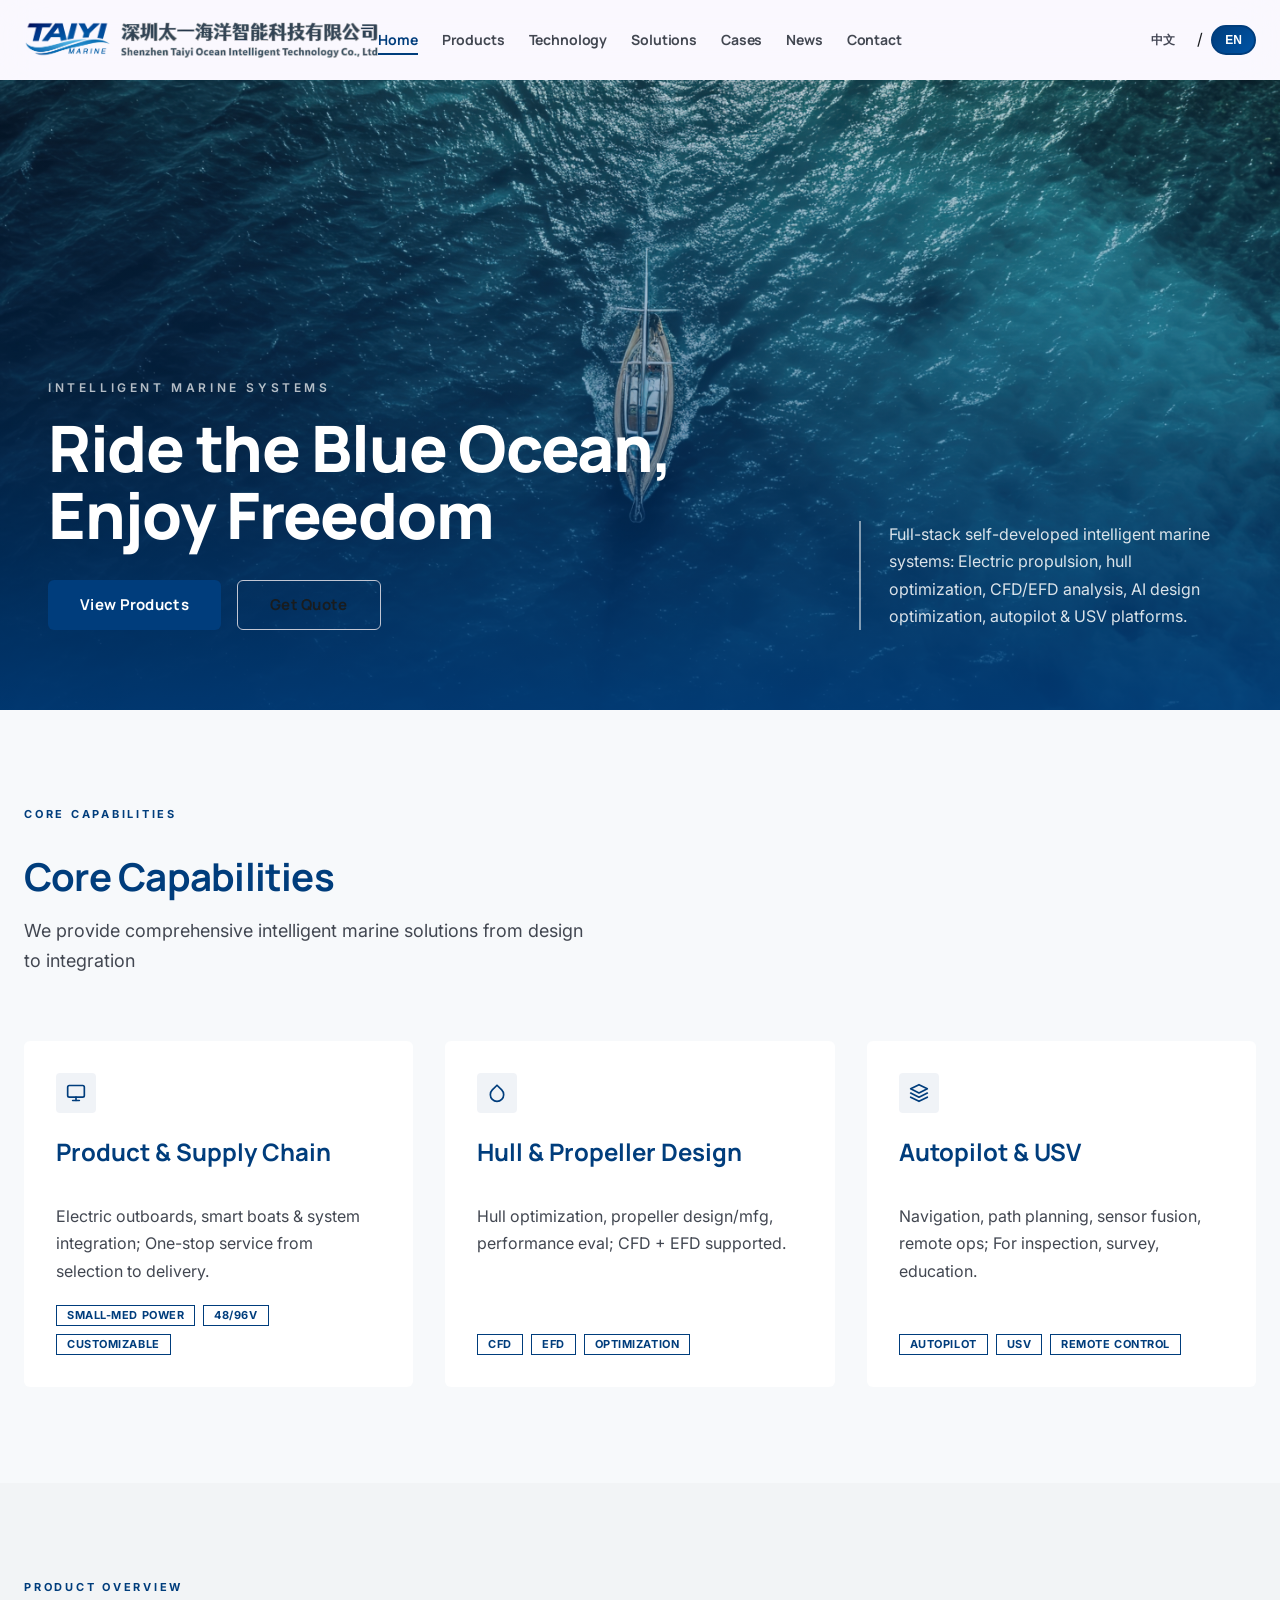
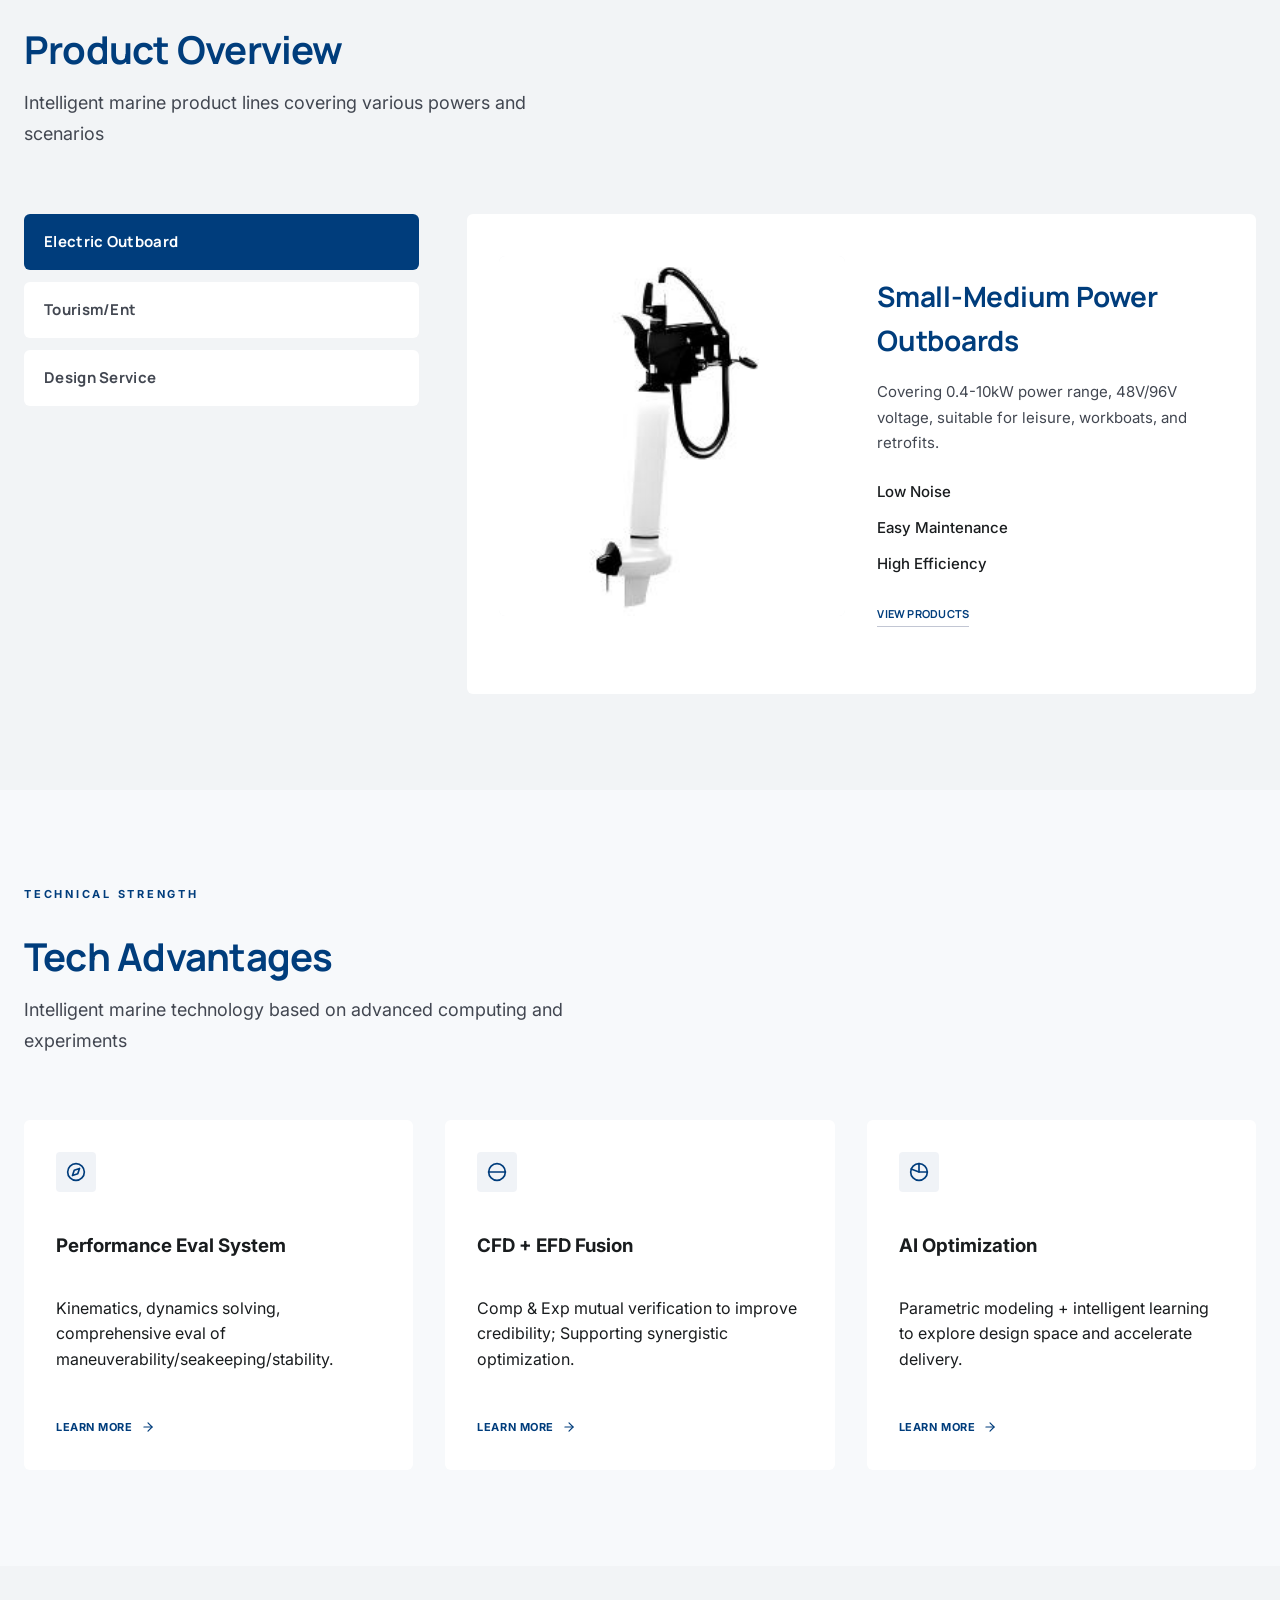
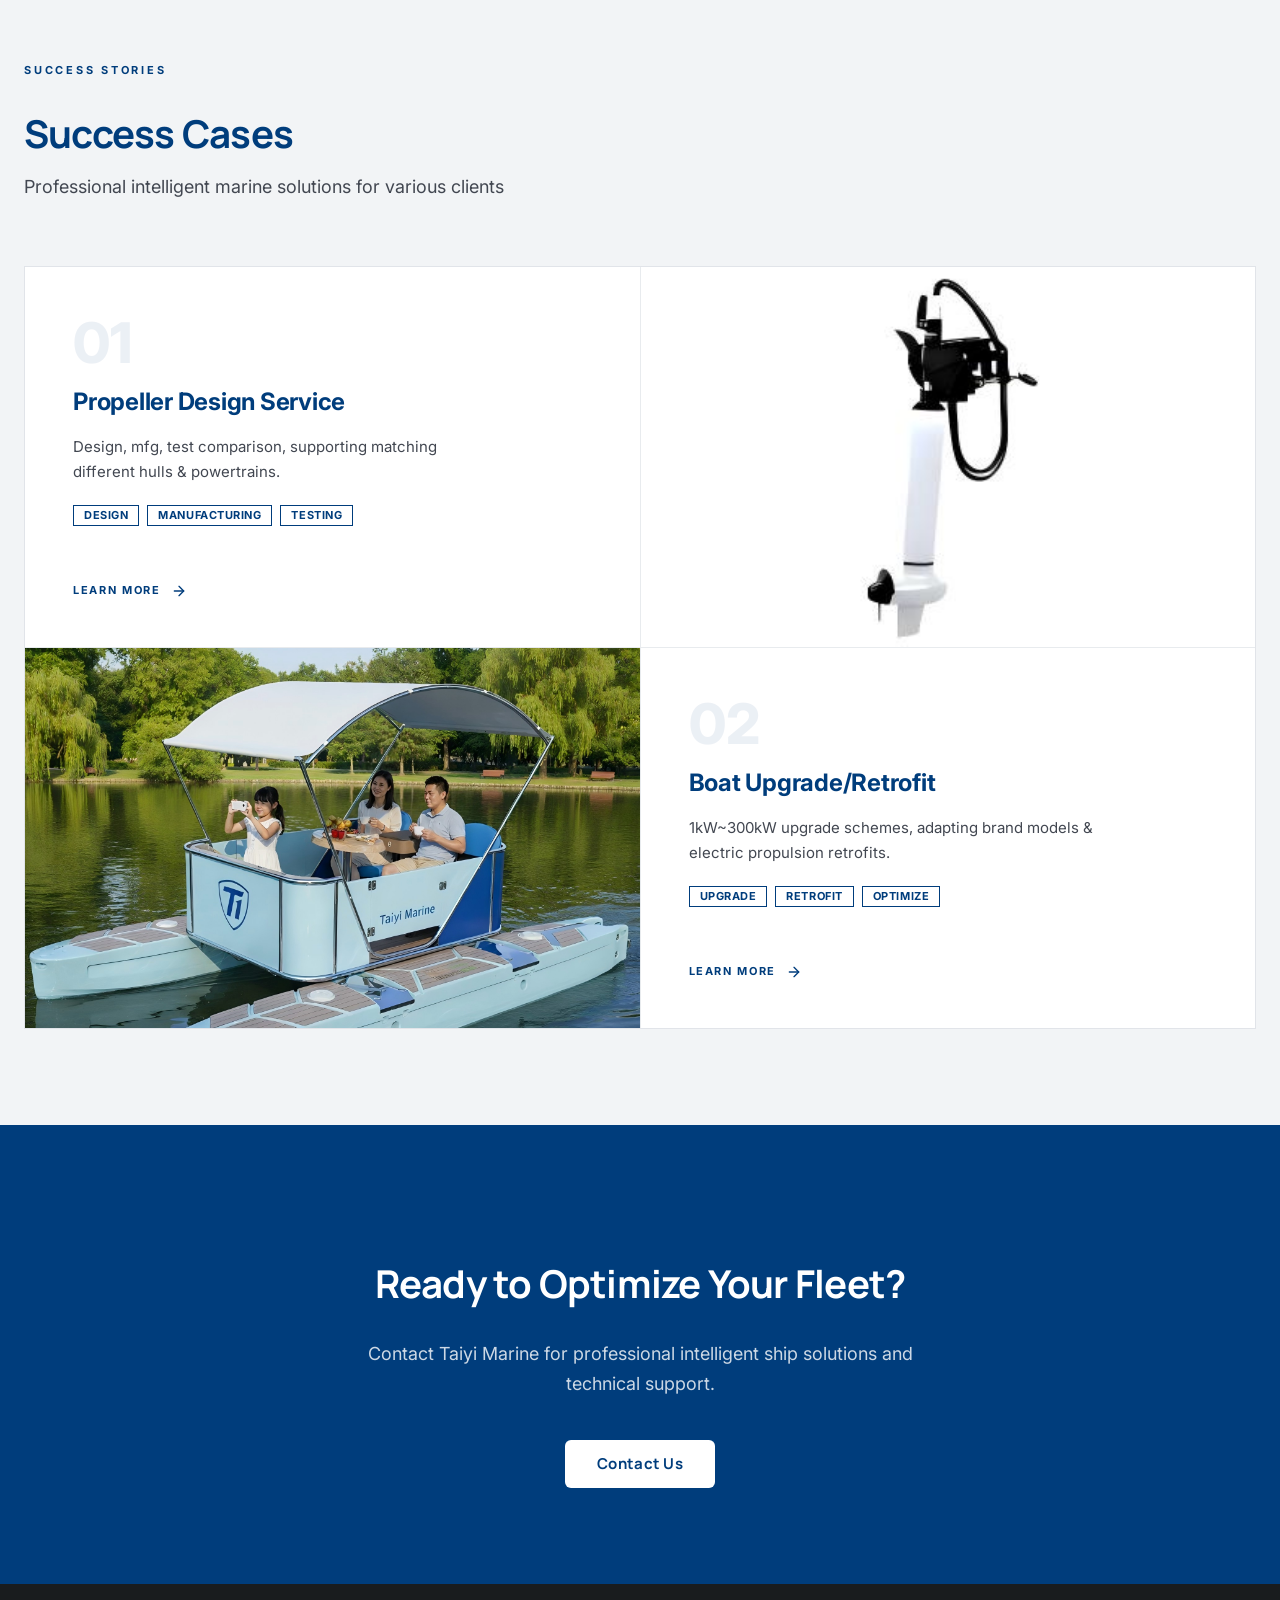
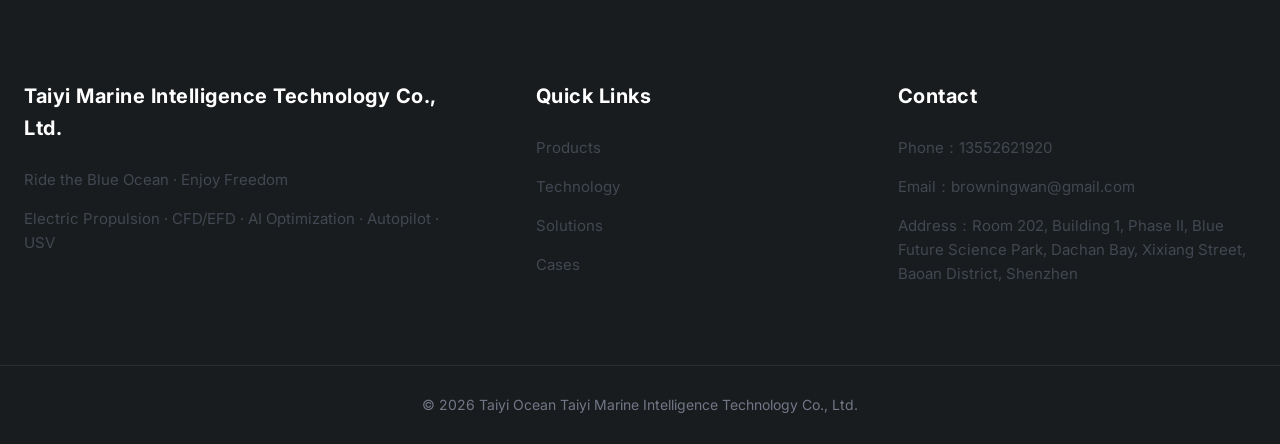
<file: index.html>
<!DOCTYPE html>
<html lang="zh-CN">
<head>
  <meta charset="UTF-8"/>
  <meta name="viewport" content="width=device-width, initial-scale=1.0"/>
  <title>太一海洋 · 智能船舶系统</title>
  <link rel="preconnect" href="https://fonts.googleapis.com">
  <link rel="preconnect" href="https://fonts.gstatic.com" crossorigin>
  <link href="https://fonts.googleapis.com/css2?family=Inter:wght@300;400;500;600&family=Manrope:wght@400;600;700;800&display=swap" rel="stylesheet">
  <link rel="stylesheet" href="assets/styles.css"/>
</head>
<body>

<!-- 导航栏 -->
<header class="nav">
  <div class="wrap">
    <a class="brand" href="index.html" data-nav>
      <span>
        <img src="assets/images/logo.png" alt="TAIYI MARINE" class="brand-logo-img">
      </span>
      <span>
        <img src="assets/images/company-name.png" alt="TAIYI MARINE" class="brand-logo-img">
      </span>
    </a>

    <nav class="navlinks" aria-label="主导航">
      <a href="index.html" class="active" data-nav data-translate="nav-home">首页</a>
      <a href="products.html" data-nav data-translate="nav-products">产品</a>
      <a href="technology.html" data-nav data-translate="nav-technology">技术优势</a>
      <a href="solutions.html" data-nav data-translate="nav-solutions">解决方案</a>
      <a href="cases.html" data-nav data-translate="nav-cases">案例</a>
      <a href="news.html" data-nav data-translate="nav-news">新闻</a>
      <a href="contact.html" data-nav data-translate="nav-contact">联系我们</a>
    </nav>

    <div class="navcta">
      <!-- 语言切换器 -->
      <div class="lang-switcher">
        <button class="lang-btn active" data-lang="zh">中文</button>
        <span>/</span>
        <button class="lang-btn" data-lang="en">EN</button>
      </div>
      <!-- 移动端菜单按钮 -->
      <button class="burger" aria-label="Toggle Menu">
        <svg viewBox="0 0 24 24" width="24" height="24" stroke="currentColor" stroke-width="2" fill="none" stroke-linecap="round" stroke-linejoin="round"><line x1="3" y1="12" x2="21" y2="12"></line><line x1="3" y1="6" x2="21" y2="6"></line><line x1="3" y1="18" x2="21" y2="18"></line></svg>
      </button>
    </div>
  </div>

  <div class="mobile" data-mobile>
    <div class="row">
      <a href="index.html" data-nav data-translate="nav-home">首页</a>
      <a href="products.html" data-nav data-translate="nav-products">产品</a>
      <a href="technology.html" data-nav data-translate="nav-technology">技术优势</a>
      <a href="solutions.html" data-nav data-translate="nav-solutions">解决方案</a>
      <a href="cases.html" data-nav data-translate="nav-cases">案例</a>
      <a href="news.html" data-nav data-translate="nav-news">新闻</a>
      <a href="contact.html" data-nav data-translate="nav-contact">联系我们</a>
    </div>
  </div>
</header>

<main id="main">
  <!-- Hero区域 -->
  <section class="hero">
    <div class="hero__bg">
      <img src="assets/images/index.jpg" alt="智能船舶" data-translate-alt="home-hero-img-alt">
    </div>
    <div class="hero__content">
      <div>
        <span class="hero__kicker" data-translate="home-kicker">智能船舶系统</span>
        <h1 data-translate="home-title">驰骋蓝海，智享自由</h1>
        <div class="actions">
          <a class="btn primary" href="products.html" data-nav data-translate="btn-view-products">查看产品</a>
          <a class="btn ghost" href="contact.html" data-nav data-translate="btn-get-quote">获取方案</a>
        </div>
      </div>
      <p class="hero__desc" data-translate="home-subtitle">
        全栈自研智能船舶系统：电动推进、船型优化、CFD/EFD分析、AI设计优化、自动驾驶与无人船平台。
        为您提供从产品到技术再到解决方案的一体化专业服务。
      </p>
    </div>
  </section>

  <!-- 核心能力 -->
  <section class="section">
    <div class="container">
      <div class="header reveal">
        <span class="kicker" data-translate="home-capabilities-kicker">Core Capabilities</span>
        <h2 data-translate="home-capabilities">核心能力</h2>
        <p data-translate="home-capabilities-desc">我们提供从产品设计到系统集成的全方位智能船舶解决方案</p>
      </div>

      <div class="grid3">
        <div class="card reveal">
          <div class="card-icon">
            <svg viewBox="0 0 24 24" fill="none" stroke="currentColor" stroke-width="2" stroke-linecap="round" stroke-linejoin="round"><rect x="2" y="3" width="20" height="14" rx="2" ry="2"></rect><line x1="8" y1="21" x2="16" y2="21"></line><line x1="12" y1="17" x2="12" y2="21"></line></svg>
          </div>
          <h3 data-translate="home-cap-1">产品与供应链</h3>
          <p data-translate="home-cap-1-desc">电动外机、智能船艇与系统集成；提供从选型、适配到交付的一站式服务。</p>
          <div class="badges">
            <span class="badge" data-translate="home-cap-1-badge-1">中小功率</span>
            <span class="badge" data-translate="home-cap-1-badge-2">48/96V</span>
            <span class="badge" data-translate="home-cap-1-badge-3">可定制</span>
          </div>
        </div>
        <div class="card reveal">
          <div class="card-icon">
            <svg viewBox="0 0 24 24" fill="none" stroke="currentColor" stroke-width="2" stroke-linecap="round" stroke-linejoin="round"><path d="M12 2.69l5.66 5.66a8 8 0 1 1-11.31 0z"></path></svg>
          </div>
          <h3 data-translate="home-cap-2">船体/螺旋桨设计</h3>
          <p data-translate="home-cap-2-desc">船型优化、螺旋桨设计/制造、性能评估；CFD + EFD 支撑可量化指标。</p>
          <div class="badges">
            <span class="badge" data-translate="home-cap-2-badge-1">CFD</span>
            <span class="badge" data-translate="home-cap-2-badge-2">EFD</span>
            <span class="badge" data-translate="home-cap-2-badge-3">优化设计</span>
          </div>
        </div>
        <div class="card reveal">
          <div class="card-icon">
            <svg viewBox="0 0 24 24" fill="none" stroke="currentColor" stroke-width="2" stroke-linecap="round" stroke-linejoin="round"><polygon points="12 2 2 7 12 12 22 7 12 2"></polygon><polyline points="2 17 12 22 22 17"></polyline><polyline points="2 12 12 17 22 12"></polyline></svg>
          </div>
          <h3 data-translate="home-cap-3">自动驾驶与无人船</h3>
          <p data-translate="home-cap-3-desc">导航、路径规划、多传感器融合、远程运维；适用于巡检、测绘、教学展示。</p>
          <div class="badges">
            <span class="badge" data-translate="home-cap-3-badge-1">Autopilot</span>
            <span class="badge" data-translate="home-cap-3-badge-2">USV</span>
            <span class="badge" data-translate="home-cap-3-badge-3">远程控制</span>
          </div>
        </div>
      </div>
    </div>
  </section>

  <!-- 产品概览 -->
  <section class="section alt">
    <div class="container">
      <div class="header reveal">
        <span class="kicker" data-translate="home-products-kicker">Product Overview</span>
        <h2 data-translate="home-products">产品概览</h2>
        <p data-translate="home-products-desc">覆盖电动推进、文旅船艇与设计服务的完整产品线</p>
      </div>

      <div class="product-showcase" data-tabs>
        <!-- 左侧：Tab 按钮 -->
        <div class="product-showcase-nav reveal">
          <div class="product-tab tab active" data-translate="products-tab-outboard">
            <span class="tab-number">01</span>
            <span>电动外机</span>
            <svg viewBox="0 0 24 24"><path d="M13 2L3 14h9l-1 8 10-12h-9l1-8z"></path></svg>
          </div>
          <div class="product-tab tab" data-translate="products-tab-tourism">
            <span class="tab-number">02</span>
            <span>文旅/娱乐</span>
            <svg viewBox="0 0 24 24"><path d="M2 21l2-2 16-6-6-16-16 6-2 2"></path><path d="M13 13l5 5"></path></svg>
          </div>
          <div class="product-tab tab" data-translate="products-tab-design">
            <span class="tab-number">03</span>
            <span>设计服务</span>
            <svg viewBox="0 0 24 24"><path d="M2 12h20"></path><path d="M2 12c0-5.5 4.5-10 10-10s10 4.5 10 10"></path><path d="M2 12c0 5.5 4.5 10 10 10s10-4.5 10-10"></path></svg>
          </div>
        </div>

        <!-- 右侧：内容面板 -->
        <div class="tabpanels product-showcase-panels reveal">
          <!-- 面板 1：电动外机 -->
          <div class="panel active">
            <div class="product-panel-inner">
              <div class="product-panel-media">
                <img src="assets/images/中小功率船舶电动舷外机.jpg" alt="电动舷外机">
              </div>
              <div class="product-panel-content">
                <h3 data-translate="products-outboard-title">中小功率电动外机</h3>
                <p data-translate="products-outboard-desc">覆盖 0.4-10kW 功率范围，支持 48V/96V 电压，适用于休闲船、工作艇、改造升级等多种场景。</p>
                <ul class="product-panel-features">
                  <li data-translate="products-outboard-badge-1"><span class="feature-check"><svg viewBox="0 0 24 24"><polyline points="20 6 9 17 4 12"></polyline></svg></span>低噪</li>
                  <li data-translate="products-outboard-badge-2"><span class="feature-check"><svg viewBox="0 0 24 24"><polyline points="20 6 9 17 4 12"></polyline></svg></span>易维护</li>
                  <li data-translate="products-outboard-badge-3"><span class="feature-check"><svg viewBox="0 0 24 24"><polyline points="20 6 9 17 4 12"></polyline></svg></span>高效率</li>
                </ul>
                <a class="product-panel-link" href="products.html" data-nav data-translate="btn-view-products">
                  查看产品
                  <svg viewBox="0 0 24 24"><line x1="7" y1="17" x2="17" y2="7"></line><polyline points="7 7 17 7 17 17"></polyline></svg>
                </a>
              </div>
            </div>
          </div>

          <!-- 面板 2：文旅船 -->
          <div class="panel">
            <div class="product-panel-inner">
              <div class="product-panel-media">
                <img src="assets/images/智能文旅船.png" alt="文旅船">
              </div>
              <div class="product-panel-content">
                <h3 data-translate="products-tourism-title">文旅船艇解决方案</h3>
                <p data-translate="products-tourism-desc">低功率慢行文旅船：续航长、稳定性强；高速娱乐船：体验感强，支持智能驾驶辅助。</p>
                <ul class="product-panel-features">
                  <li data-translate="products-tourism-badge-1"><span class="feature-check"><svg viewBox="0 0 24 24"><polyline points="20 6 9 17 4 12"></polyline></svg></span>文旅运营</li>
                  <li data-translate="products-tourism-badge-2"><span class="feature-check"><svg viewBox="0 0 24 24"><polyline points="20 6 9 17 4 12"></polyline></svg></span>体验场景</li>
                  <li data-translate="products-tourism-badge-3"><span class="feature-check"><svg viewBox="0 0 24 24"><polyline points="20 6 9 17 4 12"></polyline></svg></span>系统集成</li>
                </ul>
                <a class="product-panel-link" href="products.html" data-nav data-translate="btn-view-products">
                  查看产品
                  <svg viewBox="0 0 24 24"><line x1="7" y1="17" x2="17" y2="7"></line><polyline points="7 7 17 7 17 17"></polyline></svg>
                </a>
              </div>
            </div>
          </div>

          <!-- 面板 3：设计服务 -->
          <div class="panel">
            <div class="product-panel-inner">
              <div class="product-panel-media">
                <img src="assets/images/设计服务流程图.png" alt="设计服务">
              </div>
              <div class="product-panel-content">
                <h3 data-translate="products-design-title">船体优化 &amp; 螺旋桨设计</h3>
                <p data-translate="products-design-desc">输入船体图纸/性能需求，输出螺旋桨与三电配置方案；支持 CFD、EFD 验证闭环。</p>
                <ul class="product-panel-features">
                  <li data-translate="products-design-badge-1"><span class="feature-check"><svg viewBox="0 0 24 24"><polyline points="20 6 9 17 4 12"></polyline></svg></span>阻力/兴波</li>
                  <li data-translate="products-design-badge-2"><span class="feature-check"><svg viewBox="0 0 24 24"><polyline points="20 6 9 17 4 12"></polyline></svg></span>操纵性</li>
                  <li data-translate="products-design-badge-3"><span class="feature-check"><svg viewBox="0 0 24 24"><polyline points="20 6 9 17 4 12"></polyline></svg></span>效率提升</li>
                </ul>
                <a class="product-panel-link" href="cases.html" data-nav data-translate="btn-view-cases">
                  查看案例
                  <svg viewBox="0 0 24 24"><line x1="7" y1="17" x2="17" y2="7"></line><polyline points="7 7 17 7 17 17"></polyline></svg>
                </a>
              </div>
            </div>
          </div>
        </div>
      </div>
    </div>
  </section>

  <!-- 技术优势 -->
  <section class="section">
    <div class="container">
      <div class="header reveal">
        <span class="kicker" data-translate="home-tech-kicker">Technical Strength</span>
        <h2 data-translate="home-tech">技术优势</h2>
        <p data-translate="home-tech-desc">基于先进计算与实验方法的智能船舶技术</p>
      </div>

      <div class="grid3">
        <div class="card-glow reveal">
          <div class="card-icon" style="background: rgba(0, 61, 124, 0.06); color: var(--primary);">
            <svg viewBox="0 0 24 24" fill="none" stroke="currentColor" stroke-width="2" stroke-linecap="round" stroke-linejoin="round"><circle cx="12" cy="12" r="10"></circle><polygon points="16.24 7.76 14.12 14.12 7.76 16.24 9.88 9.88 16.24 7.76"></polygon></svg>
          </div>
          <h3 data-translate="home-tech-1">性能评估系统</h3>
          <p data-translate="home-tech-1-desc">船舶运动学、动力学求解，操纵性/耐波性/稳定性/快速性综合评估。</p>
          <div style="margin-top: var(--space-6);">
            <a href="technology.html" data-nav style="color: var(--primary); font-weight: 700; display: inline-flex; align-items: center; gap: var(--space-2); font-size: 11px; letter-spacing: 0.05em; text-transform: uppercase;">
              <span data-translate="btn-learn-more">查看技术详情</span>
              <svg width="14" height="14" viewBox="0 0 24 24" fill="none" stroke="currentColor" stroke-width="2" stroke-linecap="round" stroke-linejoin="round"><line x1="5" y1="12" x2="19" y2="12"></line><polyline points="12 5 19 12 12 19"></polyline></svg>
            </a>
          </div>
        </div>
        <div class="card-glow reveal">
          <div class="card-icon" style="background: rgba(0, 61, 124, 0.06); color: var(--primary);">
            <svg viewBox="0 0 24 24" fill="none" stroke="currentColor" stroke-width="2" stroke-linecap="round" stroke-linejoin="round"><path d="M2 12h20"></path><path d="M2 12c0-5.5 4.5-10 10-10s10 4.5 10 10"></path><path d="M2 12c0 5.5 4.5 10 10 10s10-4.5 10-10"></path></svg>
          </div>
          <h3 data-translate="home-tech-2">CFD + EFD 融合</h3>
          <p data-translate="home-tech-2-desc">计算与实验互证，提升预测可信度；支撑外形、桨叶、控制面协同优化。</p>
          <div style="margin-top: var(--space-6);">
            <a href="technology.html" data-nav style="color: var(--primary); font-weight: 700; display: inline-flex; align-items: center; gap: var(--space-2); font-size: 11px; letter-spacing: 0.05em; text-transform: uppercase;">
              <span data-translate="btn-learn-more">查看技术详情</span>
              <svg width="14" height="14" viewBox="0 0 24 24" fill="none" stroke="currentColor" stroke-width="2" stroke-linecap="round" stroke-linejoin="round"><line x1="5" y1="12" x2="19" y2="12"></line><polyline points="12 5 19 12 12 19"></polyline></svg>
            </a>
          </div>
        </div>
        <div class="card-glow reveal">
          <div class="card-icon" style="background: rgba(0, 61, 124, 0.06); color: var(--primary);">
            <svg viewBox="0 0 24 24" fill="none" stroke="currentColor" stroke-width="2" stroke-linecap="round" stroke-linejoin="round"><path d="M12 2a10 10 0 1 0 10 10H12V2z"></path><path d="M12 2a10 10 0 0 1 10 10"></path><path d="M12 12L2.5 8.5"></path></svg>
          </div>
          <h3 data-translate="home-tech-3">AI 优化设计</h3>
          <p data-translate="home-tech-3-desc">参数化建模 + 智能学习，快速探索设计空间，加速从方案到落地。</p>
          <div style="margin-top: var(--space-6);">
            <a href="technology.html" data-nav style="color: var(--primary); font-weight: 700; display: inline-flex; align-items: center; gap: var(--space-2); font-size: 11px; letter-spacing: 0.05em; text-transform: uppercase;">
              <span data-translate="btn-learn-more">查看技术详情</span>
              <svg width="14" height="14" viewBox="0 0 24 24" fill="none" stroke="currentColor" stroke-width="2" stroke-linecap="round" stroke-linejoin="round"><line x1="5" y1="12" x2="19" y2="12"></line><polyline points="12 5 19 12 12 19"></polyline></svg>
            </a>
          </div>
        </div>
      </div>
    </div>
  </section>

  <!-- 成功案例 -->
  <section class="section alt">
    <div class="container">
      <div class="header reveal">
        <span class="kicker" data-translate="home-cases-kicker">Success Stories</span>
        <h2 data-translate="home-cases">成功案例</h2>
        <p data-translate="home-cases-desc">我们为各类客户提供专业的智能船舶解决方案</p>
      </div>

      <div class="solution-grid reveal">
        <div class="solution-cell">
          <div>
            <div class="solution-cell__num">01</div>
            <h3 class="solution-cell__title" data-translate="home-case-1">螺旋桨设计服务</h3>
            <p class="solution-cell__desc" data-translate="home-case-1-desc">设计、制造、测试对比，支持匹配不同船体与动力系统。</p>
            <div class="badges">
              <span class="badge" data-translate="home-case-1-badge-1">设计</span>
              <span class="badge" data-translate="home-case-1-badge-2">制造</span>
              <span class="badge" data-translate="home-case-1-badge-3">测试</span>
            </div>
          </div>
          <a class="solution-cell__link" href="cases.html" data-nav>
            <span data-translate="btn-learn-more">查看详情</span>
            <svg viewBox="0 0 24 24" fill="none" stroke="currentColor" stroke-width="2" stroke-linecap="round" stroke-linejoin="round"><line x1="5" y1="12" x2="19" y2="12"></line><polyline points="12 5 19 12 12 19"></polyline></svg>
          </a>
        </div>
        <div class="solution-cell solution-cell--image">
          <img src="assets/images/中小功率船舶电动舷外机.jpg" alt="螺旋桨设计">
        </div>
        <div class="solution-cell solution-cell--image">
          <img src="assets/images/智能文旅船.png" alt="船艇升级">
        </div>
        <div class="solution-cell">
          <div>
            <div class="solution-cell__num">02</div>
            <h3 class="solution-cell__title" data-translate="home-case-2">船艇升级/改造</h3>
            <p class="solution-cell__desc" data-translate="home-case-2-desc">1kW~300kW 方案升级，适配品牌船型与电推进系统改造。</p>
            <div class="badges">
              <span class="badge" data-translate="home-case-2-badge-1">升级</span>
              <span class="badge" data-translate="home-case-2-badge-2">改造</span>
              <span class="badge" data-translate="home-case-2-badge-3">优化</span>
            </div>
          </div>
          <a class="solution-cell__link" href="cases.html" data-nav>
            <span data-translate="btn-learn-more">查看详情</span>
            <svg viewBox="0 0 24 24" fill="none" stroke="currentColor" stroke-width="2" stroke-linecap="round" stroke-linejoin="round"><line x1="5" y1="12" x2="19" y2="12"></line><polyline points="12 5 19 12 12 19"></polyline></svg>
          </a>
        </div>
      </div>
    </div>
  </section>

  <!-- CTA区域 -->
  <section class="cta-section">
    <div class="container">
      <div class="cta-card reveal">
        <h2 data-translate="home-cta-title">准备好优化您的船队了吗？</h2>
        <p data-translate="home-cta-desc">联系太一海洋，获取专业的智能船舶解决方案与技术支持。</p>
        <a class="btn" href="contact.html" data-nav data-translate="btn-contact-us">立即咨询</a>
      </div>
    </div>
  </section>
</main>

<!-- 页脚 -->
<footer class="footer">
  <div class="cols">
    <div>
      <h4 data-translate="footer-company">深圳太一海洋智能科技有限公司</h4>
      <p data-translate="footer-slogan">驰骋蓝海 · 智享自由</p>
      <p data-translate="footer-desc">电动推进 · CFD/EFD · AI 优化 · 自动驾驶 · 无人船</p>
    </div>
    <div>
      <h4 data-translate="footer-quick">快速入口</h4>
      <p><a href="products.html" data-nav data-translate="nav-products">产品</a></p>
      <p><a href="technology.html" data-nav data-translate="nav-technology">技术优势</a></p>
      <p><a href="solutions.html" data-nav data-translate="nav-solutions">解决方案</a></p>
      <p><a href="cases.html" data-nav data-translate="nav-cases">案例</a></p>
    </div>
    <div>
      <h4 data-translate="footer-contact">联系</h4>
      <p><span data-translate="footer-phone">电话</span>：13552621920</p>
      <p><span data-translate="footer-email">邮箱</span>：browningwan@gmail.com</p>
      <p><span data-translate="footer-address">地址</span>：<span data-translate="footer-address-val">深圳市宝安区西乡街道蚝业社区大铲湾蓝色未来科技园二期1栋202</span></p>
    </div>
  </div>

  <div class="sub">
    <span>© <span id="y"></span> Taiyi Ocean <span data-translate="footer-company">深圳太一海洋智能科技有限公司</span></span>
  </div>
</footer>

<script src="assets/app.js"></script>
</body>
</html>
</file>
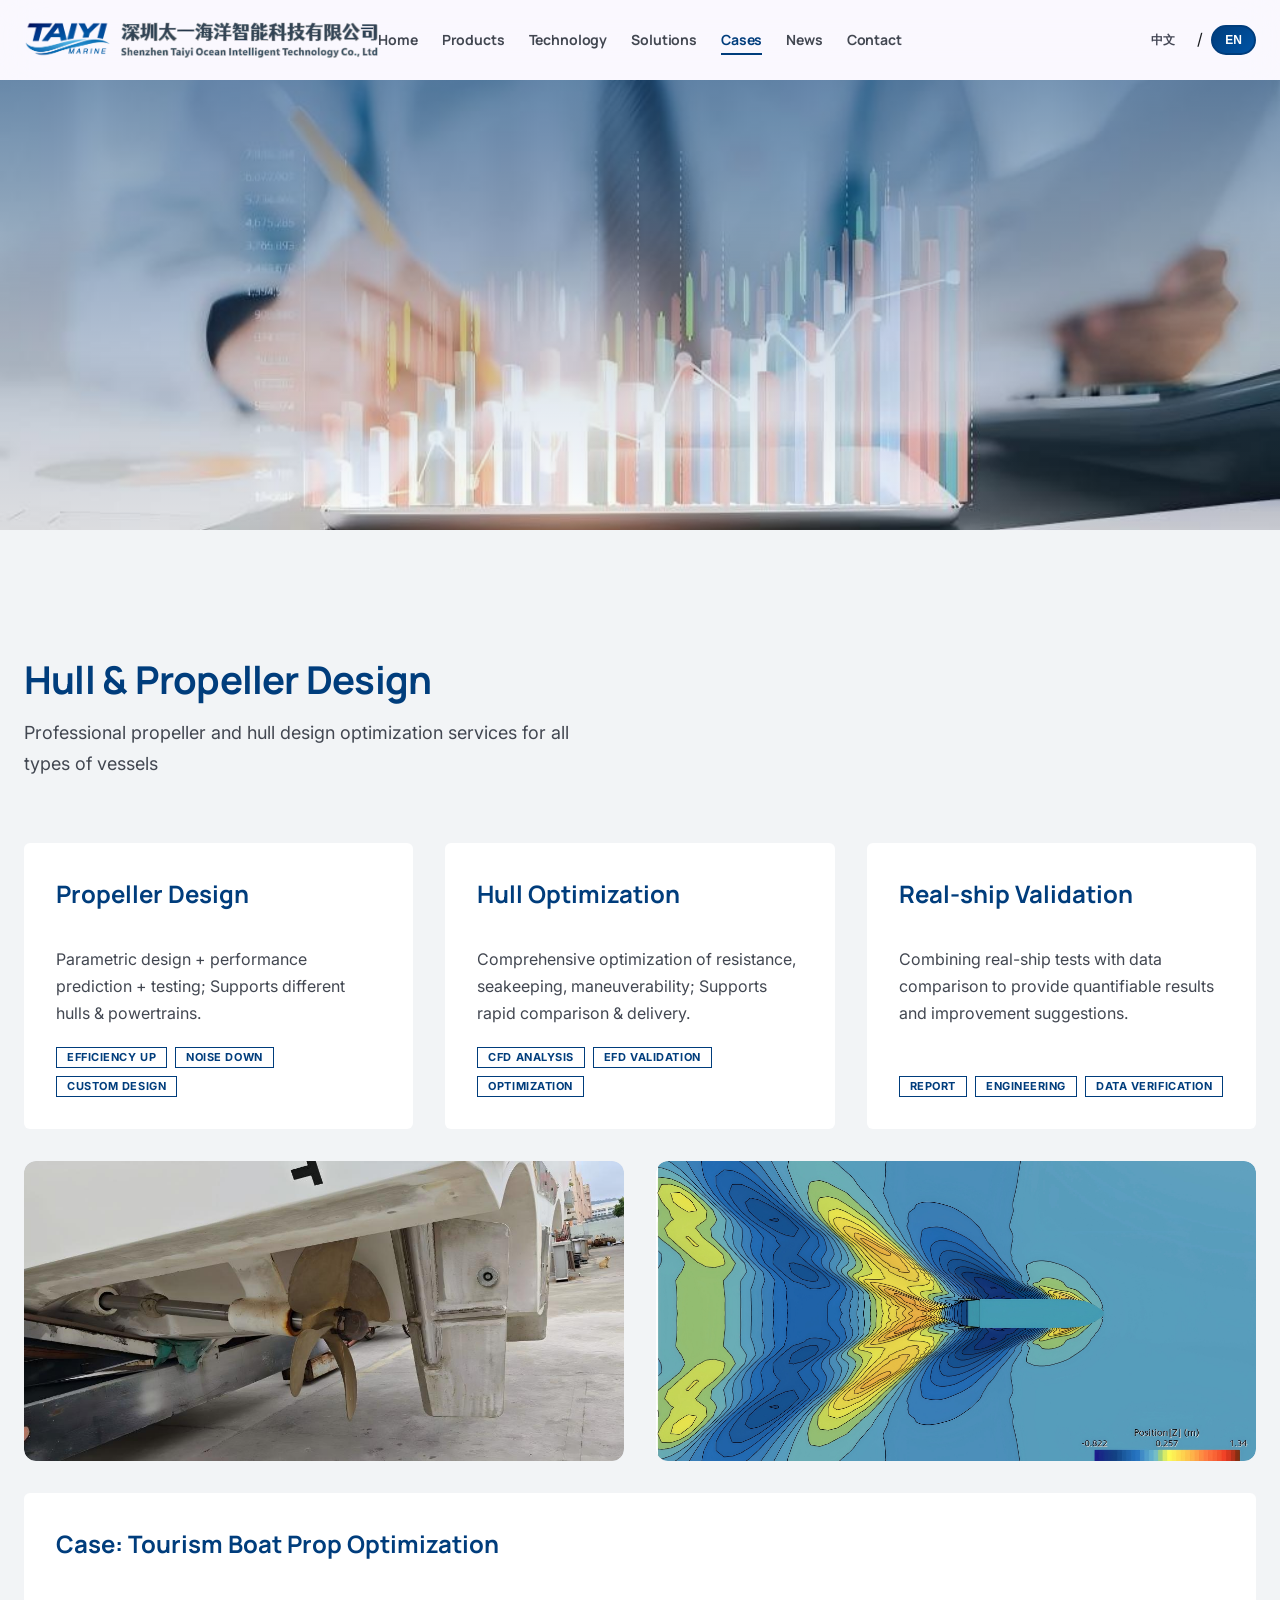
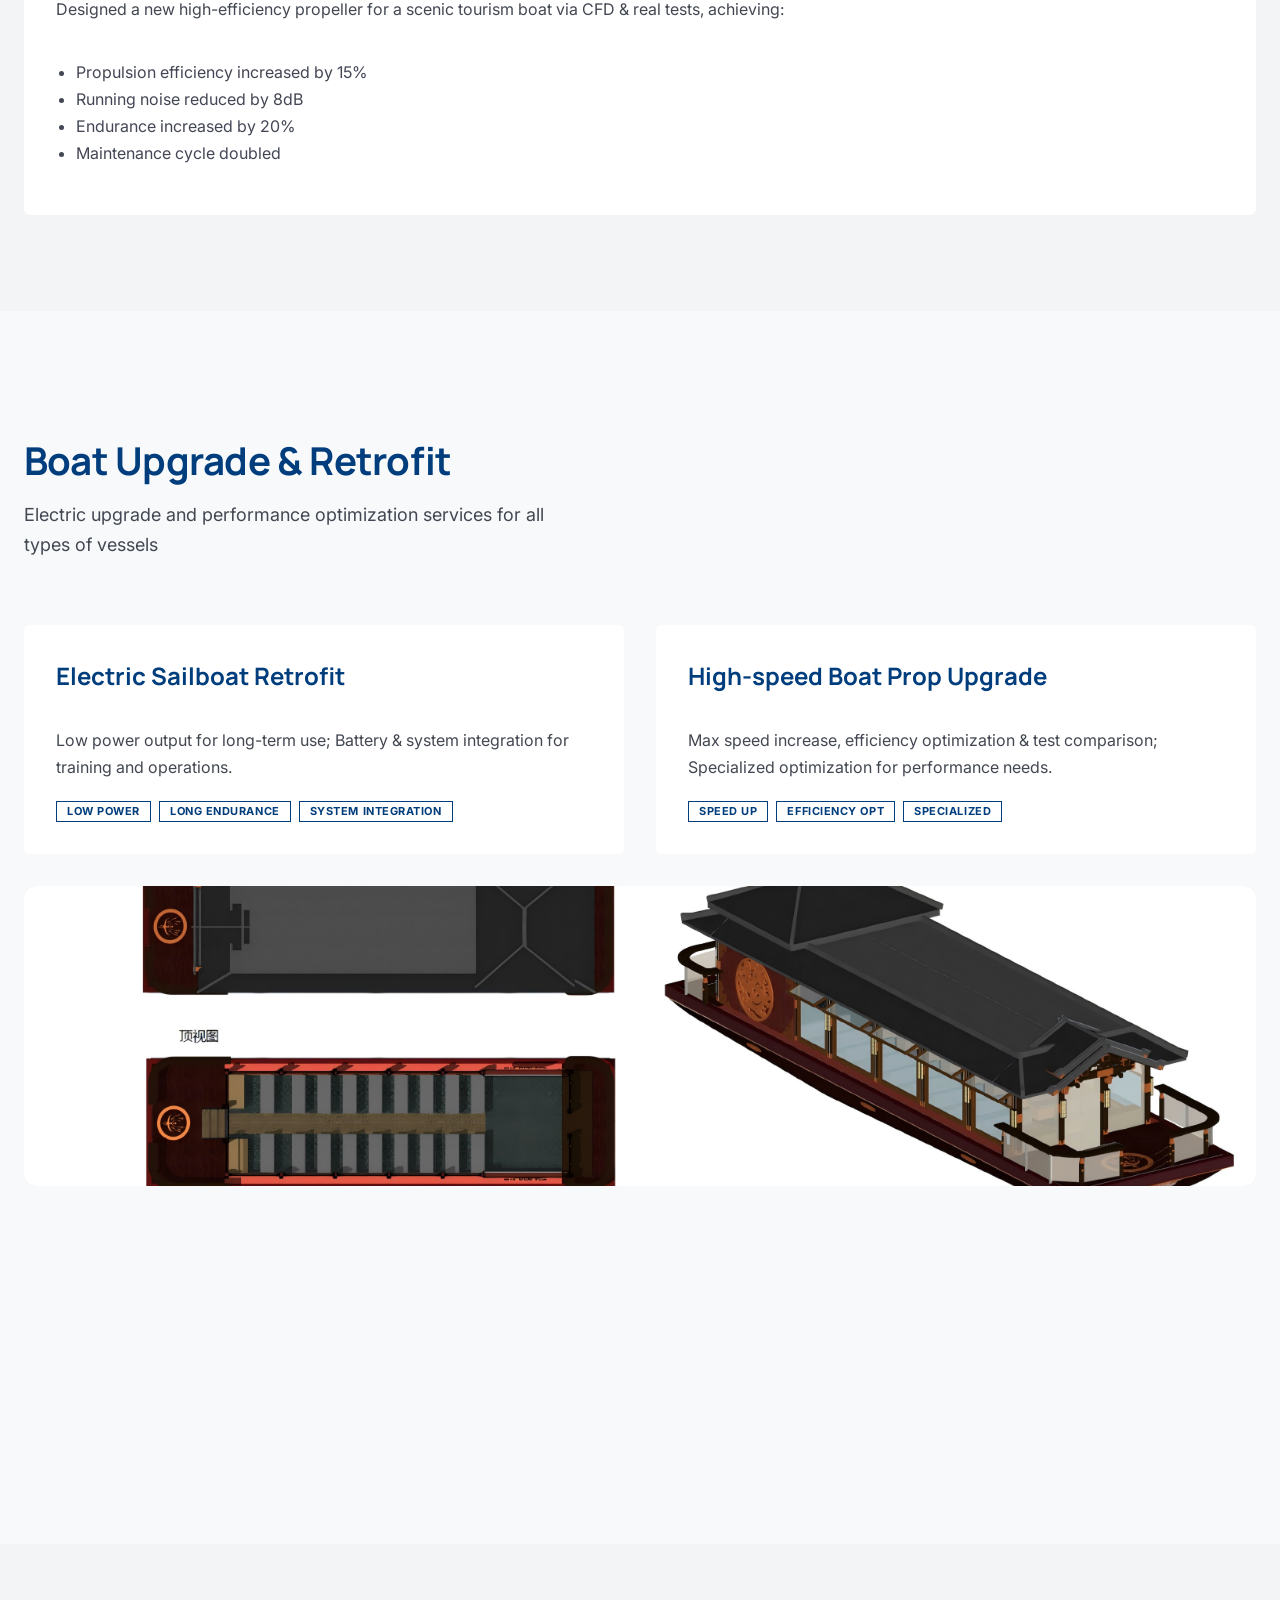
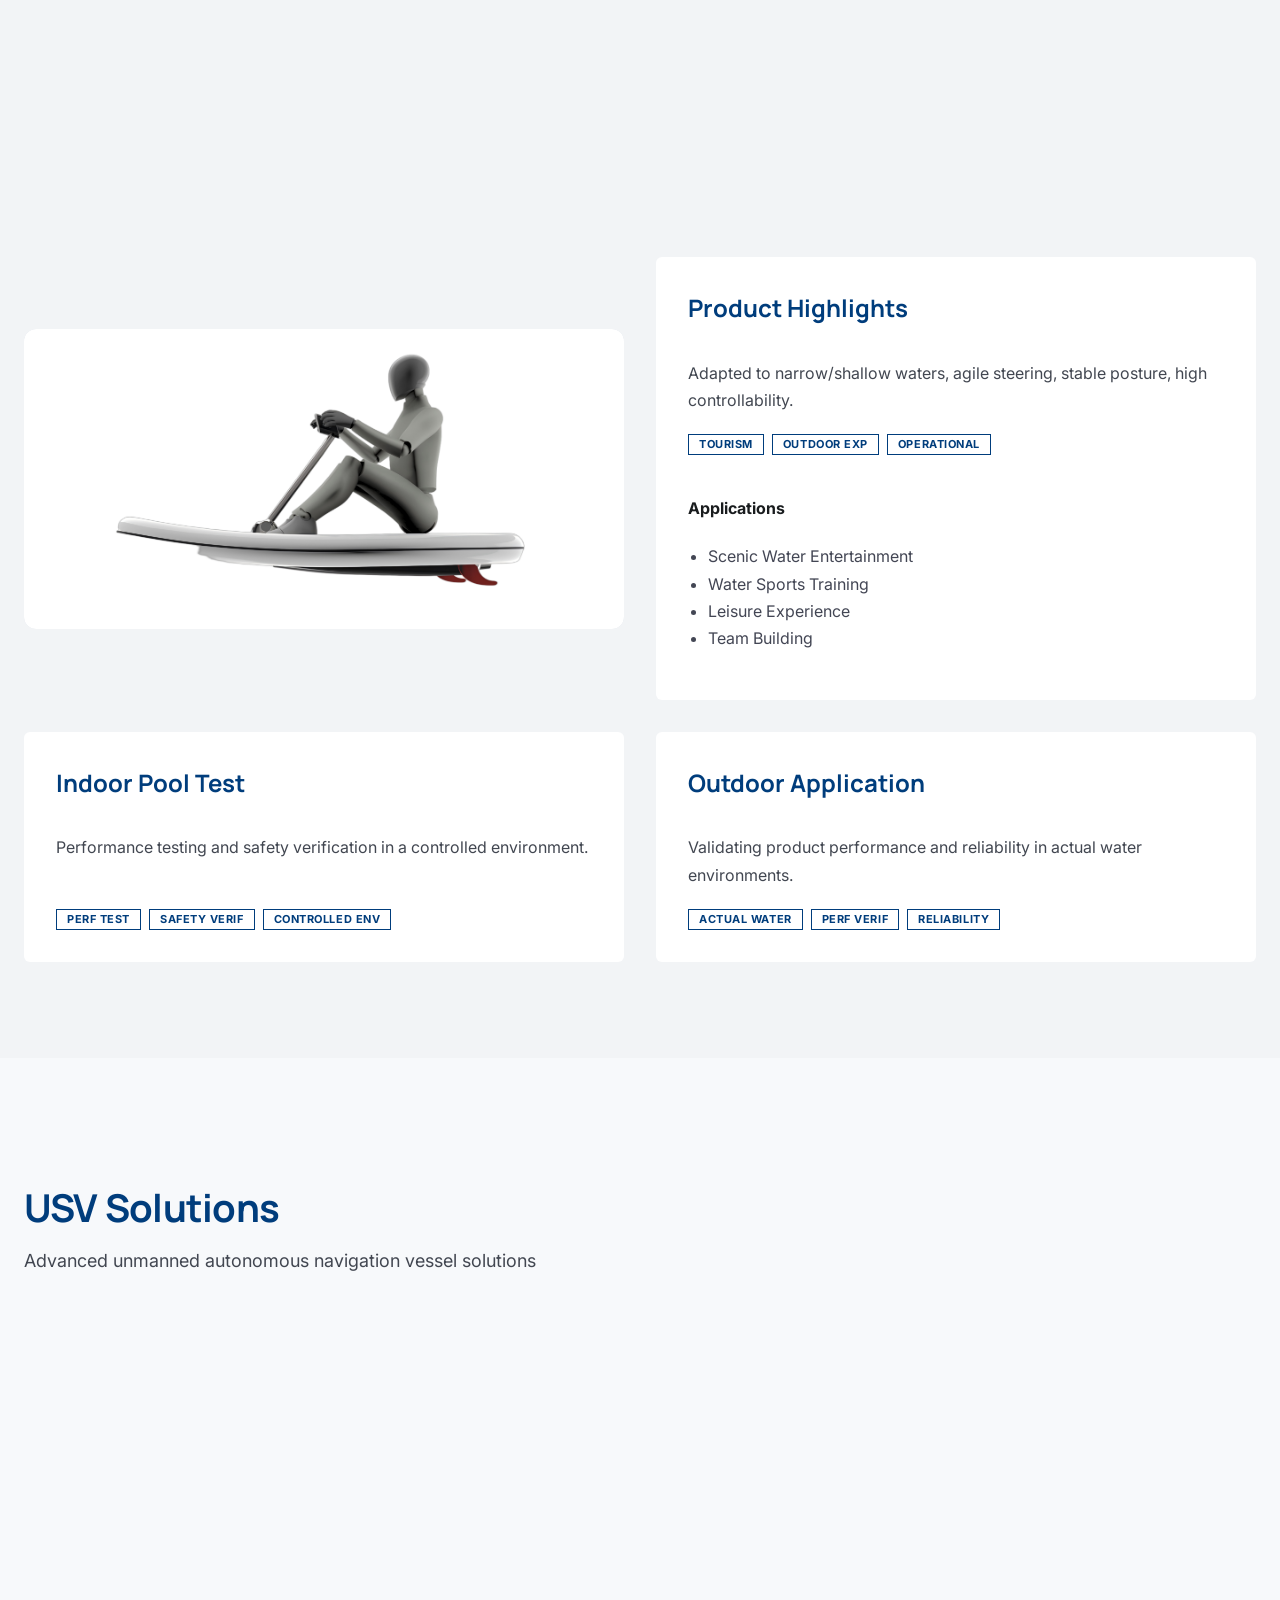
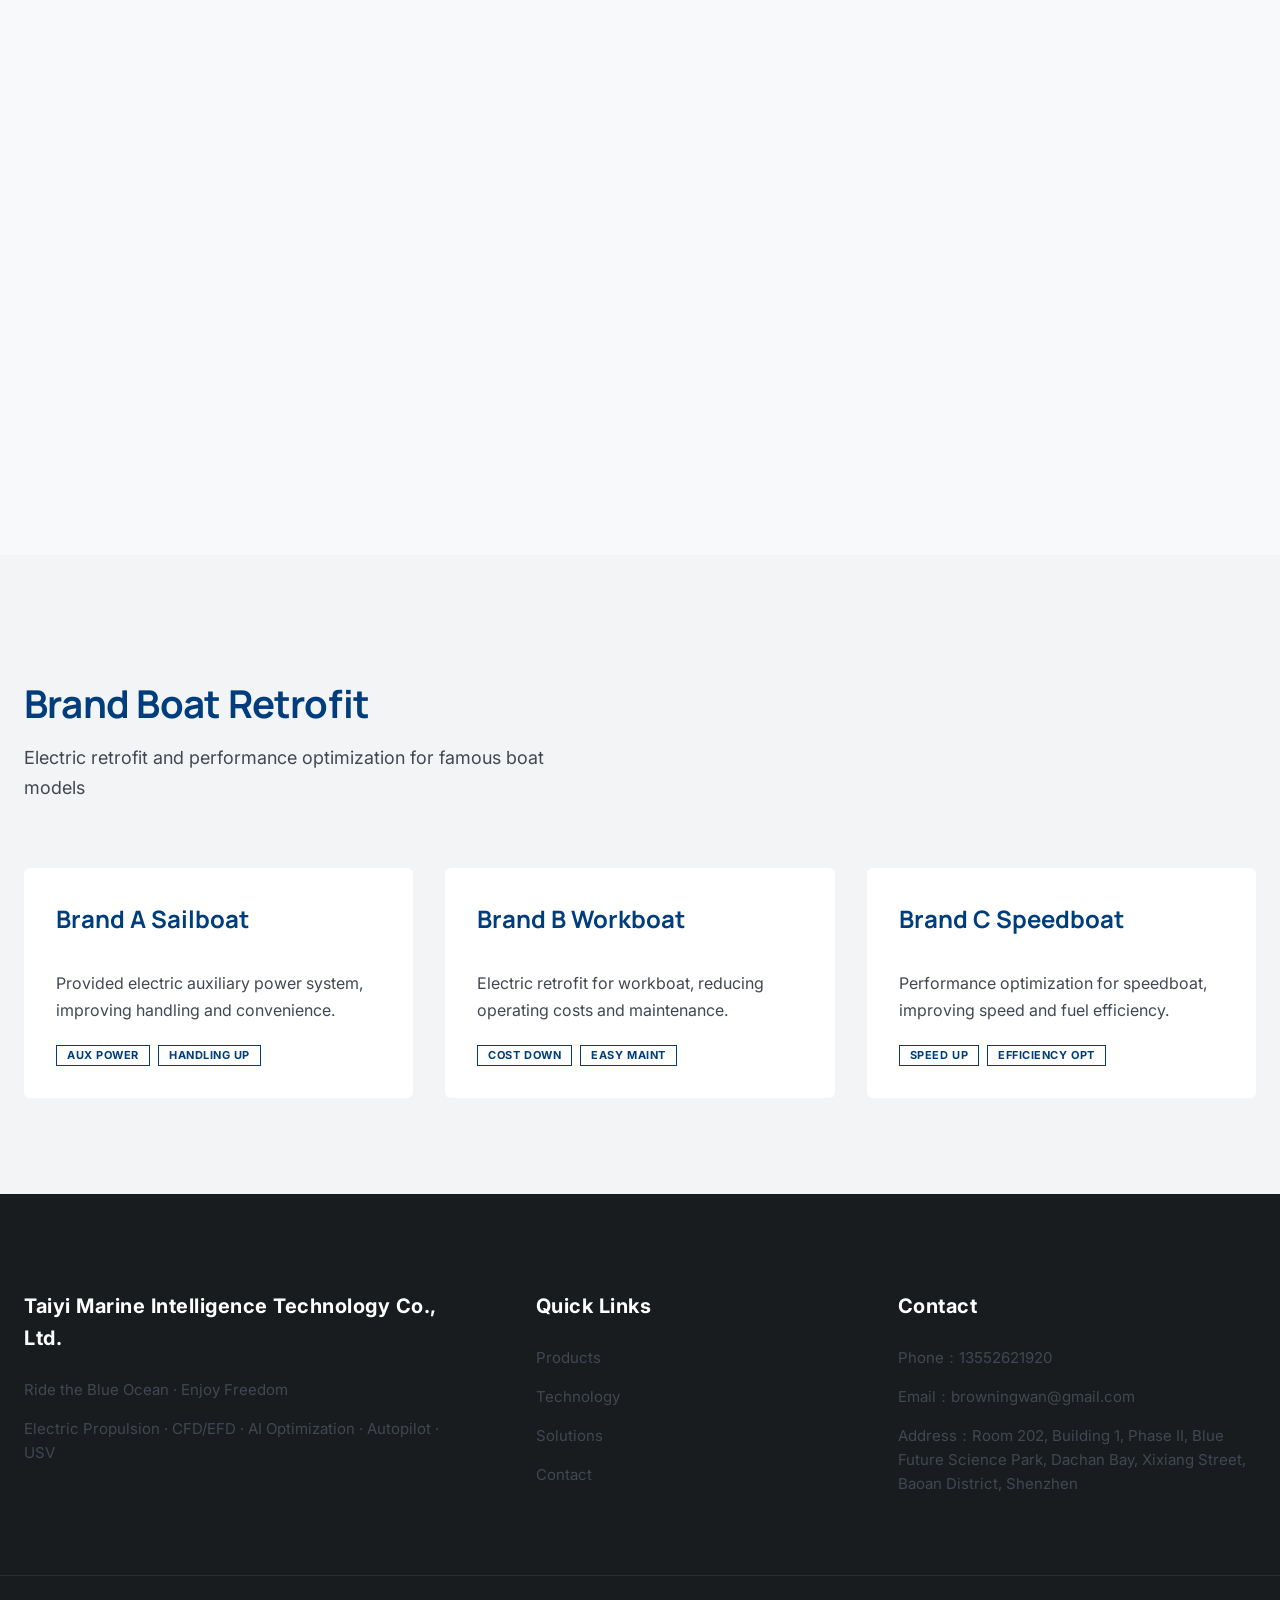
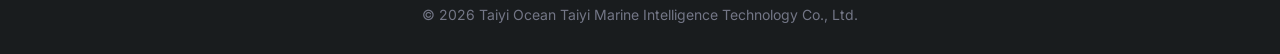
<file: cases.html>
<!DOCTYPE html>
<html lang="zh-CN">
<head>
  <meta charset="UTF-8"/>
  <meta name="viewport" content="width=device-width, initial-scale=1.0"/>
  <title>案例 · 太一海洋</title>
  <link rel="stylesheet" href="assets/styles.css"/>
</head>
<body>

<!-- 导航栏 -->
<header class="nav">
  <div class="wrap">
    <a class="brand" href="index.html" data-nav>
      <span>
        <img src="assets/images/logo.png" alt="TAIYI MARINE" class="brand-logo-img">
      </span>
      <span>
        <img src="assets/images/company-name.png" alt="TAIYI MARINE" class="brand-logo-img">
      </span>

    </a>

    <nav class="navlinks" aria-label="主导航">
      <a href="index.html" data-nav data-translate="nav-home">首页</a>
      <a href="products.html" data-nav data-translate="nav-products">产品</a>
      <a href="technology.html" data-nav data-translate="nav-technology">技术优势</a>
      <a href="solutions.html" data-nav data-translate="nav-solutions">解决方案</a>
      <a href="cases.html" data-nav class="active" data-translate="nav-cases">案例</a>
      <a href="news.html" data-nav data-translate="nav-news">新闻</a>
      <a href="contact.html" data-nav data-translate="nav-contact">联系我们</a>
    </nav>

    <div class="navcta">
      <!-- 语言切换器 -->
      <div class="lang-switcher">
        <button class="lang-btn active" data-lang="zh">中文</button>
        <span>/</span>
        <button class="lang-btn" data-lang="en">EN</button>
      </div>
    </div>
  </div>

  <div class="mobile" data-mobile>
    <div class="row">
      <a href="index.html" data-nav data-translate="nav-home">首页</a>
      <a href="products.html" data-nav data-translate="nav-products">产品</a>
      <a href="technology.html" data-nav data-translate="nav-technology">技术优势</a>
      <a href="solutions.html" data-nav data-translate="nav-solutions">解决方案</a>
      <a href="cases.html" data-nav class="active" data-translate="nav-cases">案例</a>
      <a href="news.html" data-nav data-translate="nav-news">新闻</a>
      <a href="contact.html" data-nav data-translate="nav-contact">联系我们</a>
    </div>
  </div>
</header>

<main id="main">
  <!-- 顶部大图 -->
  <div class="top-page-image">
    <img src="assets/images/cases-banner.jpg" 
         alt="案例中心">
  </div>

  <!-- 船艇与螺旋桨设计服务 -->
  <section class="section alt">
    <div class="container">
      <div class="header reveal">
        <h2 data-translate="cases-design-title">船艇与螺旋桨设计服务</h2>
        <p data-translate="cases-design-desc">为各类船舶提供专业的螺旋桨和船体设计优化服务</p>
      </div>

      <div class="grid3">
        <div class="card reveal">
          <h3 data-translate="cases-design-1">螺旋桨设计</h3>
          <p data-translate="cases-design-1-desc">参数化设计 + 性能预测 + 试验验证；支持不同船型与动力匹配。</p>
          <div class="badges">
            <span class="badge" data-translate="cases-design-1-badge-1">效率提升</span>
            <span class="badge" data-translate="cases-design-1-badge-2">降噪优化</span>
            <span class="badge" data-translate="cases-design-1-badge-3">定制设计</span>
          </div>
        </div>
        <div class="card reveal">
          <h3 data-translate="cases-design-2">船型优化</h3>
          <p data-translate="cases-design-2-desc">阻力、耐波、操纵性综合优化；支持快速方案对比与工程交付。</p>
          <div class="badges">
            <span class="badge" data-translate="cases-design-2-badge-1">CFD分析</span>
            <span class="badge" data-translate="cases-design-2-badge-2">EFD验证</span>
            <span class="badge" data-translate="cases-design-2-badge-3">综合优化</span>
          </div>
        </div>
        <div class="card reveal">
          <h3 data-translate="cases-design-3">实船验证</h3>
          <p data-translate="cases-design-3-desc">结合实船测试与数据对比，提供可量化结果呈现与改进建议。</p>
          <div class="badges">
            <span class="badge" data-translate="cases-design-3-badge-1">对比报告</span>
            <span class="badge" data-translate="cases-design-3-badge-2">工程落地</span>
            <span class="badge" data-translate="cases-design-3-badge-3">数据验证</span>
          </div>
        </div>
      </div>

      <div class="grid2 mt-8">
        <div class="media reveal">
          <div class="media-placeholder">
            <img src="assets/images/螺旋桨.jpg"
                 alt="螺旋桨设计" class="img-fill">
          </div>
        </div>
        <div class="media reveal">
          <div class="media-placeholder">
            <img src="assets/images/CFD.png"
                 alt="CFD分析" class="img-fill">
          </div>
        </div>
      </div>

      <div class="card reveal mt-8">
        <h3 data-translate="cases-design-4">典型案例：某文旅船螺旋桨优化</h3>
        <p data-translate="cases-design-4-desc">通过CFD分析和实船测试，为某景区文旅船设计新型高效螺旋桨，实现以下效果：</p>
        <ul class="text-muted leading-normal list-disc">
          <li data-translate="cases-design-4-effect-1">推进效率提升15%</li>
          <li data-translate="cases-design-4-effect-2">运行噪音降低8分贝</li>
          <li data-translate="cases-design-4-effect-3">续航时间延长20%</li>
          <li data-translate="cases-design-4-effect-4">维护周期延长至原来的2倍</li>
        </ul>
      </div>
    </div>
  </section>

  <!-- 船艇升级改造 -->
  <section class="section">
    <div class="container">
      <div class="header reveal">
        <h2 data-translate="cases-upgrade-title">船艇升级改造</h2>
        <p data-translate="cases-upgrade-desc">为各类船舶提供电动化升级和性能优化改造服务</p>
      </div>

      <div class="grid2">
        <div class="card reveal">
          <h3 data-translate="cases-upgrade-1">电动帆船改造方案</h3>
          <p data-translate="cases-upgrade-1-desc">低功率输出满足长期使用需求；配置电池与系统集成，适用于日常训练和运营。</p>
          <div class="badges">
            <span class="badge" data-translate="cases-upgrade-1-badge-1">低功率</span>
            <span class="badge" data-translate="cases-upgrade-1-badge-2">长续航</span>
            <span class="badge" data-translate="cases-upgrade-1-badge-3">系统集成</span>
          </div>
        </div>
        <div class="card reveal">
          <h3 data-translate="cases-upgrade-2">高速船螺旋桨升级</h3>
          <p data-translate="cases-upgrade-2-desc">最大航速提升、效率优化与测试对比，面向性能需求进行专项优化。</p>
          <div class="badges">
            <span class="badge" data-translate="cases-upgrade-2-badge-1">航速提升</span>
            <span class="badge" data-translate="cases-upgrade-2-badge-2">效率优化</span>
            <span class="badge" data-translate="cases-upgrade-2-badge-3">专项优化</span>
          </div>
        </div>
      </div>

      <div class="media reveal mt-8">
        <div class="media-placeholder">
          <img src="assets/images/船体设计.png"
               alt="船舶改造" class="img-fill">
        </div>
      </div>

      <div class="grid3 mt-8">
        <div class="card reveal">
          <h3 data-translate="cases-upgrade-3">1kW升级方案</h3>
          <p data-translate="cases-upgrade-3-desc">小型船舶电动化改造，适用于休闲船和训练船。</p>
          <div class="badges">
            <span class="badge" data-translate="cases-upgrade-3-badge-1">小型船</span>
            <span class="badge" data-translate="cases-upgrade-3-badge-2">休闲船</span>
          </div>
        </div>
        <div class="card reveal">
          <h3 data-translate="cases-upgrade-4">6kW升级方案</h3>
          <p data-translate="cases-upgrade-4-desc">中型工作船和文旅船电动化改造。</p>
          <div class="badges">
            <span class="badge" data-translate="cases-upgrade-4-badge-1">中型船</span>
            <span class="badge" data-translate="cases-upgrade-4-badge-2">工作船</span>
          </div>
        </div>
        <div class="card reveal">
          <h3 data-translate="cases-upgrade-5">300kW升级方案</h3>
          <p data-translate="cases-upgrade-5-desc">大型船舶和高速船电动化改造。</p>
          <div class="badges">
            <span class="badge" data-translate="cases-upgrade-5-badge-1">大型船</span>
            <span class="badge" data-translate="cases-upgrade-5-badge-2">高速船</span>
          </div>
        </div>
      </div>
    </div>
  </section>

  <!-- 水上自行车 -->
  <section class="section alt">
    <div class="container">
      <div class="header reveal">
        <h2 data-translate="cases-bike-title">水上自行车</h2>
        <p data-translate="cases-bike-desc">创新的水上娱乐设备，提供独特的户外体验</p>
      </div>
      <div class="grid2">
        <div class="media reveal">
          <div class="media-placeholder">
            <img src="assets/images/水上自行车.png"
                 alt="水上自行车" class="img-fill">
          </div>
        </div>
        <div class="card reveal">
          <h3 data-translate="cases-bike-1">产品亮点</h3>
          <p data-translate="cases-bike-1-desc">狭窄与浅水域适配、转向灵敏、姿态切换稳定、户外水域可控性强。</p>
          <div class="badges">
            <span class="badge" data-translate="cases-bike-1-badge-1">文旅项目</span>
            <span class="badge" data-translate="cases-bike-1-badge-2">户外体验</span>
            <span class="badge" data-translate="cases-bike-1-badge-3">可运营</span>
          </div>
          <div class="mt-5">
            <h4 data-translate="cases-bike-2">应用场景</h4>
            <ul class="text-muted leading-normal list-disc">
              <li data-translate="cases-bike-2-scenario-1">景区水上娱乐项目</li>
              <li data-translate="cases-bike-2-scenario-2">水上运动培训</li>
              <li data-translate="cases-bike-2-scenario-3">水上休闲体验</li>
              <li data-translate="cases-bike-2-scenario-4">团队建设活动</li>
            </ul>
          </div>
        </div>
      </div>

      <div class="grid2 mt-8">
        <div class="card reveal">
          <h3 data-translate="cases-bike-3">室内泳池测试</h3>
          <p data-translate="cases-bike-3-desc">在受控环境中进行性能测试和安全验证。</p>
          <div class="badges">
            <span class="badge" data-translate="cases-bike-3-badge-1">性能测试</span>
            <span class="badge" data-translate="cases-bike-3-badge-2">安全验证</span>
            <span class="badge" data-translate="cases-bike-3-badge-3">受控环境</span>
          </div>
        </div>
        <div class="card reveal">
          <h3 data-translate="cases-bike-4">户外水域应用</h3>
          <p data-translate="cases-bike-4-desc">在实际水域环境中验证产品性能和可靠性。</p>
          <div class="badges">
            <span class="badge" data-translate="cases-bike-4-badge-1">实际水域</span>
            <span class="badge" data-translate="cases-bike-4-badge-2">性能验证</span>
            <span class="badge" data-translate="cases-bike-4-badge-3">可靠性</span>
          </div>
        </div>
      </div>
    </div>
  </section>

  <!-- 无人船方案 -->
  <section class="section">
    <div class="container">
      <div class="header reveal">
        <h2 data-translate="cases-usv-title">无人船方案</h2>
        <p data-translate="cases-usv-desc">先进的无人自主航行船舶解决方案</p>
      </div>

      <div class="grid3">
        <div class="card reveal">
          <h3 data-translate="cases-usv-1">任务规划</h3>
          <p data-translate="cases-usv-1-desc">设定航线/目标点，自动执行与回传，支持多任务切换。</p>
          <div class="badges">
            <span class="badge" data-translate="cases-usv-1-badge-1">航线规划</span>
            <span class="badge" data-translate="cases-usv-1-badge-2">自动执行</span>
            <span class="badge" data-translate="cases-usv-1-badge-3">多任务</span>
          </div>
        </div>
        <div class="card reveal">
          <h3 data-translate="cases-usv-2">自主航行</h3>
          <p data-translate="cases-usv-2-desc">定位与航向控制闭环，可扩展感知与避障模块。</p>
          <div class="badges">
            <span class="badge" data-translate="cases-usv-2-badge-1">定位控制</span>
            <span class="badge" data-translate="cases-usv-2-badge-2">航向控制</span>
            <span class="badge" data-translate="cases-usv-2-badge-3">避障模块</span>
          </div>
        </div>
        <div class="card reveal">
          <h3 data-translate="cases-usv-3">展示/教学</h3>
          <p data-translate="cases-usv-3-desc">室内展示与水域演示兼容，适用于高校、展会与科普场景。</p>
          <div class="badges">
            <span class="badge" data-translate="cases-usv-3-badge-1">高校教学</span>
            <span class="badge" data-translate="cases-usv-3-badge-2">展会展示</span>
            <span class="badge" data-translate="cases-usv-3-badge-3">科普教育</span>
          </div>
        </div>
      </div>

      <div class="grid2 mt-8">
        <div class="media reveal">
          <div class="media-placeholder">
            <img src="assets/images/无人船.png"
                 alt="无人船展示" class="img-fill">
          </div>
        </div>
        <div class="card reveal">
          <h3 data-translate="cases-usv-4">双体无人船验证</h3>
          <p data-translate="cases-usv-4-desc">双体船型提供更高稳定性，适用于复杂水域环境。</p>
          <div class="badges">
            <span class="badge" data-translate="cases-usv-4-badge-1">双体船型</span>
            <span class="badge" data-translate="cases-usv-4-badge-2">高稳定性</span>
            <span class="badge" data-translate="cases-usv-4-badge-3">复杂水域</span>
          </div>
          <p class="mt-4" data-translate="cases-usv-5">成功应用于某水域巡检项目，实现24小时不间断监测。</p>
        </div>
      </div>

      <div class="reveal mt-8 text-center">
        <a class="btn primary" href="contact.html" data-nav data-translate="btn-get-quote">获取定制方案</a>
      </div>
    </div>
  </section>

  <!-- 品牌船型改造验证 -->
  <section class="section alt">
    <div class="container">
      <div class="header reveal">
        <h2 data-translate="cases-brand-title">品牌船型改造验证</h2>
        <p data-translate="cases-brand-desc">为知名船型提供电动化改造和性能优化</p>
      </div>

      <div class="grid3">
        <div class="card reveal">
          <h3 data-translate="cases-brand-1">品牌A帆船改造</h3>
          <p data-translate="cases-brand-1-desc">为该品牌帆船提供电动辅助动力系统，提升操控性和便利性。</p>
          <div class="badges">
            <span class="badge" data-translate="cases-brand-1-badge-1">辅助动力</span>
            <span class="badge" data-translate="cases-brand-1-badge-2">操控性提升</span>
          </div>
        </div>
        <div class="card reveal">
          <h3 data-translate="cases-brand-2">品牌B工作艇升级</h3>
          <p data-translate="cases-brand-2-desc">工作艇电动化改造，降低运营成本和维护工作量。</p>
          <div class="badges">
            <span class="badge" data-translate="cases-brand-2-badge-1">成本降低</span>
            <span class="badge" data-translate="cases-brand-2-badge-2">维护简化</span>
          </div>
        </div>
        <div class="card reveal">
          <h3 data-translate="cases-brand-3">品牌C快艇优化</h3>
          <p data-translate="cases-brand-3-desc">高速艇性能优化，提升航速和燃油效率。</p>
          <div class="badges">
            <span class="badge" data-translate="cases-brand-3-badge-1">航速提升</span>
            <span class="badge" data-translate="cases-brand-3-badge-2">效率优化</span>
          </div>
        </div>
      </div>
    </div>
  </section>
</main>

<!-- 页脚 -->
<footer class="footer">
  <div class="cols">
    <div>
      <h4 data-translate="footer-company">深圳太一海洋智能科技有限公司</h4>
      <p data-translate="footer-slogan">驰骋蓝海 · 智享自由</p>
      <p data-translate="footer-desc">电动推进 · CFD/EFD · AI 优化 · 自动驾驶 · 无人船</p>
    </div>
    <div>
      <h4 data-translate="footer-quick">快速入口</h4>
      <p><a href="products.html" data-nav data-translate="nav-products">产品</a></p>
      <p><a href="technology.html" data-nav data-translate="nav-technology">技术优势</a></p>
      <p><a href="solutions.html" data-nav data-translate="nav-solutions">解决方案</a></p>
      <p><a href="contact.html" data-nav data-translate="nav-contact">联系我们</a></p>
    </div>
    <div>
      <h4 data-translate="footer-contact">联系</h4>
      <p><span data-translate="footer-phone">电话</span>：13552621920</p>
      <p><span data-translate="footer-email">邮箱</span>：browningwan@gmail.com</p>
      <p><span data-translate="footer-address">地址</span>：<span data-translate="footer-address-val">深圳市宝安区西乡街道蚝业社区大铲湾蓝色未来科技园二期1栋202</span></p>
    </div>
  </div>

  <div class="sub">
    <span>© <span id="y"></span> Taiyi Ocean <span data-translate="footer-company">深圳太一海洋智能科技有限公司</span></span>
  </div>
</footer>

<script src="assets/app.js"></script>
</body>
</html>
</file>
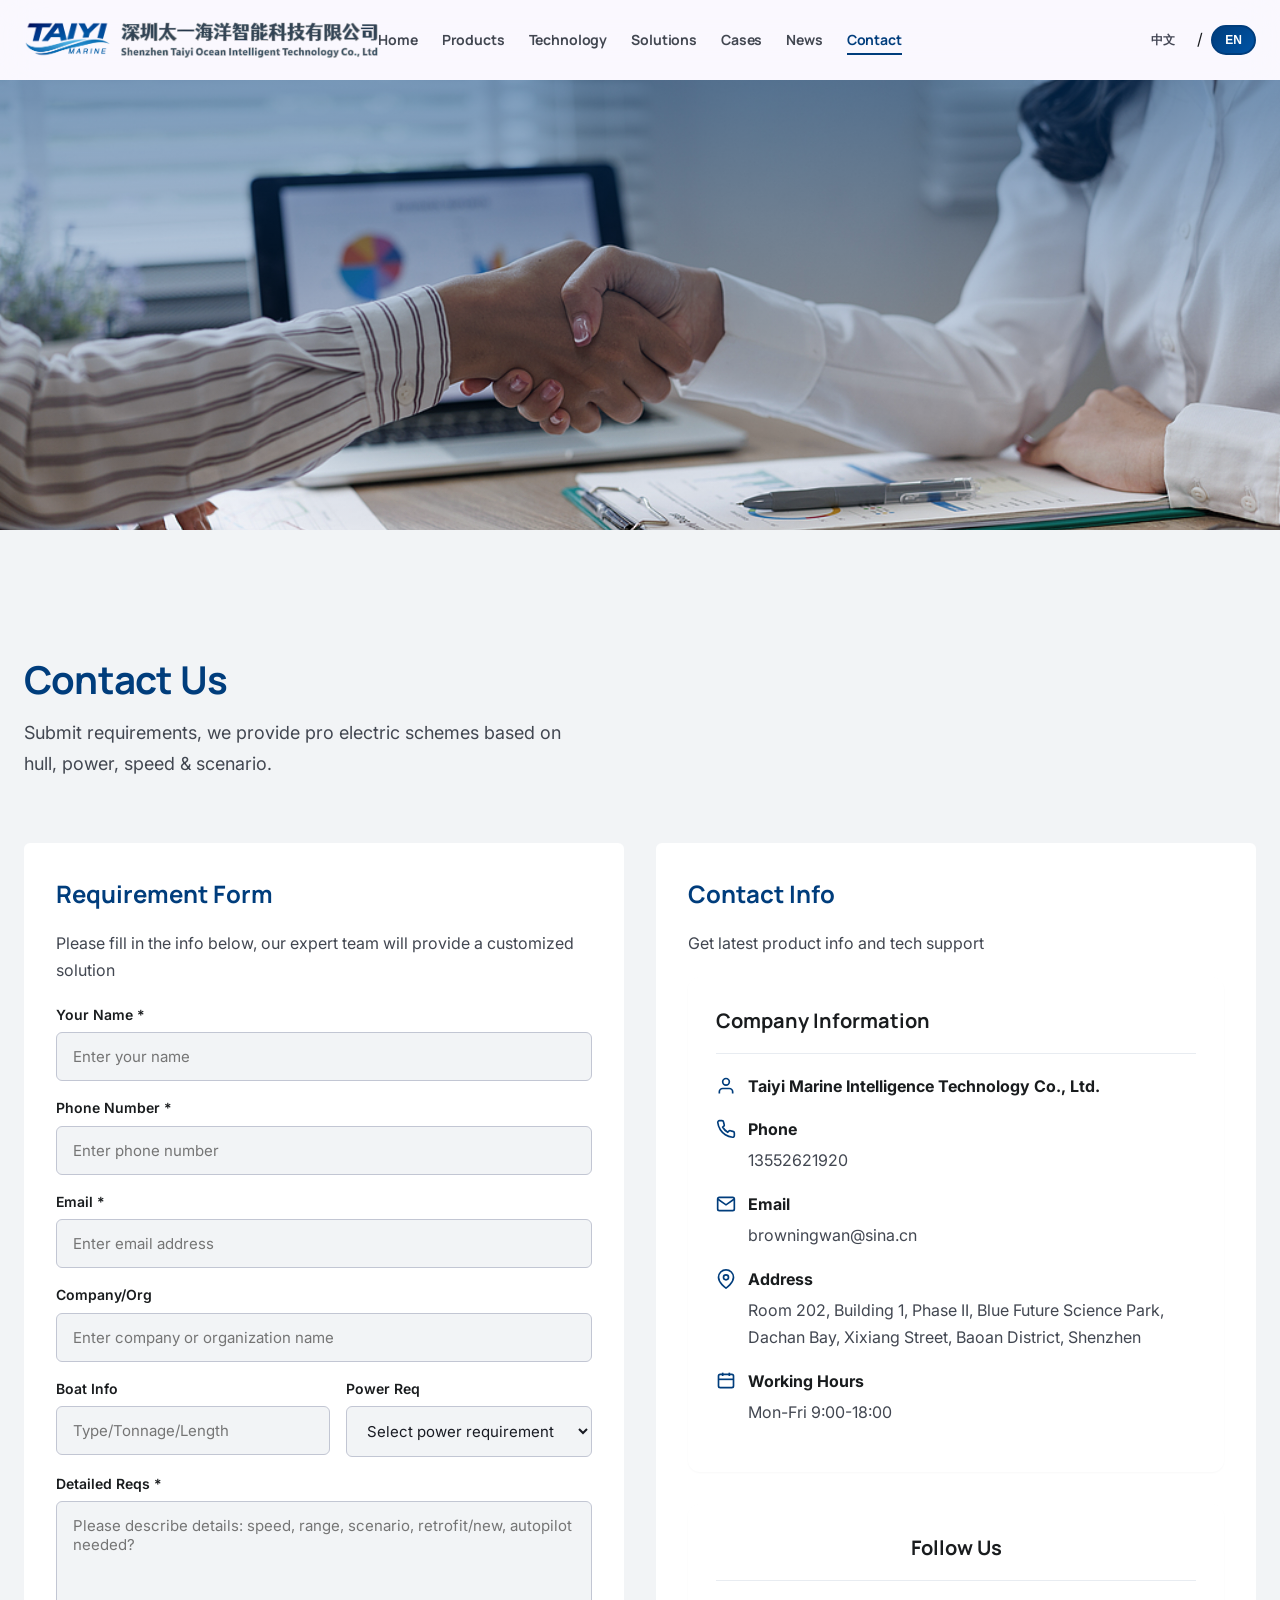
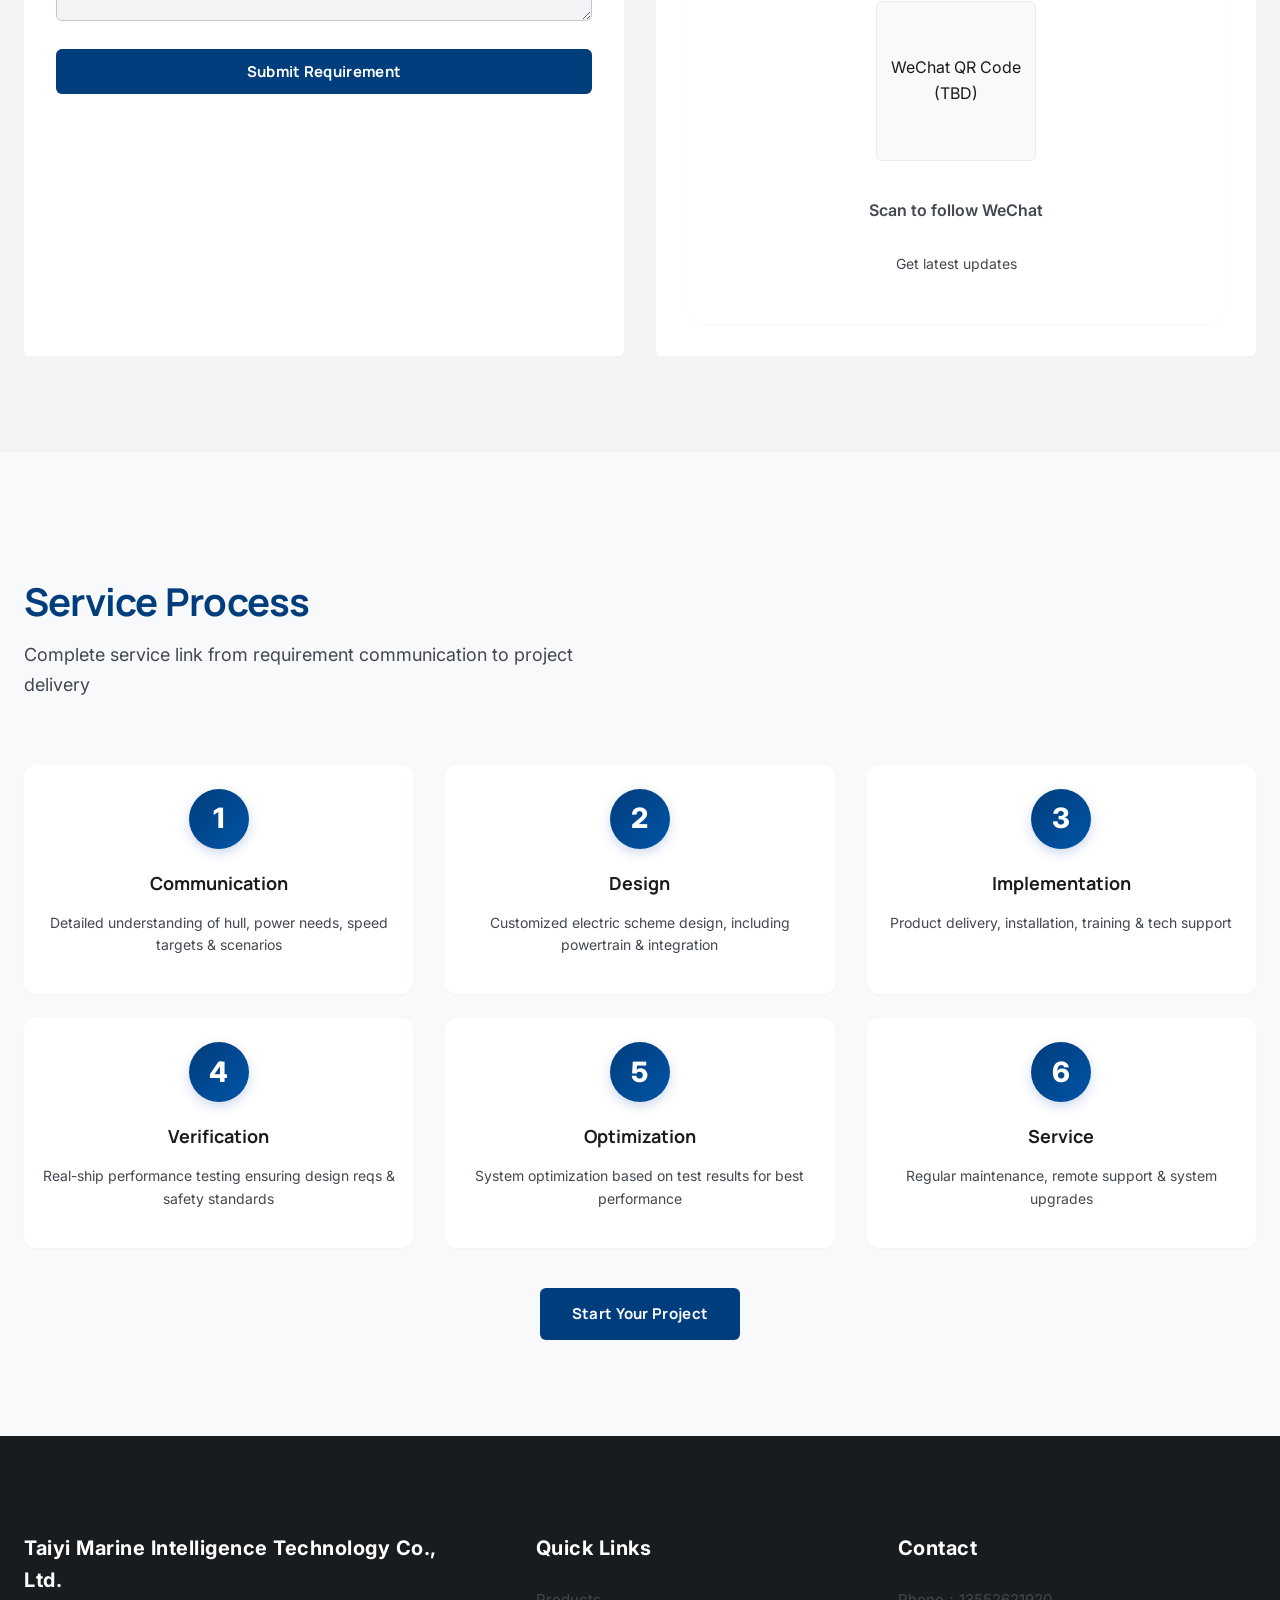
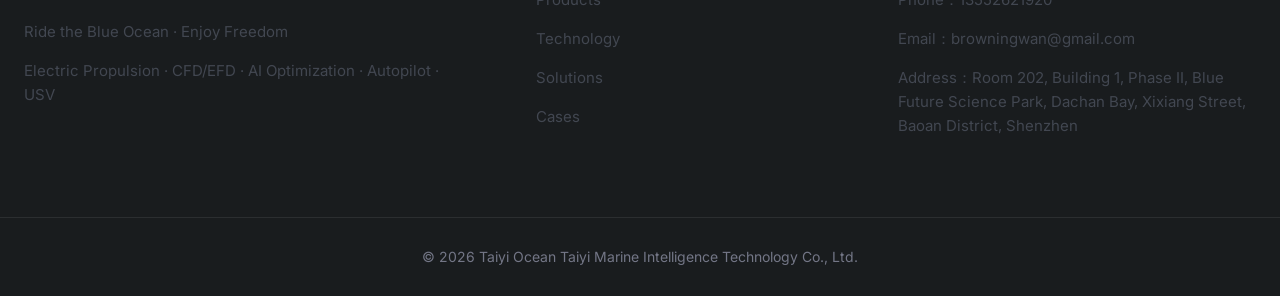
<file: contact.html>
<!DOCTYPE html>
<html lang="zh-CN">
<head>
  <meta charset="UTF-8"/>
  <meta name="viewport" content="width=device-width, initial-scale=1.0"/>
  <title>联系我们 · 太一海洋</title>
  <link rel="stylesheet" href="assets/styles.css"/>
</head>
<body>

<!-- 导航栏 -->
<header class="nav">
  <div class="wrap">
    <a class="brand" href="index.html" data-nav>
      <span>
        <img src="assets/images/logo.png" alt="TAIYI MARINE" class="brand-logo-img">
      </span>
      <span>
        <img src="assets/images/company-name.png" alt="TAIYI MARINE" class="brand-logo-img">
      </span>
    </a>

    <nav class="navlinks" aria-label="主导航">
      <a href="index.html" data-nav data-translate="nav-home">首页</a>
      <a href="products.html" data-nav data-translate="nav-products">产品</a>
      <a href="technology.html" data-nav data-translate="nav-technology">技术优势</a>
      <a href="solutions.html" data-nav data-translate="nav-solutions">解决方案</a>
      <a href="cases.html" data-nav data-translate="nav-cases">案例</a>
      <a href="news.html" data-nav data-translate="nav-news">新闻</a>
      <a href="contact.html" data-nav class="active" data-translate="nav-contact">联系我们</a>
    </nav>

    <div class="navcta">
      <!-- 语言切换器 -->
      <div class="lang-switcher">
        <button class="lang-btn active" data-lang="zh">中文</button>
        <span>/</span>
        <button class="lang-btn" data-lang="en">EN</button>
      </div>
    </div>
  </div>

  <div class="mobile" data-mobile>
    <div class="row">
      <a href="index.html" data-nav data-translate="nav-home">首页</a>
      <a href="products.html" data-nav data-translate="nav-products">产品</a>
      <a href="technology.html" data-nav data-translate="nav-technology">技术优势</a>
      <a href="solutions.html" data-nav data-translate="nav-solutions">解决方案</a>
      <a href="cases.html" data-nav data-translate="nav-cases">案例</a>
      <a href="news.html" data-nav data-translate="nav-news">新闻</a>
      <a href="contact.html" data-nav class="active" data-translate="nav-contact">联系我们</a>
    </div>
  </div>
</header>

<main id="main">
  <!-- 顶部大图 -->
  <div class="top-page-image">
    <img src="assets/images/contact-banner.jpg" 
         alt="联系我们">
  </div>
  
  <!-- 联系表单和公司信息 -->
  <section class="section alt">
    <div class="container">
      <div class="header reveal">
        <h2 data-translate="contact-title">联系我们</h2>
        <p data-translate="contact-desc">提交需求，我们将根据船型、功率、航速目标、运营场景为您提供专业的电动化方案建议。</p>
      </div>

      <div class="grid2">
        <!-- 左侧：需求表单 -->
        <div class="card reveal">
          <div class="card-content">
            <h3 class="mt-0 text-blue-900" data-translate="contact-form-title">需求表单</h3>
            <p class="text-muted mb-6" data-translate="contact-form-desc">请填写以下信息，我们的专家团队将为您提供定制化方案</p>
            
            <form class="form" id="contactForm">
              <div class="form-group">
                <label class="form-label" data-translate="contact-form-name">您的姓名 *</label>
                <input class="input" required placeholder="请输入您的姓名" name="name" data-translate="contact-form-name-ph">
              </div>
              
              <div class="form-group">
                <label class="form-label" data-translate="contact-form-phone">联系电话 *</label>
                <input class="input" required placeholder="请输入联系电话" name="phone" type="tel" data-translate="contact-form-phone-ph">
              </div>
              
              <div class="form-group">
                <label class="form-label" data-translate="contact-form-email">电子邮箱 *</label>
                <input class="input" required placeholder="请输入电子邮箱" name="email" type="email" data-translate="contact-form-email-ph">
              </div>
              
              <div class="form-group">
                <label class="form-label" data-translate="contact-form-company">公司/单位</label>
                <input class="input" placeholder="请输入公司或单位名称" name="company" data-translate="contact-form-company-ph">
              </div>
              
              <div class="grid2 gap-4">
                <div class="form-group">
                  <label class="form-label" data-translate="contact-form-boat">船型信息</label>
                  <input class="input" placeholder="船型/吨位/长度" name="boatInfo" data-translate="contact-form-boat-ph">
                </div>
                
                <div class="form-group">
                  <label class="form-label" data-translate="contact-form-power">功率需求</label>
                  <select class="input text-main" name="power">
                    <option value="" disabled selected data-translate="contact-form-power-ph">请选择功率需求</option>
                    <option value="1kW" data-translate="contact-form-power-1">≤1kW</option>
                    <option value="1-10kW" data-translate="contact-form-power-2">1-10kW</option>
                    <option value="10-50kW" data-translate="contact-form-power-3">10-50kW</option>
                    <option value="50-100kW" data-translate="contact-form-power-4">50-100kW</option>
                    <option value="100kW+" data-translate="contact-form-power-5">100kW以上</option>
                  </select>
                </div>
              </div>
              
              <div class="form-group">
                <label class="form-label" data-translate="contact-form-requirements">详细需求 *</label>
                <textarea class="textarea" required placeholder="请详细描述您的需求：航速、续航、应用场景、是否改造、是否需要自动驾驶等" name="requirements" data-translate="contact-form-requirements-ph"></textarea>
              </div>
              
              <button class="btn primary mt-3 btn-block" type="submit" data-translate="contact-form-submit">提交需求</button>
            </form>
          </div>
        </div>

        <!-- 右侧：公司信息 -->
        <div class="card reveal">
          <div class="card-content">
            <h3 class="mt-0 text-blue-900" data-translate="contact-info-title">联系我们</h3>
            <p class="text-muted mb-6" data-translate="contact-info-desc">获取最新产品信息和技术支持</p>
            
            <div class="company-info-container">
              <!-- 公司信息 -->
              <div class="company-info-section">
                <h4 data-translate="contact-info-company-title">公司信息</h4>
                <div class="contact-details">
                  <div class="contact-item">
                    <svg class="contact-icon" viewBox="0 0 24 24" fill="none" stroke="currentColor" stroke-width="2">
                      <path d="M20 21v-2a4 4 0 0 0-4-4H8a4 4 0 0 0-4 4v2"/>
                      <circle cx="12" cy="7" r="4"/>
                    </svg>
                    <div class="contact-text">
                      <strong data-translate="contact-info-company">深圳太一海洋智能科技有限公司</strong>
                    </div>
                  </div>
                  
                  <div class="contact-item">
                    <svg class="contact-icon" viewBox="0 0 24 24" fill="none" stroke="currentColor" stroke-width="2">
                      <path d="M22 16.92v3a2 2 0 0 1-2.18 2 19.79 19.79 0 0 1-8.63-3.07 19.5 19.5 0 0 1-6-6 19.79 19.79 0 0 1-3.07-8.67A2 2 0 0 1 4.11 2h3a2 2 0 0 1 2 1.72 12.84 12.84 0 0 0 .7 2.81 2 2 0 0 1-.45 2.11L8.09 9.91a16 16 0 0 0 6 6l1.27-1.27a2 2 0 0 1 2.11-.45 12.84 12.84 0 0 0 2.81.7A2 2 0 0 1 22 16.92z"/>
                    </svg>
                    <div class="contact-text">
                      <strong data-translate="contact-info-phone">电话</strong>
                      <p>13552621920</p>
                    </div>
                  </div>
                  
                  <div class="contact-item">
                    <svg class="contact-icon" viewBox="0 0 24 24" fill="none" stroke="currentColor" stroke-width="2">
                      <path d="M4 4h16c1.1 0 2 .9 2 2v12c0 1.1-.9 2-2 2H4c-1.1 0-2-.9-2-2V6c0-1.1.9-2 2-2z"/>
                      <polyline points="22,6 12,13 2,6"/>
                    </svg>
                    <div class="contact-text">
                      <strong data-translate="contact-info-email">邮箱</strong>
                      <p>browningwan@sina.cn</p>
                    </div>
                  </div>
                  
                  <div class="contact-item">
                    <svg class="contact-icon" viewBox="0 0 24 24" fill="none" stroke="currentColor" stroke-width="2">
                      <path d="M21 10c0 7-9 13-9 13s-9-6-9-13a9 9 0 0 1 18 0z"/>
                      <circle cx="12" cy="10" r="3"/>
                    </svg>
                    <div class="contact-text">
                      <strong data-translate="contact-info-address">地址</strong>
                      <p data-translate="footer-address-val">深圳市宝安区西乡街道蚝业社区大铲湾蓝色未来科技园二期1栋202</p>
                    </div>
                  </div>
                  
                  <div class="contact-item">
                    <svg class="contact-icon" viewBox="0 0 24 24" fill="none" stroke="currentColor" stroke-width="2">
                      <rect x="3" y="4" width="18" height="16" rx="2" ry="2"/>
                      <line x1="16" y1="2" x2="16" y2="6"/>
                      <line x1="8" y1="2" x2="8" y2="6"/>
                      <line x1="3" y1="10" x2="21" y2="10"/>
                    </svg>
                    <div class="contact-text">
                      <strong data-translate="contact-info-worktime">工作时间</strong>
                      <p data-translate="contact-info-worktime-val">周一至周五 9:00-18:00</p>
                    </div>
                  </div>
                </div>
              </div>
              
              <!-- 关注我们 -->
              <div class="follow-section">
                <h4 data-translate="contact-follow-title">关注我们</h4>
                <div class="qr-code">
                  <span data-translate="contact-follow-qrcode">微信公众号二维码（待定）</span>
                </div>
                <p class="mb-0 text-blue-800 font-semibold" data-translate="contact-follow-scan">扫码关注微信公众号</p>
                <p class="mt-2 text-muted text-xs" data-translate="contact-follow-desc">获取最新产品信息和技术动态</p>
              </div>
            </div>
          </div>
        </div>
      </div>
    </div>
  </section>

  <!-- 服务流程 -->
  <section class="section">
    <div class="container">
      <div class="header reveal">
        <h2 data-translate="contact-process-title">服务流程</h2>
        <p data-translate="contact-process-desc">从需求沟通到项目交付的完整服务链路</p>
      </div>

      <div class="grid3">
        <div class="process-step reveal">
          <div class="step-number">1</div>
          <h4 class="step-title" data-translate="contact-process-1">需求沟通</h4>
          <p class="step-desc" data-translate="contact-process-1-desc">详细了解您的船型、功率需求、航速目标与应用场景</p>
        </div>
        
        <div class="process-step reveal">
          <div class="step-number">2</div>
          <h4 class="step-title" data-translate="contact-process-2">方案设计</h4>
          <p class="step-desc" data-translate="contact-process-2-desc">定制化电动化方案设计，包含三电匹配与系统集成方案</p>
        </div>
        
        <div class="process-step reveal">
          <div class="step-number">3</div>
          <h4 class="step-title" data-translate="contact-process-3">实施交付</h4>
          <p class="step-desc" data-translate="contact-process-3-desc">产品交付、安装调试、操作培训与技术支持</p>
        </div>
      </div>
      
      <div class="grid3 mt-6">
        <div class="process-step reveal">
          <div class="step-number">4</div>
          <h4 class="step-title" data-translate="contact-process-4">测试验证</h4>
          <p class="step-desc" data-translate="contact-process-4-desc">实船性能测试，确保满足设计要求与安全标准</p>
        </div>
        
        <div class="process-step reveal">
          <div class="step-number">5</div>
          <h4 class="step-title" data-translate="contact-process-5">优化调整</h4>
          <p class="step-desc" data-translate="contact-process-5-desc">根据测试结果进行系统优化，实现最佳性能表现</p>
        </div>
        
        <div class="process-step reveal">
          <div class="step-number">6</div>
          <h4 class="step-title" data-translate="contact-process-6">持续服务</h4>
          <p class="step-desc" data-translate="contact-process-6-desc">提供定期维护、远程支持与系统升级服务</p>
        </div>
      </div>

      <div class="reveal text-center mt-10">
        <a class="btn primary btn-lg" href="contact.html" data-nav data-translate="contact-start-project">开始您的项目</a>
      </div>
    </div>
  </section>
</main>

<!-- 页脚 -->
<footer class="footer">
  <div class="cols">
    <div>
      <h4 data-translate="footer-company">深圳太一海洋智能科技有限公司</h4>
      <p data-translate="footer-slogan">驰骋蓝海 · 智享自由</p>
      <p data-translate="footer-desc">电动推进 · CFD/EFD · AI 优化 · 自动驾驶 · 无人船</p>
    </div>
    <div>
      <h4 data-translate="footer-quick">快速入口</h4>
      <p><a href="products.html" data-nav data-translate="nav-products">产品</a></p>
      <p><a href="technology.html" data-nav data-translate="nav-technology">技术优势</a></p>
      <p><a href="solutions.html" data-nav data-translate="nav-solutions">解决方案</a></p>
      <p><a href="cases.html" data-nav data-translate="nav-cases">案例</a></p>
    </div>
    <div>
      <h4 data-translate="footer-contact">联系</h4>
      <p><span data-translate="footer-phone">电话</span>：13552621920</p>
      <p><span data-translate="footer-email">邮箱</span>：browningwan@gmail.com</p>
      <p><span data-translate="footer-address">地址</span>：<span data-translate="footer-address-val">深圳市宝安区西乡街道蚝业社区大铲湾蓝色未来科技园二期1栋202</span></p>
    </div>
  </div>

  <div class="sub">
    <span>© <span id="y"></span> Taiyi Ocean <span data-translate="footer-company">深圳太一海洋智能科技有限公司</span></span>
  </div>
</footer>

<script src="assets/app.js"></script>
</body>
</html>
</file>
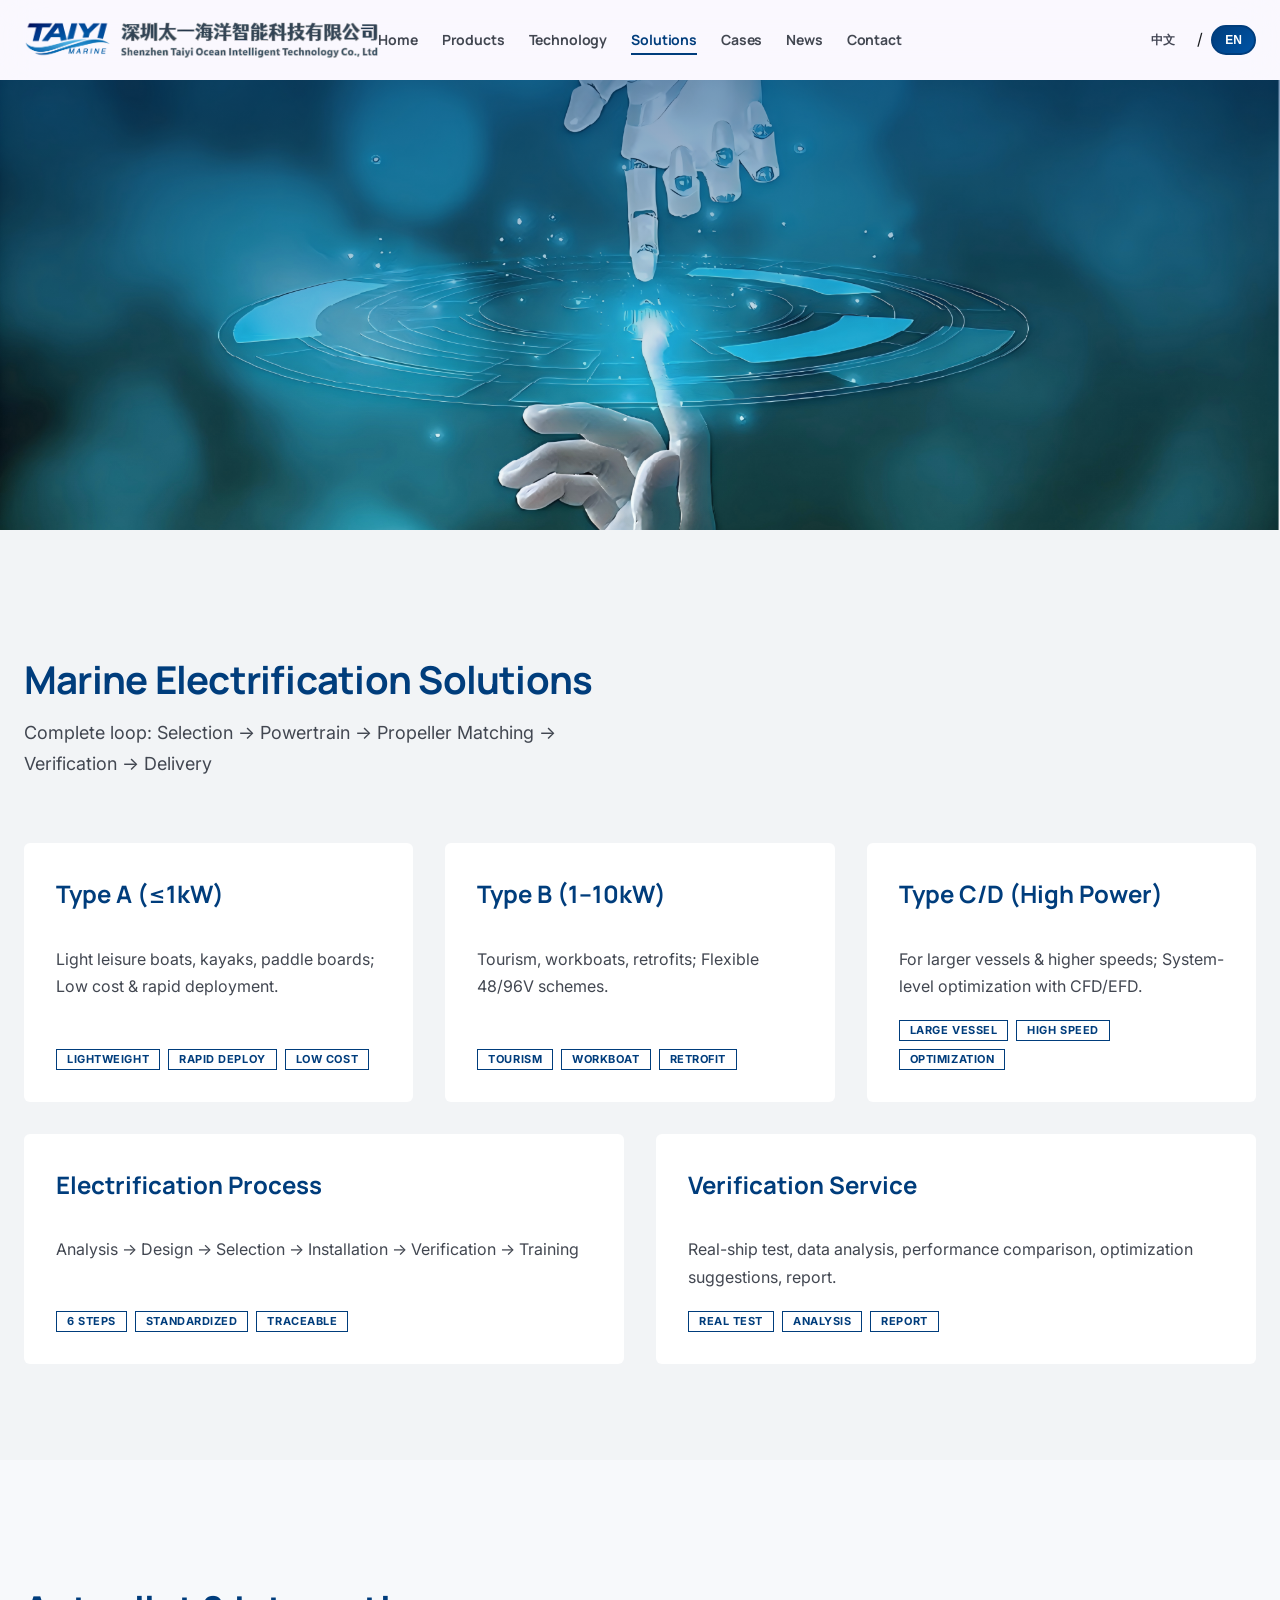
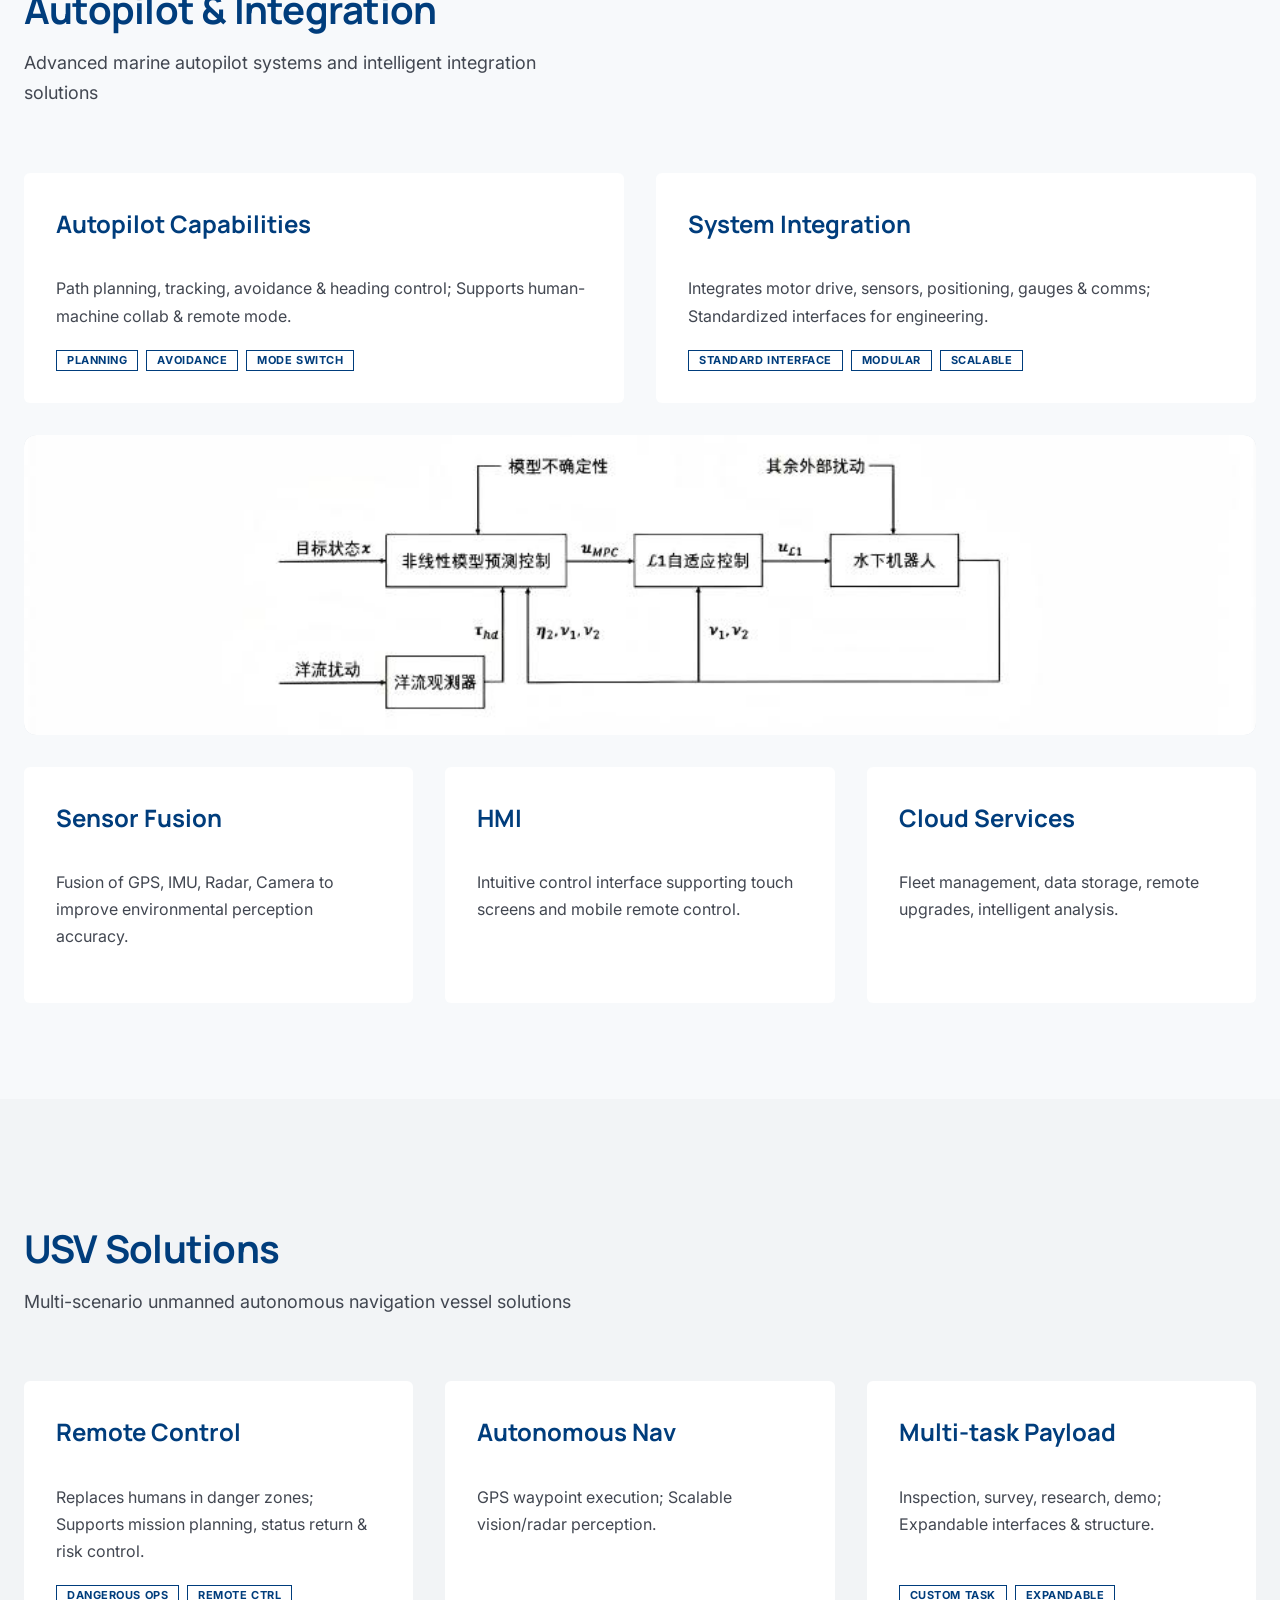
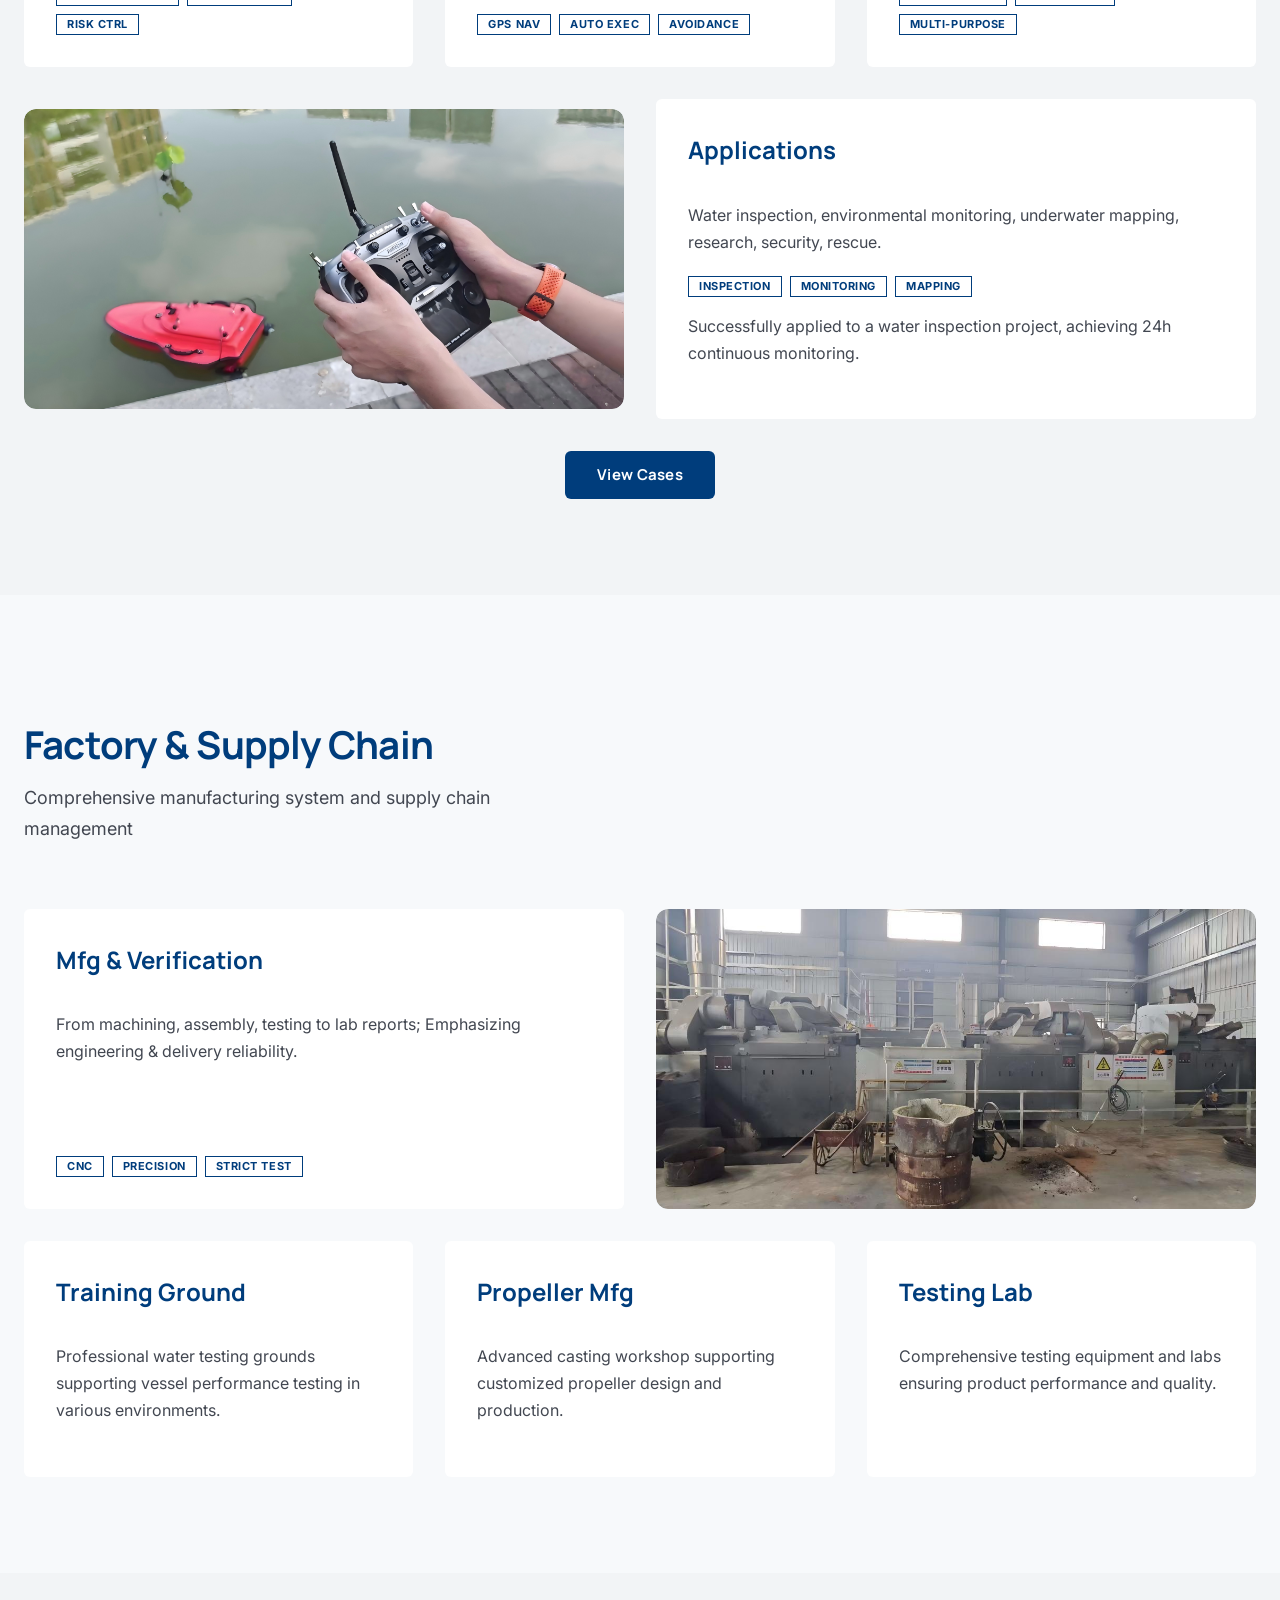
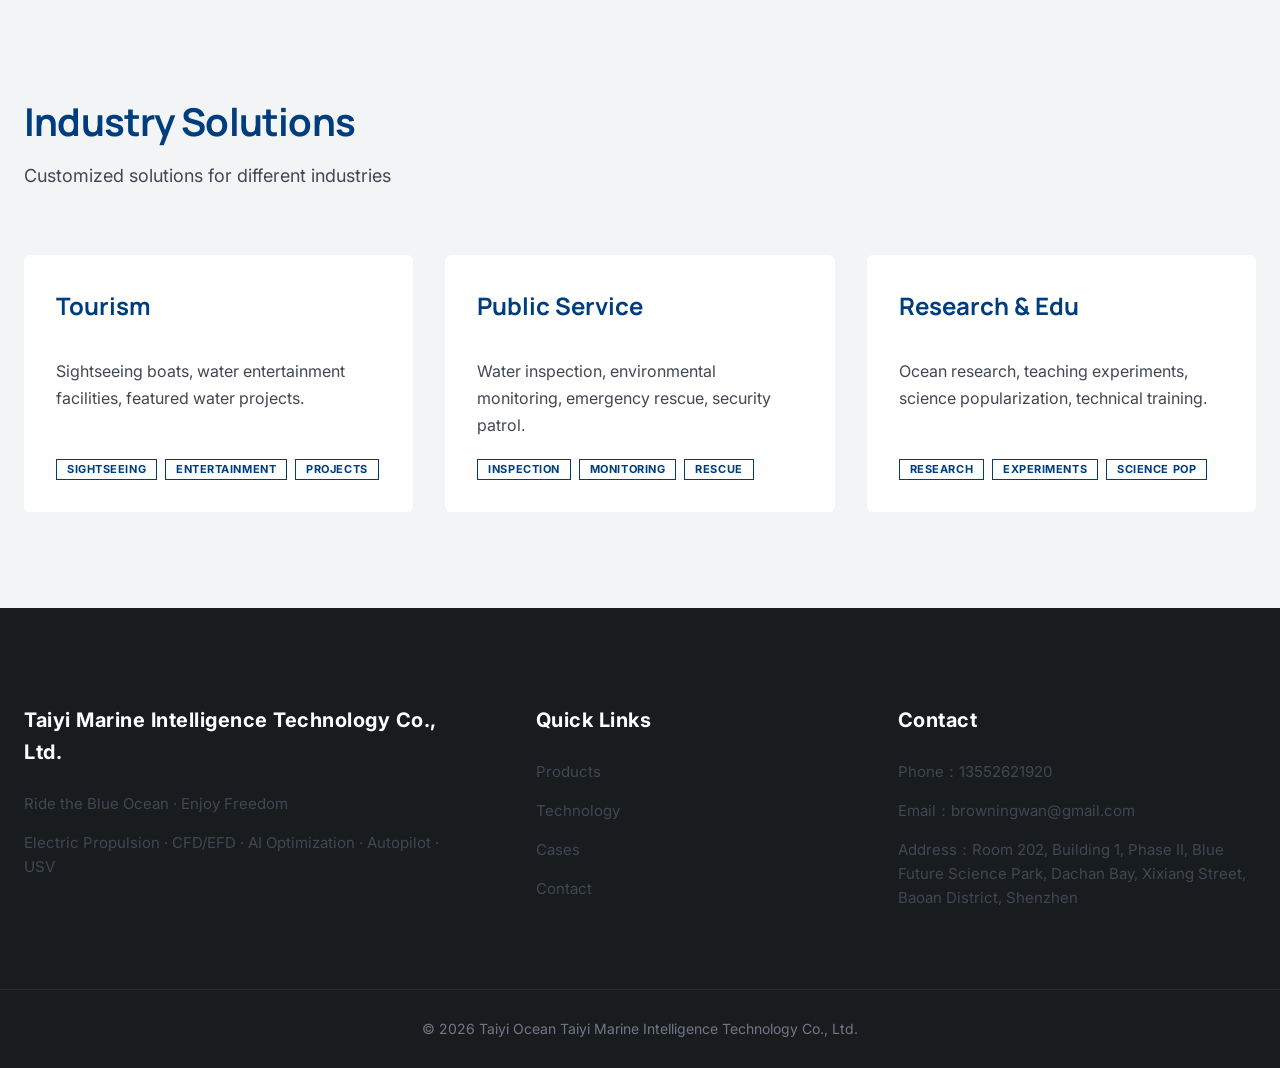
<file: solutions.html>
<!DOCTYPE html>
<html lang="zh-CN">
<head>
  <meta charset="UTF-8"/>
  <meta name="viewport" content="width=device-width, initial-scale=1.0"/>
  <title>解决方案 · 太一海洋</title>
  <link rel="stylesheet" href="assets/styles.css"/>
</head>
<body>

<!-- 导航栏 -->
<header class="nav">
  <div class="wrap">
    <a class="brand" href="index.html" data-nav>
      <span>
        <img src="assets/images/logo.png" alt="TAIYI MARINE" class="brand-logo-img">
      </span> 
      <span>
        <img src="assets/images/company-name.png" alt="TAIYI MARINE" class="brand-logo-img">
      </span>
    </a>

    <nav class="navlinks" aria-label="主导航">
      <a href="index.html" data-nav data-translate="nav-home">首页</a>
      <a href="products.html" data-nav data-translate="nav-products">产品</a>
      <a href="technology.html" data-nav data-translate="nav-technology">技术优势</a>
      <a href="solutions.html" data-nav class="active" data-translate="nav-solutions">解决方案</a>
      <a href="cases.html" data-nav data-translate="nav-cases">案例</a>
      <a href="news.html" data-nav data-translate="nav-news">新闻</a>
      <a href="contact.html" data-nav data-translate="nav-contact">联系我们</a>
    </nav>

    <div class="navcta">
      <!-- 语言切换器 -->
      <div class="lang-switcher">
        <button class="lang-btn active" data-lang="zh">中文</button>
        <span>/</span>
        <button class="lang-btn" data-lang="en">EN</button>
      </div>
    </div>
  </div>

  <div class="mobile" data-mobile>
    <div class="row">
      <a href="index.html" data-nav data-translate="nav-home">首页</a>
      <a href="products.html" data-nav data-translate="nav-products">产品</a>
      <a href="technology.html" data-nav data-translate="nav-technology">技术优势</a>
      <a href="solutions.html" data-nav class="active" data-translate="nav-solutions">解决方案</a>
      <a href="cases.html" data-nav data-translate="nav-cases">案例</a>
      <a href="news.html" data-nav data-translate="nav-news">新闻</a>
      <a href="contact.html" data-nav data-translate="nav-contact">联系我们</a>
    </div>
  </div>
</header>

<main id="main">
  <!-- 顶部大图 -->
  <div class="top-page-image">
    <img src="assets/images/solutions-banner.jpg" 
         alt="解决方案">
  </div>

  <!-- 船舶电动化解决方案 -->
  <section class="section alt">
    <div class="container">
      <div class="header reveal">
        <h2 data-translate="solutions-electrification-title">船舶电动化解决方案</h2>
        <p data-translate="solutions-electrification-desc">覆盖"选型 → 三电 → 螺旋桨匹配 → 测试验证 → 交付运维"的完整闭环</p>
      </div>

      <div class="grid3">
        <div class="card reveal">
          <h3 data-translate="solutions-type-a">Type A（≤1kW）</h3>
          <p data-translate="solutions-type-a-desc">轻量休闲船、皮划艇、桨板动力等场景；低成本快速部署。</p>
          <div class="badges">
            <span class="badge" data-translate="solutions-type-a-badge-1">轻量化</span>
            <span class="badge" data-translate="solutions-type-a-badge-2">快速部署</span>
            <span class="badge" data-translate="solutions-type-a-badge-3">低成本</span>
          </div>
        </div>
        <div class="card reveal">
          <h3 data-translate="solutions-type-b">Type B（1–10kW）</h3>
          <p data-translate="solutions-type-b-desc">文旅船、工作艇、改造升级主力区间；48/96V 方案灵活。</p>
          <div class="badges">
            <span class="badge" data-translate="solutions-type-b-badge-1">文旅船</span>
            <span class="badge" data-translate="solutions-type-b-badge-2">工作艇</span>
            <span class="badge" data-translate="solutions-type-b-badge-3">改造升级</span>
          </div>
        </div>
        <div class="card reveal">
          <h3 data-translate="solutions-type-c">Type C/D（更高功率）</h3>
          <p data-translate="solutions-type-c-desc">面向更大船型与更高航速目标；可结合 CFD/EFD 进行系统级优化。</p>
          <div class="badges">
            <span class="badge" data-translate="solutions-type-c-badge-1">大型船</span>
            <span class="badge" data-translate="solutions-type-c-badge-2">高航速</span>
            <span class="badge" data-translate="solutions-type-c-badge-3">系统优化</span>
          </div>
        </div>
      </div>

      <div class="grid2 mt-8">
        <div class="card reveal">
          <h3 data-translate="solutions-process">电动化改造流程</h3>
          <p data-translate="solutions-process-desc">需求分析 → 方案设计 → 设备选型 → 安装调试 → 测试验证 → 培训交付</p>
          <div class="badges">
            <span class="badge" data-translate="solutions-process-badge-1">6步流程</span>
            <span class="badge" data-translate="solutions-process-badge-2">标准化</span>
            <span class="badge" data-translate="solutions-process-badge-3">可追溯</span>
          </div>
        </div>
        <div class="card reveal">
          <h3 data-translate="solutions-verification">性能验证服务</h3>
          <p data-translate="solutions-verification-desc">实船测试、数据分析、性能对比、优化建议、验收报告。</p>
          <div class="badges">
            <span class="badge" data-translate="solutions-verification-badge-1">实船测试</span>
            <span class="badge" data-translate="solutions-verification-badge-2">数据分析</span>
            <span class="badge" data-translate="solutions-verification-badge-3">验收报告</span>
          </div>
        </div>
      </div>
    </div>
  </section>

  <!-- 自动驾驶 & 船机服务集成 -->
  <section class="section">
    <div class="container">
      <div class="header reveal">
        <h2 data-translate="solutions-autopilot-title">自动驾驶 & 船机服务集成</h2>
        <p data-translate="solutions-autopilot-desc">先进的船舶自动驾驶系统与智能化集成方案</p>
      </div>

      <div class="grid2">
        <div class="card reveal">
          <h3 data-translate="solutions-autopilot-1">自动驾驶能力</h3>
          <p data-translate="solutions-autopilot-1-desc">路径规划、目标跟踪、避障与航向控制；支持人机协同与远程控制模式切换。</p>
          <div class="badges">
            <span class="badge" data-translate="solutions-autopilot-1-badge-1">路径规划</span>
            <span class="badge" data-translate="solutions-autopilot-1-badge-2">避障控制</span>
            <span class="badge" data-translate="solutions-autopilot-1-badge-3">模式切换</span>
          </div>
        </div>
        <div class="card reveal">
          <h3 data-translate="solutions-autopilot-2">系统集成</h3>
          <p data-translate="solutions-autopilot-2-desc">对接电机驱动、传感器、定位、仪表与通信链路；面向工程交付的接口标准化。</p>
          <div class="badges">
            <span class="badge" data-translate="solutions-autopilot-2-badge-1">接口标准化</span>
            <span class="badge" data-translate="solutions-autopilot-2-badge-2">模块化</span>
            <span class="badge" data-translate="solutions-autopilot-2-badge-3">可扩展</span>
          </div>
        </div>
      </div>

      <div class="media reveal mt-8">
        <div class="media-placeholder">
          <img src="assets/images/自动驾驶流程图.jpg"
               alt="自动驾驶系统" class="img-fill">
        </div>
      </div>

      <div class="grid3 mt-8">
        <div class="card reveal">
          <h3 data-translate="solutions-autopilot-3">多传感器融合</h3>
          <p data-translate="solutions-autopilot-3-desc">GPS、IMU、雷达、摄像头等多传感器数据融合，提高环境感知精度。</p>
        </div>
        <div class="card reveal">
          <h3 data-translate="solutions-autopilot-4">人机交互界面</h3>
          <p data-translate="solutions-autopilot-4-desc">直观的操控界面，支持触摸屏操作和移动端远程控制。</p>
        </div>
        <div class="card reveal">
          <h3 data-translate="solutions-autopilot-5">云端服务</h3>
          <p data-translate="solutions-autopilot-5-desc">船队管理、数据存储、远程升级、智能分析等云端服务。</p>
        </div>
      </div>
    </div>
  </section>

  <!-- 无人船方案 -->
  <section class="section alt">
    <div class="container">
      <div class="header reveal">
        <h2 data-translate="solutions-usv-title">无人船方案</h2>
        <p data-translate="solutions-usv-desc">多场景无人自主航行船舶解决方案</p>
      </div>

      <div class="grid3">
        <div class="card reveal">
          <h3 data-translate="solutions-usv-1">远程操控</h3>
          <p data-translate="solutions-usv-1-desc">替代人工接近危险区域；支持任务规划、状态回传与风险控制。</p>
          <div class="badges">
            <span class="badge" data-translate="solutions-usv-1-badge-1">危险作业</span>
            <span class="badge" data-translate="solutions-usv-1-badge-2">远程控制</span>
            <span class="badge" data-translate="solutions-usv-1-badge-3">风险控制</span>
          </div>
        </div>
        <div class="card reveal">
          <h3 data-translate="solutions-usv-2">自主航行</h3>
          <p data-translate="solutions-usv-2-desc">基于目标点与 GPS 航线执行；可扩展视觉/雷达等感知。</p>
          <div class="badges">
            <span class="badge" data-translate="solutions-usv-2-badge-1">GPS导航</span>
            <span class="badge" data-translate="solutions-usv-2-badge-2">自主执行</span>
            <span class="badge" data-translate="solutions-usv-2-badge-3">避障模块</span>
          </div>
        </div>
        <div class="card reveal">
          <h3 data-translate="solutions-usv-3">多任务载荷</h3>
          <p data-translate="solutions-usv-3-desc">巡检、测绘、科研教学、展示演示；按需求扩展接口与结构。</p>
          <div class="badges">
            <span class="badge" data-translate="solutions-usv-3-badge-1">任务定制</span>
            <span class="badge" data-translate="solutions-usv-3-badge-2">接口扩展</span>
            <span class="badge" data-translate="solutions-usv-3-badge-3">多用途</span>
          </div>
        </div>
      </div>

      <div class="grid2 mt-8">
        <div class="media reveal">
          <div class="media-placeholder">
            <img src="assets/images/无人船.png"
                 alt="无人船巡检" class="img-fill">
          </div>
        </div>
        <div class="card reveal">
          <h3 data-translate="solutions-usv-4">应用场景</h3>
          <p data-translate="solutions-usv-4-desc">水域巡检、环境监测、水下测绘、科研实验、安防巡逻、应急救援等。</p>
          <div class="badges">
            <span class="badge" data-translate="solutions-usv-4-badge-1">水域巡检</span>
            <span class="badge" data-translate="solutions-usv-4-badge-2">环境监测</span>
            <span class="badge" data-translate="solutions-usv-4-badge-3">水下测绘</span>
          </div>
          <p class="mt-4" data-translate="solutions-usv-5">成功应用于某水域巡检项目，实现24小时不间断监测。</p>
        </div>
      </div>

      <div class="reveal mt-8 text-center">
        <a class="btn primary" href="cases.html" data-nav data-translate="btn-view-cases">查看无人船案例</a>
      </div>
    </div>
  </section>

  <!-- 工厂与供应链优势 -->
  <section class="section">
    <div class="container">
      <div class="header reveal">
        <h2 data-translate="solutions-factory-title">工厂与供应链优势</h2>
        <p data-translate="solutions-factory-desc">完善的制造体系和供应链管理</p>
      </div>

      <div class="grid2">
        <div class="card reveal">
          <h3 data-translate="solutions-factory-1">制造与验证</h3>
          <p data-translate="solutions-factory-1-desc">从加工、装配、检测到出具实验报告；强调工程化与交付可靠性。</p>
          <div class="badges">
            <span class="badge" data-translate="solutions-factory-1-badge-1">CNC加工</span>
            <span class="badge" data-translate="solutions-factory-1-badge-2">精密装配</span>
            <span class="badge" data-translate="solutions-factory-1-badge-3">严格检测</span>
          </div>
        </div>
        <div class="media reveal">
          <div class="media-placeholder">
            <img src="assets/images/铸造车间.jpg"
                 alt="制造车间" class="img-fill">
          </div>
        </div>
      </div>

      <div class="grid3 mt-8">
        <div class="card reveal">
          <h3 data-translate="solutions-factory-2">实训场地</h3>
          <p data-translate="solutions-factory-2-desc">专业的水域测试场地，支持各种环境下的船舶性能测试。</p>
        </div>
        <div class="card reveal">
          <h3 data-translate="solutions-factory-3">螺旋桨制造</h3>
          <p data-translate="solutions-factory-3-desc">先进的铸造车间，支持定制化螺旋桨设计和生产。</p>
        </div>
        <div class="card reveal">
          <h3 data-translate="solutions-factory-4">检测实验室</h3>
          <p data-translate="solutions-factory-4-desc">完善的检测设备和实验室，确保产品性能和质量。</p>
        </div>
      </div>
    </div>
  </section>

  <!-- 行业解决方案 -->
  <section class="section alt">
    <div class="container">
      <div class="header reveal">
        <h2 data-translate="solutions-industry-title">行业解决方案</h2>
        <p data-translate="solutions-industry-desc">针对不同行业的定制化解决方案</p>
      </div>

      <div class="grid3">
        <div class="card reveal">
          <h3 data-translate="solutions-industry-1">文旅行业</h3>
          <p data-translate="solutions-industry-1-desc">景区观光船、水上娱乐设施、特色水上项目等。</p>
          <div class="badges">
            <span class="badge" data-translate="solutions-industry-1-badge-1">观光船</span>
            <span class="badge" data-translate="solutions-industry-1-badge-2">娱乐设施</span>
            <span class="badge" data-translate="solutions-industry-1-badge-3">特色项目</span>
          </div>
        </div>
        <div class="card reveal">
          <h3 data-translate="solutions-industry-2">公共事业</h3>
          <p data-translate="solutions-industry-2-desc">水域巡检、环境监测、应急救援、安防巡逻等。</p>
          <div class="badges">
            <span class="badge" data-translate="solutions-industry-2-badge-1">水域巡检</span>
            <span class="badge" data-translate="solutions-industry-2-badge-2">环境监测</span>
            <span class="badge" data-translate="solutions-industry-2-badge-3">应急救援</span>
          </div>
        </div>
        <div class="card reveal">
          <h3 data-translate="solutions-industry-3">科研教育</h3>
          <p data-translate="solutions-industry-3-desc">海洋研究、教学实验、科普展示、技术培训等。</p>
          <div class="badges">
            <span class="badge" data-translate="solutions-industry-3-badge-1">海洋研究</span>
            <span class="badge" data-translate="solutions-industry-3-badge-2">教学实验</span>
            <span class="badge" data-translate="solutions-industry-3-badge-3">科普展示</span>
          </div>
        </div>
      </div>
    </div>
  </section>
</main>

<!-- 页脚 -->
<footer class="footer">
  <div class="cols">
    <div>
      <h4 data-translate="footer-company">深圳太一海洋智能科技有限公司</h4>
      <p data-translate="footer-slogan">驰骋蓝海 · 智享自由</p>
      <p data-translate="footer-desc">电动推进 · CFD/EFD · AI 优化 · 自动驾驶 · 无人船</p>
    </div>
    <div>
      <h4 data-translate="footer-quick">快速入口</h4>
      <p><a href="products.html" data-nav data-translate="nav-products">产品</a></p>
      <p><a href="technology.html" data-nav data-translate="nav-technology">技术优势</a></p>
      <p><a href="cases.html" data-nav data-translate="nav-cases">案例</a></p>
      <p><a href="contact.html" data-nav data-translate="nav-contact">联系我们</a></p>
    </div>
    <div>
      <h4 data-translate="footer-contact">联系</h4>
      <p><span data-translate="footer-phone">电话</span>：13552621920</p>
      <p><span data-translate="footer-email">邮箱</span>：browningwan@gmail.com</p>
      <p><span data-translate="footer-address">地址</span>：<span data-translate="footer-address-val">深圳市宝安区西乡街道蚝业社区大铲湾蓝色未来科技园二期1栋202</span></p>
    </div>
  </div>

  <div class="sub">
    <span>© <span id="y"></span> Taiyi Ocean <span data-translate="footer-company">深圳太一海洋智能科技有限公司</span></span>
  </div>
</footer>

<script src="assets/app.js"></script>
</body>
</html>
</file>
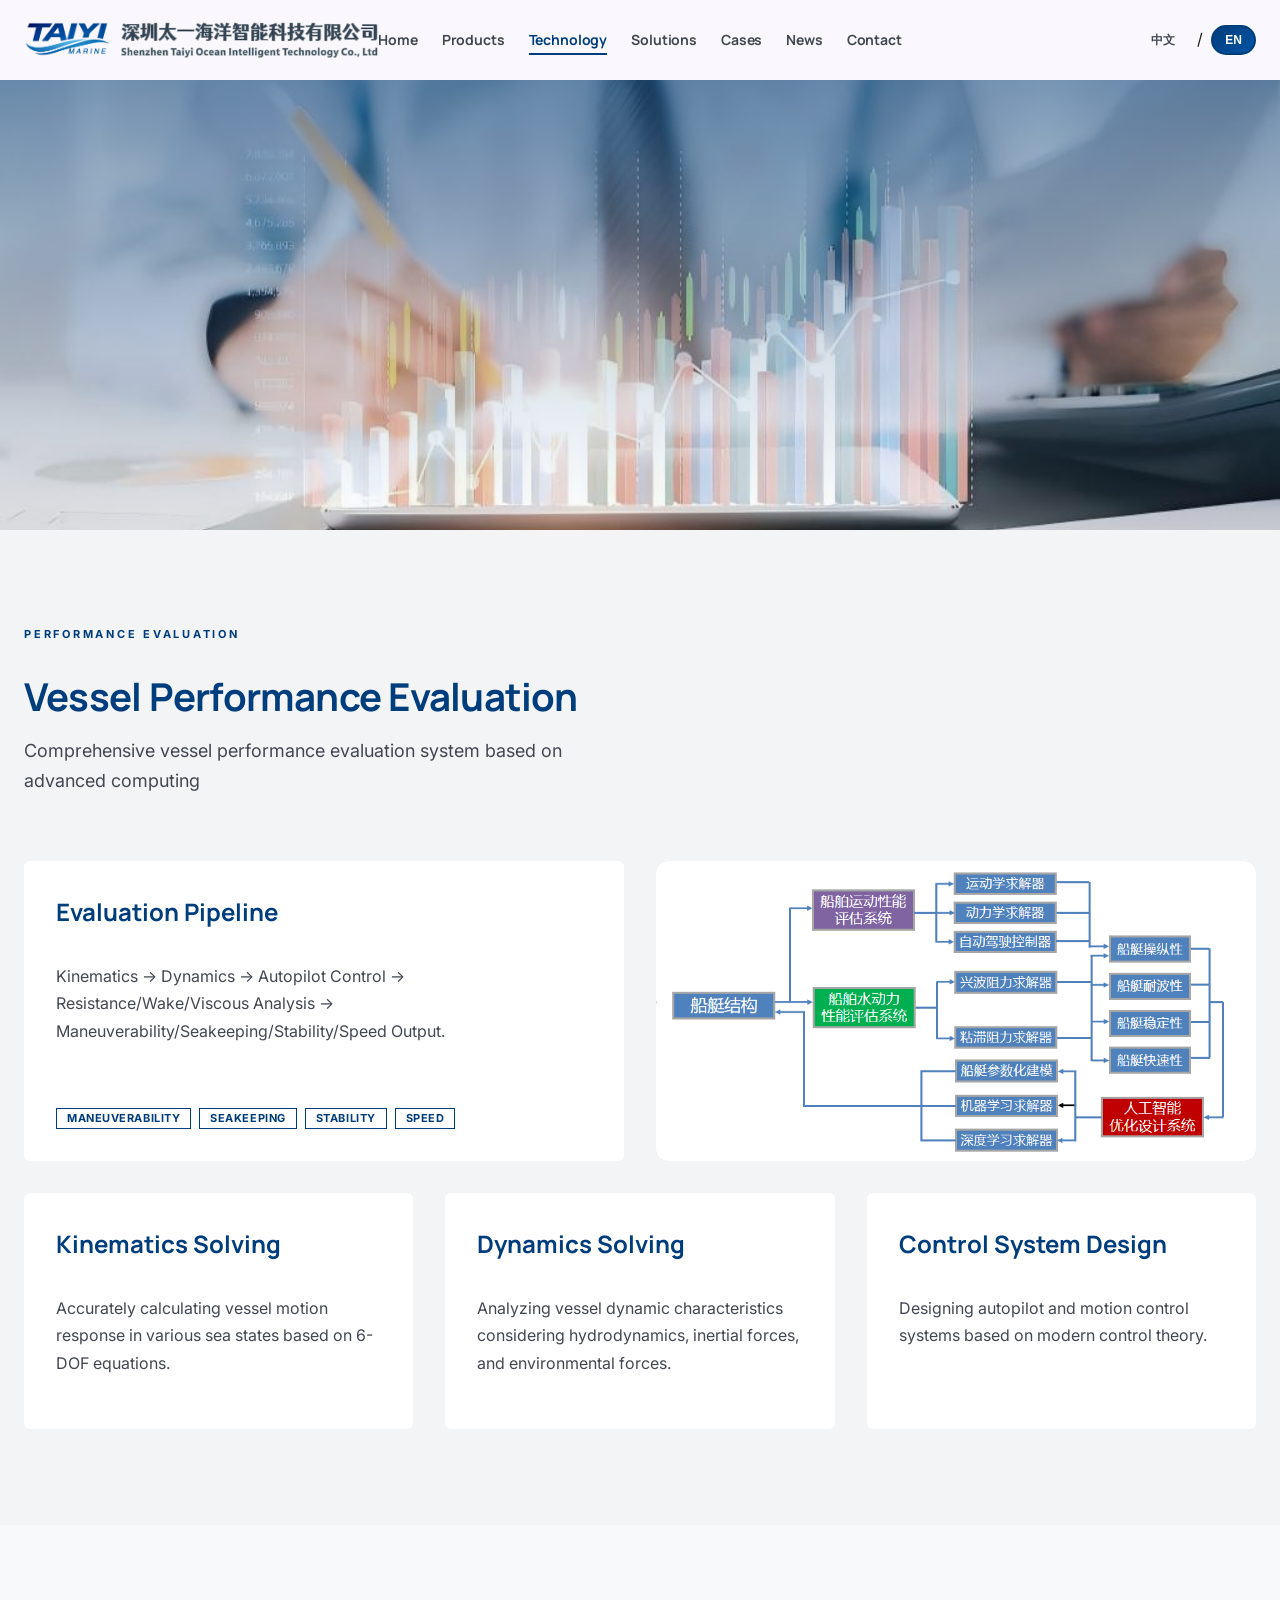
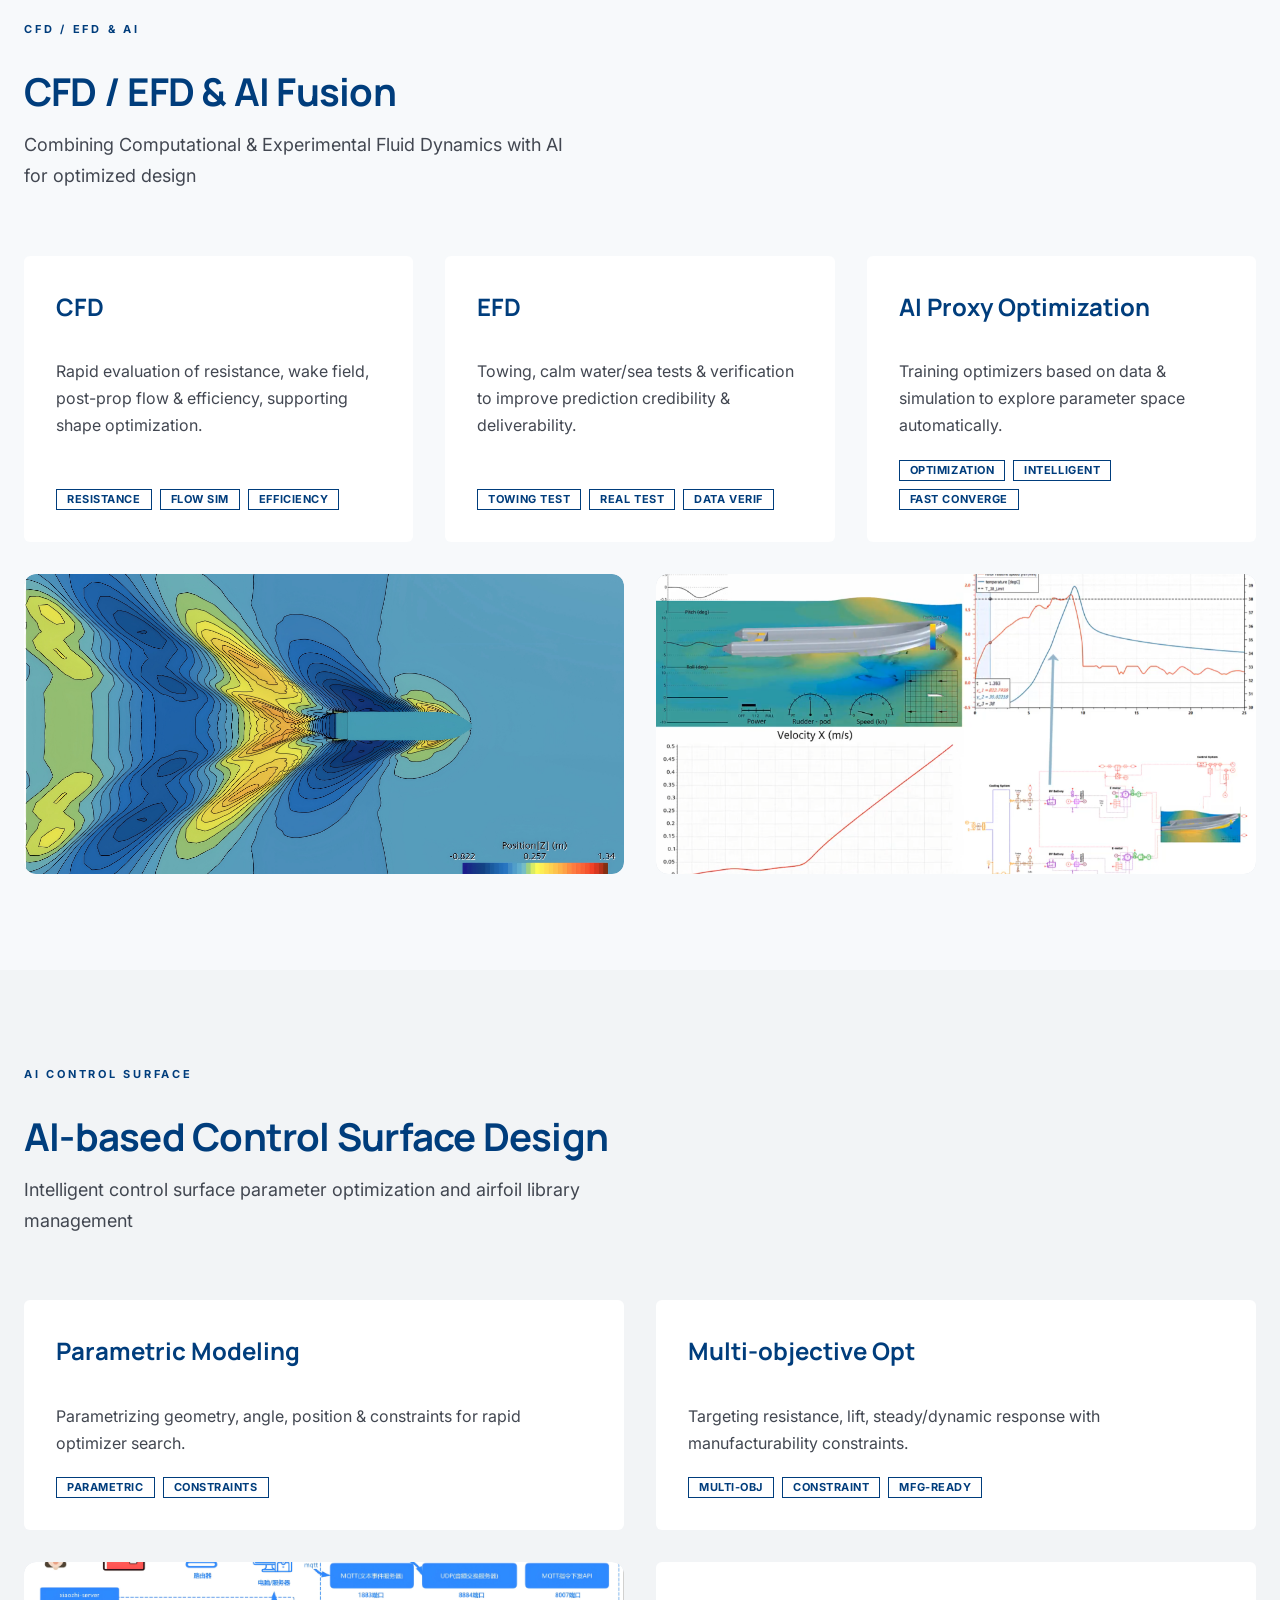
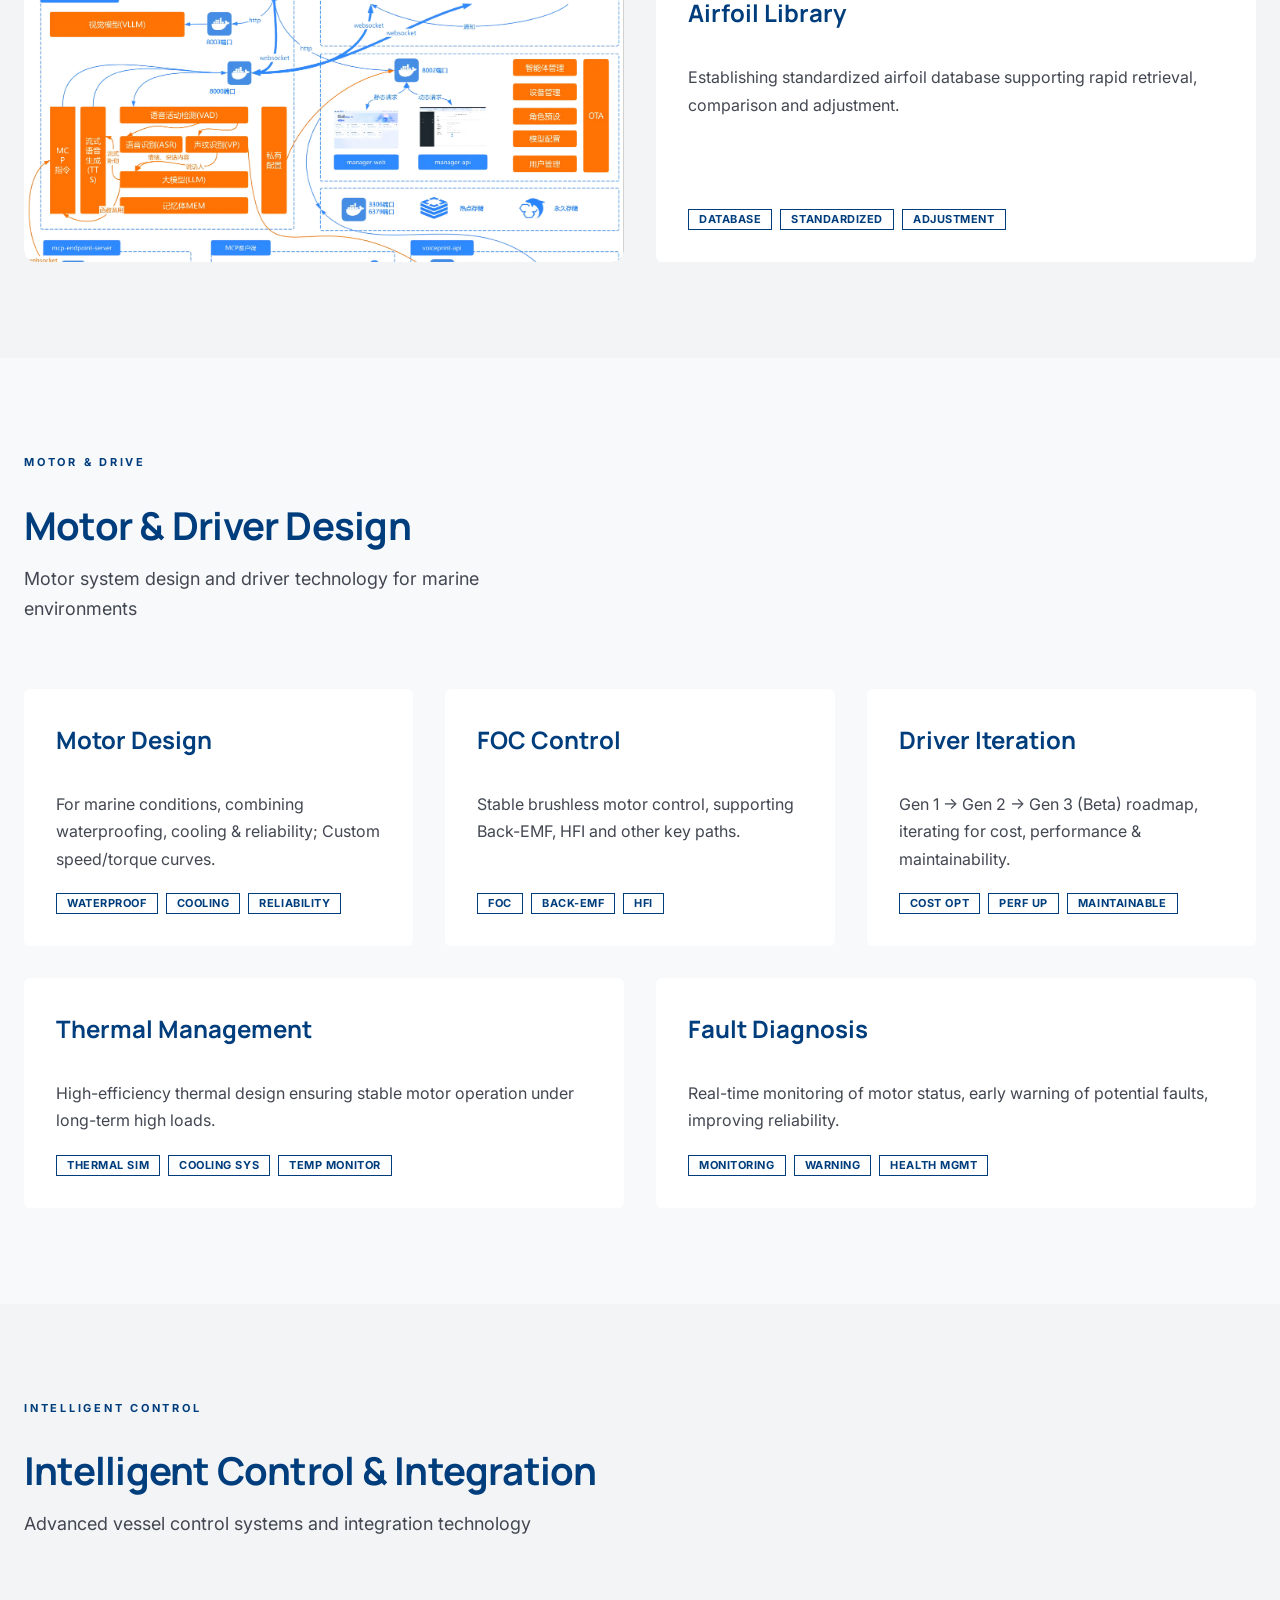
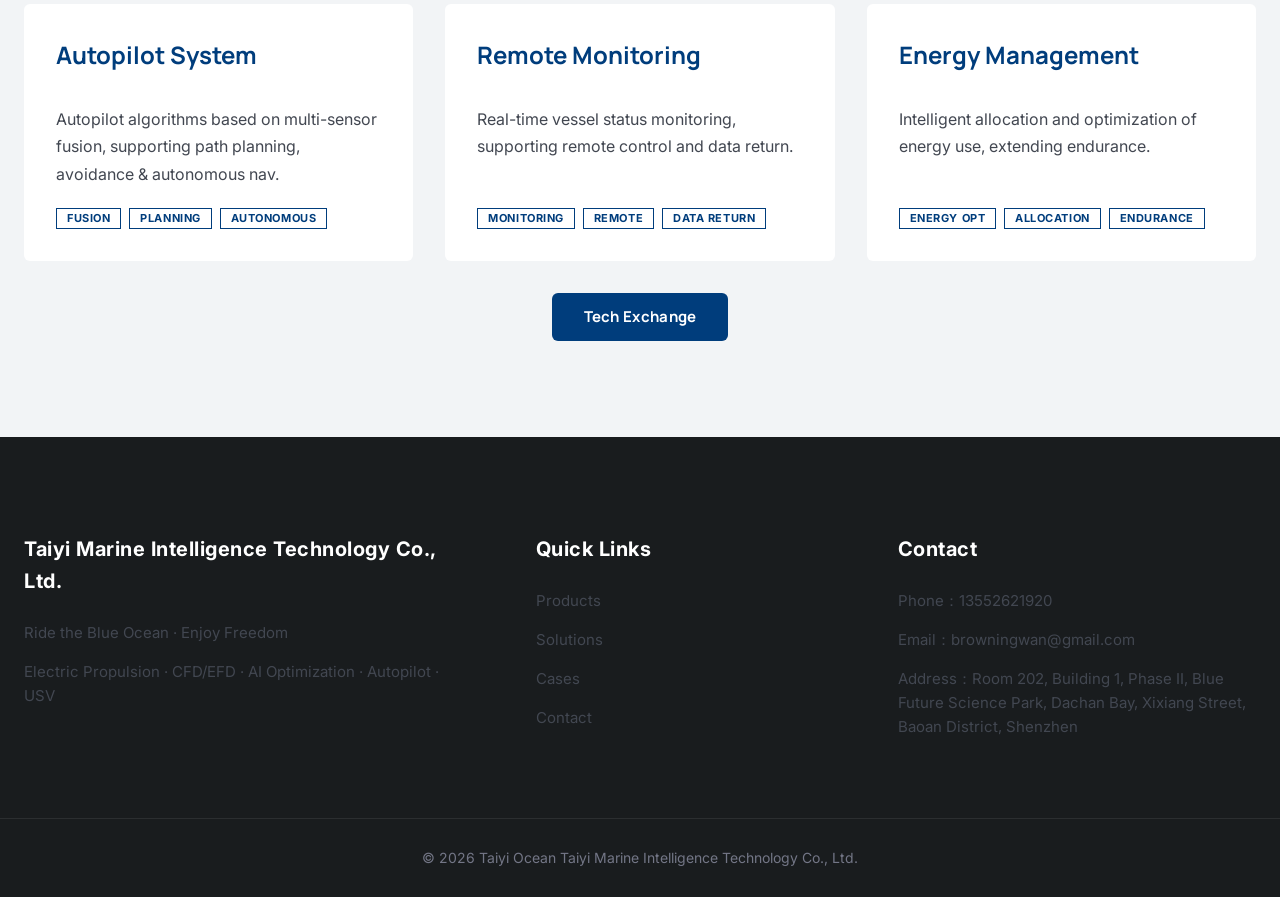
<file: technology.html>
<!DOCTYPE html>
<html lang="zh-CN">
<head>
  <meta charset="UTF-8"/>
  <meta name="viewport" content="width=device-width, initial-scale=1.0"/>
  <title>技术优势 · 太一海洋</title>
  <link rel="preconnect" href="https://fonts.googleapis.com">
  <link rel="preconnect" href="https://fonts.gstatic.com" crossorigin>
  <link href="https://fonts.googleapis.com/css2?family=Inter:wght@300;400;500;600&family=Manrope:wght@400;600;700;800&display=swap" rel="stylesheet">
  <link rel="stylesheet" href="assets/styles.css"/>
</head>
<body>

<!-- 导航栏 -->
<header class="nav">
  <div class="wrap">
    <a class="brand" href="index.html" data-nav>
      <span>
        <img src="assets/images/logo.png" alt="TAIYI MARINE" class="brand-logo-img">
      </span>
      <span>
        <img src="assets/images/company-name.png" alt="TAIYI MARINE" class="brand-logo-img">
      </span>
    </a>

    <nav class="navlinks" aria-label="主导航">
      <a href="index.html" data-nav data-translate="nav-home">首页</a>
      <a href="products.html" data-nav data-translate="nav-products">产品</a>
      <a href="technology.html" data-nav class="active" data-translate="nav-technology">技术优势</a>
      <a href="solutions.html" data-nav data-translate="nav-solutions">解决方案</a>
      <a href="cases.html" data-nav data-translate="nav-cases">案例</a>
      <a href="news.html" data-nav data-translate="nav-news">新闻</a>
      <a href="contact.html" data-nav data-translate="nav-contact">联系我们</a>
    </nav>

    <div class="navcta">
      <!-- 语言切换器 -->
      <div class="lang-switcher">
        <button class="lang-btn active" data-lang="zh">中文</button>
        <span>/</span>
        <button class="lang-btn" data-lang="en">EN</button>
      </div>
      <button class="burger" aria-label="Toggle Menu">
        <svg viewBox="0 0 24 24" width="24" height="24" stroke="currentColor" stroke-width="2" fill="none" stroke-linecap="round" stroke-linejoin="round"><line x1="3" y1="12" x2="21" y2="12"></line><line x1="3" y1="6" x2="21" y2="6"></line><line x1="3" y1="18" x2="21" y2="18"></line></svg>
      </button>
    </div>
  </div>

  <div class="mobile" data-mobile>
    <div class="row">
      <a href="index.html" data-nav data-translate="nav-home">首页</a>
      <a href="products.html" data-nav data-translate="nav-products">产品</a>
      <a href="technology.html" data-nav class="active" data-translate="nav-technology">技术优势</a>
      <a href="solutions.html" data-nav data-translate="nav-solutions">解决方案</a>
      <a href="cases.html" data-nav data-translate="nav-cases">案例</a>
      <a href="news.html" data-nav data-translate="nav-news">新闻</a>
      <a href="contact.html" data-nav data-translate="nav-contact">联系我们</a>
    </div>
  </div>
</header>

<main id="main">
  <!-- 顶部大图 -->
  <div class="top-page-image">
    <img src="assets/images/cases-banner.jpg" alt="技术优势">
  </div>

  <!-- 船舶性能评估方法 -->
  <section class="section alt">
    <div class="container">
      <div class="header reveal">
        <span class="kicker" data-translate="tech-eval-kicker">Performance Evaluation</span>
        <h2 data-translate="tech-eval-title">船舶性能评估方法</h2>
        <p data-translate="tech-eval-desc">基于先进计算方法的船舶综合性能评估体系</p>
      </div>

      <div class="grid2">
        <div class="card reveal">
          <h3 data-translate="tech-eval-1">综合评估链路</h3>
          <p data-translate="tech-eval-1-desc">
            运动学求解 → 动力学求解 → 自动驾驶控制 → 阻力/兴波/粘滞阻力分析 →
            操纵性/耐波性/稳定性/快速性指标输出。
          </p>
          <div class="badges">
            <span class="badge" data-translate="tech-eval-badge-1">操纵性</span>
            <span class="badge" data-translate="tech-eval-badge-2">耐波性</span>
            <span class="badge" data-translate="tech-eval-badge-3">稳定性</span>
            <span class="badge" data-translate="tech-eval-badge-4">快速性</span>
          </div>
        </div>
        <div class="media reveal">
          <div class="media-placeholder">
            <img src="assets/images/性能评估.png" alt="性能评估" class="img-fill">
          </div>
        </div>
      </div>

      <div class="grid3 mt-8">
        <div class="card reveal">
          <h3 data-translate="tech-eval-2">运动学求解</h3>
          <p data-translate="tech-eval-2-desc">基于六自由度运动方程，精确计算船舶在各种海况下的运动响应。</p>
        </div>
        <div class="card reveal">
          <h3 data-translate="tech-eval-3">动力学求解</h3>
          <p data-translate="tech-eval-3-desc">考虑流体动力、惯性力和环境力，进行船舶动力学特性分析。</p>
        </div>
        <div class="card reveal">
          <h3 data-translate="tech-eval-4">控制系统设计</h3>
          <p data-translate="tech-eval-4-desc">基于现代控制理论，设计自动驾驶和运动控制系统。</p>
        </div>
      </div>
    </div>
  </section>

  <!-- CFD / EFD 技术与 AI 融合 -->
  <section class="section">
    <div class="container">
      <div class="header reveal">
        <span class="kicker" data-translate="tech-cfd-kicker">CFD / EFD &amp; AI</span>
        <h2 data-translate="tech-cfd-title">CFD / EFD 技术与 AI 融合</h2>
        <p data-translate="tech-cfd-desc">计算流体力学与实验流体力学相结合，AI技术赋能优化设计</p>
      </div>

      <div class="grid3">
        <div class="card reveal">
          <h3 data-translate="tech-cfd-1">CFD（计算流体力学）</h3>
          <p data-translate="tech-cfd-1-desc">用于快速评估船型阻力、尾流场、桨后流动与推进效率，支撑形状优化迭代。</p>
          <div class="badges">
            <span class="badge" data-translate="tech-cfd-1-badge-1">阻力分析</span>
            <span class="badge" data-translate="tech-cfd-1-badge-2">流场模拟</span>
            <span class="badge" data-translate="tech-cfd-1-badge-3">效率评估</span>
          </div>
        </div>
        <div class="card reveal">
          <h3 data-translate="tech-cfd-2">EFD（实验流体力学）</h3>
          <p data-translate="tech-cfd-2-desc">通过拖曳、静水/海边测试与对比验证，提升预测可信度与工程可交付性。</p>
          <div class="badges">
            <span class="badge" data-translate="tech-cfd-2-badge-1">拖曳试验</span>
            <span class="badge" data-translate="tech-cfd-2-badge-2">实船测试</span>
            <span class="badge" data-translate="tech-cfd-2-badge-3">数据验证</span>
          </div>
        </div>
        <div class="card reveal">
          <h3 data-translate="tech-cfd-3">AI 代理优化</h3>
          <p data-translate="tech-cfd-3-desc">基于数据与仿真结果训练优化器，自动探索参数空间，提高收敛速度与方案质量。</p>
          <div class="badges">
            <span class="badge" data-translate="tech-cfd-3-badge-1">参数优化</span>
            <span class="badge" data-translate="tech-cfd-3-badge-2">智能学习</span>
            <span class="badge" data-translate="tech-cfd-3-badge-3">快速收敛</span>
          </div>
        </div>
      </div>

      <div class="grid2 mt-8">
        <div class="media reveal">
          <div class="media-placeholder">
            <img src="assets/images/CFD.png" alt="CFD分析" class="img-fill">
          </div>
        </div>
        <div class="media reveal">
          <div class="media-placeholder">
            <img src="assets/images/Altair Activate.png" alt="Altair Activate" class="img-fill">
          </div>
        </div>
      </div>
    </div>
  </section>

  <!-- 基于 AI 的控制面装置设计 -->
  <section class="section alt">
    <div class="container">
      <div class="header reveal">
        <span class="kicker" data-translate="tech-control-kicker">AI Control Surface</span>
        <h2 data-translate="tech-control-title">基于 AI 的控制面装置设计</h2>
        <p data-translate="tech-control-desc">智能化控制面参数优化与翼型库管理</p>
      </div>

      <div class="grid2">
        <div class="card reveal">
          <h3 data-translate="tech-control-1">参数化建模</h3>
          <p data-translate="tech-control-1-desc">将控制面几何、安装角、位置与约束条件参数化，便于优化器快速迭代搜索。</p>
          <div class="badges">
            <span class="badge" data-translate="tech-control-1-badge-1">几何参数化</span>
            <span class="badge" data-translate="tech-control-1-badge-2">约束建模</span>
          </div>
        </div>
        <div class="card reveal">
          <h3 data-translate="tech-control-2">多目标优化</h3>
          <p data-translate="tech-control-2-desc">以阻力、升力、稳态与动态响应为目标，结合工艺可制造性约束，输出可落地方案。</p>
          <div class="badges">
            <span class="badge" data-translate="tech-control-2-badge-1">多目标</span>
            <span class="badge" data-translate="tech-control-2-badge-2">约束优化</span>
            <span class="badge" data-translate="tech-control-2-badge-3">可制造性</span>
          </div>
        </div>
      </div>

      <div class="grid2 mt-8">
        <div class="media reveal">
          <div class="media-placeholder">
            <img src="assets/images/MCP.png" alt="基于MCP的AI智能控制技术" class="img-fill">
          </div>
        </div>
        <div class="card reveal">
          <h3 data-translate="tech-control-3">翼型库管理</h3>
          <p data-translate="tech-control-3-desc">建立标准化翼型数据库，支持快速检索、对比和参数化调整。</p>
          <div class="badges">
            <span class="badge" data-translate="tech-control-3-badge-1">数据库</span>
            <span class="badge" data-translate="tech-control-3-badge-2">标准化</span>
            <span class="badge" data-translate="tech-control-3-badge-3">参数调整</span>
          </div>
        </div>
      </div>
    </div>
  </section>

  <!-- 电机设计与电机驱动设计 -->
  <section class="section">
    <div class="container">
      <div class="header reveal">
        <span class="kicker" data-translate="tech-motor-kicker">Motor &amp; Drive</span>
        <h2 data-translate="tech-motor-title">电机设计与电机驱动设计</h2>
        <p data-translate="tech-motor-desc">面向海洋环境的电机系统设计与驱动技术</p>
      </div>

      <div class="grid3">
        <div class="card reveal">
          <h3 data-translate="tech-motor-1">电机本体设计</h3>
          <p data-translate="tech-motor-1-desc">面向海洋工况，结合防水、散热与可靠性设计，支持定制转速/扭矩曲线。</p>
          <div class="badges">
            <span class="badge" data-translate="tech-motor-1-badge-1">防水设计</span>
            <span class="badge" data-translate="tech-motor-1-badge-2">散热优化</span>
            <span class="badge" data-translate="tech-motor-1-badge-3">可靠性</span>
          </div>
        </div>
        <div class="card reveal">
          <h3 data-translate="tech-motor-2">FOC 控制与算法</h3>
          <p data-translate="tech-motor-2-desc">实现稳定的无刷电机控制，支持 Back-EMF、HFI 等关键技术路径。</p>
          <div class="badges">
            <span class="badge" data-translate="tech-motor-2-badge-1">FOC控制</span>
            <span class="badge" data-translate="tech-motor-2-badge-2">Back-EMF</span>
            <span class="badge" data-translate="tech-motor-2-badge-3">HFI技术</span>
          </div>
        </div>
        <div class="card reveal">
          <h3 data-translate="tech-motor-3">驱动板迭代</h3>
          <p data-translate="tech-motor-3-desc">第一代 → 第二代 → 第三代（测试版）路线，面向成本、性能、可维护性迭代。</p>
          <div class="badges">
            <span class="badge" data-translate="tech-motor-3-badge-1">成本优化</span>
            <span class="badge" data-translate="tech-motor-3-badge-2">性能提升</span>
            <span class="badge" data-translate="tech-motor-3-badge-3">可维护性</span>
          </div>
        </div>
      </div>

      <div class="grid2 mt-8">
        <div class="card reveal">
          <h3 data-translate="tech-motor-4">热管理系统</h3>
          <p data-translate="tech-motor-4-desc">高效热设计确保电机在长时间高负载下稳定运行。</p>
          <div class="badges">
            <span class="badge" data-translate="tech-motor-4-badge-1">热仿真</span>
            <span class="badge" data-translate="tech-motor-4-badge-2">冷却系统</span>
            <span class="badge" data-translate="tech-motor-4-badge-3">温度监控</span>
          </div>
        </div>
        <div class="card reveal">
          <h3 data-translate="tech-motor-5">故障诊断系统</h3>
          <p data-translate="tech-motor-5-desc">实时监测电机状态，提前预警潜在故障，提高系统可靠性。</p>
          <div class="badges">
            <span class="badge" data-translate="tech-motor-5-badge-1">状态监测</span>
            <span class="badge" data-translate="tech-motor-5-badge-2">故障预警</span>
            <span class="badge" data-translate="tech-motor-5-badge-3">健康管理</span>
          </div>
        </div>
      </div>
    </div>
  </section>

  <!-- 智能控制与系统集成 -->
  <section class="section alt">
    <div class="container">
      <div class="header reveal">
        <span class="kicker" data-translate="tech-intelligent-kicker">Intelligent Control</span>
        <h2 data-translate="tech-intelligent-title">智能控制与系统集成</h2>
        <p data-translate="tech-intelligent-desc">先进的船舶控制系统与集成技术</p>
      </div>

      <div class="grid3">
        <div class="card reveal">
          <h3 data-translate="tech-intelligent-1">自动驾驶系统</h3>
          <p data-translate="tech-intelligent-1-desc">基于多传感器融合的自动驾驶算法，支持路径规划、避障和自主航行。</p>
          <div class="badges">
            <span class="badge" data-translate="tech-intelligent-1-badge-1">传感器融合</span>
            <span class="badge" data-translate="tech-intelligent-1-badge-2">路径规划</span>
            <span class="badge" data-translate="tech-intelligent-1-badge-3">自主航行</span>
          </div>
        </div>
        <div class="card reveal">
          <h3 data-translate="tech-intelligent-2">远程监控系统</h3>
          <p data-translate="tech-intelligent-2-desc">实时监控船舶状态，支持远程控制和数据回传。</p>
          <div class="badges">
            <span class="badge" data-translate="tech-intelligent-2-badge-1">实时监控</span>
            <span class="badge" data-translate="tech-intelligent-2-badge-2">远程控制</span>
            <span class="badge" data-translate="tech-intelligent-2-badge-3">数据回传</span>
          </div>
        </div>
        <div class="card reveal">
          <h3 data-translate="tech-intelligent-3">能量管理系统</h3>
          <p data-translate="tech-intelligent-3-desc">智能分配和优化能源使用，延长续航时间。</p>
          <div class="badges">
            <span class="badge" data-translate="tech-intelligent-3-badge-1">能源优化</span>
            <span class="badge" data-translate="tech-intelligent-3-badge-2">智能分配</span>
            <span class="badge" data-translate="tech-intelligent-3-badge-3">续航延长</span>
          </div>
        </div>
      </div>

      <div class="reveal mt-8 text-center">
        <a class="btn primary" href="contact.html" data-nav data-translate="btn-contact">申请技术交流</a>
      </div>
    </div>
  </section>
</main>

<!-- 页脚 -->
<footer class="footer">
  <div class="cols">
    <div>
      <h4 data-translate="footer-company">深圳太一海洋智能科技有限公司</h4>
      <p data-translate="footer-slogan">驰骋蓝海 · 智享自由</p>
      <p data-translate="footer-desc">电动推进 · CFD/EFD · AI 优化 · 自动驾驶 · 无人船</p>
    </div>
    <div>
      <h4 data-translate="footer-quick">快速入口</h4>
      <p><a href="products.html" data-nav data-translate="nav-products">产品</a></p>
      <p><a href="solutions.html" data-nav data-translate="nav-solutions">解决方案</a></p>
      <p><a href="cases.html" data-nav data-translate="nav-cases">案例</a></p>
      <p><a href="contact.html" data-nav data-translate="nav-contact">联系我们</a></p>
    </div>
    <div>
      <h4 data-translate="footer-contact">联系</h4>
      <p><span data-translate="footer-phone">电话</span>：13552621920</p>
      <p><span data-translate="footer-email">邮箱</span>：browningwan@gmail.com</p>
      <p><span data-translate="footer-address">地址</span>：<span data-translate="footer-address-val">深圳市宝安区西乡街道蚝业社区大铲湾蓝色未来科技园二期1栋202</span></p>
    </div>
  </div>

  <div class="sub">
    <span>© <span id="y"></span> Taiyi Ocean <span data-translate="footer-company">深圳太一海洋智能科技有限公司</span></span>
  </div>
</footer>

<script src="assets/app.js"></script>
</body>
</html>
</file>
<file: assets/styles.css>
/* ================== 太一海洋 - 全局样式表 ================== */

@import url('https://fonts.googleapis.com/css2?family=Inter:wght@300;400;500;600&family=Manrope:wght@400;600;700;800&display=swap');

:root {
  /* --- 工业极简设计系统 --- */
  --primary: #003d7c;
  --primary-container: #0054a6;
  --on-primary: #ffffff;
  --on-primary-container: #c9d4ff;
  --secondary: #4a5c91;
  --secondary-container: #b0c2fd;
  --on-secondary-container: #3c4f82;
  --surface: #f7f9fb;
  --surface-bright: #f7f9fb;
  --surface-dim: #d9d9e4;
  --surface-container-lowest: #ffffff;
  --surface-container-low: #f2f4f6;
  --surface-container: #e8ecf1;
  --surface-container-high: #e0e4ea;
  --surface-container-highest: #d5dce4;
  --surface-variant: #e1e2ed;
  --on-surface: #191c1e;
  --on-surface-variant: #424751;
  --outline: #737686;
  --outline-variant: #c2c6d3;
  --background: #f7f9fb;
  --on-background: #191c1e;

  /* --- 品牌色系定义 (兼容旧版) --- */
  --blue-950: #020617;
  --blue-900: #0f172a;
  --blue-800: #1e3a8a;
  --blue-700: #1d4ed8;
  --blue-600: #2563eb;
  --blue-500: #3b82f6;
  --blue-300: #93c5fd;
  --blue-100: #f1f5f9;
  --blue-50: #f8fafc;

  /* --- 功能配色 --- */
  --table-head-bg: #172554;
  --text-main: #191b23;
  --text-muted: #434654;
  --text-light: #737686;
  --white: #ffffff;

  /* --- 语义化颜色别名 (方便换肤) --- */
  --nav-bg: rgba(250, 248, 255, 0.8);
  --nav-bg-scroll: rgba(250, 248, 255, 0.95);
  --nav-border: rgba(0, 0, 0, 0.03);
  --border-subtle: rgba(0, 0, 0, 0.03);
  --border-light: rgba(0, 0, 0, 0.05);
  --glass-bg: rgba(255, 255, 255, 0.7);
  --glass-border: rgba(255, 255, 255, 0.3);
  --footer-border-color: rgba(255, 255, 255, 0.1);
  --footer-text-dim: rgba(255, 255, 255, 0.4);
  --tint-5: rgba(0, 61, 162, 0.05);
  --tint-10: rgba(0, 61, 162, 0.08);
  --tint-15: rgba(0, 61, 162, 0.12);
  --tint-20: rgba(0, 61, 162, 0.15);
  --primary-10: rgba(0, 61, 162, 0.1);
  --primary-20: rgba(0, 61, 162, 0.15);
  --shadow-primary: 0 4px 12px rgba(0, 61, 162, 0.25);
  --shadow-primary-hover: 0 8px 24px rgba(0, 61, 162, 0.35);
  --shadow-mobile-menu: 0 10px 20px rgba(0, 0, 0, 0.08);
  --shadow-step: 0 4px 12px rgba(0, 61, 162, 0.2);

  /* --- 阴影与圆角（工业极简：小圆角、弱阴影） --- */
  --shadow-sm: 0 1px 2px 0 rgba(0,0,0,0.03);
  --shadow-md: 0 2px 4px rgba(0,0,0,0.04);
  --shadow-lg: 0 4px 8px rgba(0,0,0,0.04);
  --shadow-card: none;
  --shadow-hover: 0 8px 24px rgba(0, 61, 124, 0.06);
  --shadow-blue: none;
  --radius-xs: 2px;
  --radius-sm: 4px;
  --radius: 6px;
  --radius-lg: 8px;
  --radius-xl: 12px;
  --radius-2xl: 16px;
  --radius-pill: 50px;

  /* --- 间距系统 --- */
  --space-1: 4px;
  --space-2: 8px;
  --space-3: 12px;
  --space-4: 16px;
  --space-5: 20px;
  --space-6: 24px;
  --space-7: 28px;
  --space-8: 32px;
  --space-10: 40px;
  --space-12: 48px;
  --space-14: 56px;
  --space-16: 64px;
  --space-20: 80px;
  --space-24: 96px;
  --space-25: 100px;

  /* --- 字体系统 (流体排版) --- */
  --text-2xs: 12px;
  --text-xs: 14px;
  --text-sm: 15px;
  --text-base: clamp(16px, 1.5vw, 18px);
  --text-lg: clamp(16px, 2vw, 20px);
  --text-xl: clamp(18px, 2.5vw, 24px);
  --text-2xl: clamp(20px, 3vw, 28px);
  --text-3xl: clamp(24px, 4vw, 32px);
  --text-4xl: clamp(28px, 5vw, 40px);
  --text-hero: clamp(2.5rem, 5vw, 4rem);
  --text-lead: clamp(1.125rem, 3vw, 1.75rem);

  /* --- 布局变量 --- */
  --max-w: 1280px;
  --nav-height: 80px;
  --transition: all 0.4s cubic-bezier(0.165, 0.84, 0.44, 1);
}

/* --- 基础重置 --- */
*, *::before, *::after { box-sizing: border-box; }
html { scroll-behavior: smooth; }
body {
  margin: 0;
  font-family: "Inter", "PingFang SC", "Microsoft YaHei", "Helvetica Neue", Arial, sans-serif;
  color: var(--on-surface);
  background-color: var(--surface);
  line-height: 1.6;
  padding-top: var(--nav-height);
  opacity: 0;
  transition: opacity 0.5s ease;
}
body.fade-in { opacity: 1; }
a { color: inherit; text-decoration: none; transition: color 0.2s; }
img { max-width: 100%; display: block; height: auto; object-fit: cover; }

/* 字体工具类 */
.font-headline { font-family: "Manrope", "PingFang SC", "Microsoft YaHei", sans-serif; }
.font-body { font-family: "Inter", "PingFang SC", "Microsoft YaHei", sans-serif; }

/* ================== 导航栏 ================== */
.nav {
  position: fixed;
  top: 0;
  left: 0;
  right: 0;
  height: var(--nav-height);
  z-index: 1000;
  background: var(--nav-bg);
  backdrop-filter: blur(20px);
  -webkit-backdrop-filter: blur(20px);
  border-bottom: none;
  box-shadow: none;
  transition: var(--transition);
}
.nav.scrolled {
  background: var(--nav-bg-scroll);
  box-shadow: var(--shadow-md);
}

.nav .wrap {
  height: 100%;
  max-width: var(--max-w);
  margin: 0 auto;
  padding: 0 var(--space-6);
  display: grid;
  grid-template-columns: 1fr auto 1fr;
  align-items: center;
}

.brand {
  display: flex;
  align-items: center;
  gap: 10px;
  font-size: 1.5rem;
  font-weight: 800;
  color: var(--primary);
  letter-spacing: -0.5px;
  justify-self: start;
}

.brand img {
  height: 50px;
  width: auto;
  object-fit: contain;
}

.brand-logo-img {
  width: auto;
  height: 30px;
  object-fit: cover;
}

.navlinks {
  display: flex;
  gap: var(--space-6);
  justify-self: center;
}

.navlinks a {
  font-family: "Manrope", "PingFang SC", "Microsoft YaHei", sans-serif;
  font-weight: 700;
  font-size: var(--text-xs);
  color: var(--on-surface-variant);
  position: relative;
  cursor: pointer;
  transition: var(--transition);
  letter-spacing: -0.01em;
}
.navlinks a:hover, .navlinks a.active { color: var(--primary); }
.navlinks a::after {
  content:'';
  position: absolute;
  bottom: -4px;
  left: 0;
  width: 0;
  height: 2px;
  background: var(--primary);
  transition: width 0.3s;
}
.navlinks a:hover::after, .navlinks a.active::after { width: 100%; }

.navcta {
  display: flex;
  align-items: center;
  gap: var(--space-4);
  justify-self: end;
}

.lang-switcher {
  display: flex;
  align-items: center;
  gap: var(--space-2);
}
.lang-btn {
  padding: 6px var(--space-3);
  border-radius: 20px;
  font-size: var(--text-2xs);
  font-weight: 600;
  cursor: pointer;
  border: 2px solid transparent;
  background: transparent;
  color: var(--text-muted);
}
.lang-btn.active {
  background: linear-gradient(135deg, var(--primary) 0%, var(--primary-container) 100%);
  color: var(--white);
  border-color: var(--primary);
}
.lang-btn:hover:not(.active) {
  color: var(--primary);
  border-color: var(--outline-variant);
}

.burger {
  display: none;
  background: transparent;
  border: none;
  cursor: pointer;
  padding: 10px;
}

.mobile {
  display: none;
  position: fixed;
  top: var(--nav-height);
  left: 0;
  right: 0;
  background: var(--white);
  padding: var(--space-5);
  box-shadow: var(--shadow-mobile-menu);
  z-index: 999;
}
.mobile.open { display: block; }
.mobile .row {
  display: flex;
  flex-direction: column;
  gap: var(--space-4);
  max-width: var(--max-w);
  margin: 0 auto;
}
.mobile a {
  padding: var(--space-3) 0;
  border-bottom: 1px solid var(--surface-container);
  font-weight: 600;
}

/* ================== 通用布局组件 ================== */
.container { max-width: var(--max-w); margin: 0 auto; padding: 0 var(--space-6); }
.grid { display: grid; gap: var(--space-8); }
.grid2 { display: grid; grid-template-columns: repeat(2, 1fr); gap: var(--space-8); }
.grid3 { display: grid; grid-template-columns: repeat(3, 1fr); gap: var(--space-8); }

/* Section区块 */
.section { padding: var(--space-24) 0; }
.section.alt { background-color: var(--surface-container-low); }
.header { margin-bottom: var(--space-16); text-align: left; }
.header h2 {
    font-family: "Manrope", "PingFang SC", "Microsoft YaHei", sans-serif;
    font-size: clamp(1.75rem, 3vw, 2.5rem);
    color: var(--primary);
    margin-bottom: var(--space-4);
    font-weight: 700;
    letter-spacing: -0.02em;
    line-height: 1.15;
}
.header p { font-size: var(--text-base); color: var(--on-surface-variant); max-width: 560px; margin: 0; line-height: 1.7; }

/* Kicker 标签 */
.kicker {
    font-family: "Inter", "PingFang SC", sans-serif;
    font-size: 11px;
    font-weight: 700;
    letter-spacing: 0.25em;
    text-transform: uppercase;
    color: var(--primary);
    margin-bottom: var(--space-4);
    display: block;
}

/* Section 分隔线 */
.section-divider {
    width: 40px;
    height: 2px;
    background: var(--primary);
    margin: var(--space-4) 0 var(--space-8);
}

/* Hero Banner - 工业极简风 */
.hero {
    position: relative;
    width: 100%;
    min-height: 70vh;
    display: flex;
    align-items: flex-end;
    overflow: hidden;
    background: var(--surface);
}
.hero__bg {
    position: absolute;
    inset: 0;
    z-index: 0;
}
.hero__bg img {
    width: 100%;
    height: 100%;
    object-fit: cover;
    filter: grayscale(30%);
}
.hero__bg::after {
    content: '';
    position: absolute;
    inset: 0;
    background: linear-gradient(to top, rgba(0, 61, 124, 0.88) 0%, rgba(0, 61, 124, 0.4) 50%, rgba(0, 61, 124, 0.15) 100%);
}
.hero__content {
    position: relative;
    z-index: 1;
    max-width: 1280px;
    margin: 0 auto;
    padding: 120px 48px 80px;
    width: 100%;
    display: grid;
    grid-template-columns: 2fr 1fr;
    gap: 64px;
    align-items: end;
}
.hero__kicker {
    font-family: "Inter", "PingFang SC", sans-serif;
    font-size: 12px;
    font-weight: 600;
    letter-spacing: 0.3em;
    text-transform: uppercase;
    color: rgba(255,255,255,0.7);
    margin-bottom: 16px;
    display: block;
}
.hero h1 {
    font-family: "Manrope", "PingFang SC", "Microsoft YaHei", sans-serif;
    font-size: clamp(2.5rem, 5vw, 4.5rem);
    font-weight: 800;
    color: #fff;
    line-height: 1.05;
    letter-spacing: -0.02em;
    margin: 0 0 var(--space-6);
}
.hero__desc {
    font-size: 16px;
    line-height: 1.7;
    color: rgba(255,255,255,0.85);
    border-left: 2px solid rgba(255,255,255,0.5);
    padding-left: 28px;
    margin: 0;
}
.actions { display: flex; gap: var(--space-4); margin-top: var(--space-8); flex-wrap: wrap; }

/* 按钮样式 */
.btn { display: inline-flex; align-items: center; justify-content: center; padding: var(--space-3) var(--space-8); border-radius: var(--radius); font-weight: 700; cursor: pointer; transition: var(--transition); font-size: var(--text-sm); border: none; text-decoration: none; font-family: "Manrope", "PingFang SC", sans-serif; letter-spacing: 0.02em; }
.btn.primary {
  background: var(--primary);
  color: var(--on-primary);
}
.btn.primary:hover { background: var(--primary-container); transform: translateY(-1px); }
.btn.ghost {
  background: transparent;
  color: var(--on-surface);
  border: 1px solid var(--outline-variant);
}
.btn.ghost:hover { background: var(--surface-container-high); border-color: var(--outline); }

/* 渐变文字 */
.text-gradient {
  background: linear-gradient(135deg, var(--primary) 0%, var(--primary-container) 100%);
  -webkit-background-clip: text;
  -webkit-text-fill-color: transparent;
  background-clip: text;
}

/* ================== 卡片（工业极简） ================== */
.card {
  background: var(--surface-container-lowest);
  border-radius: var(--radius);
  padding: var(--space-8);
  transition: var(--transition);
  border: none;
  height: 100%;
  display: flex;
  flex-direction: column;
}
.card:hover { background: var(--surface); }
.card h3 {
    margin-top: 0;
    color: var(--primary);
    font-size: var(--text-xl);
    margin-bottom: var(--space-4);
    font-family: "Manrope", "PingFang SC", "Microsoft YaHei", sans-serif;
    font-weight: 700;
}
.card p { color: var(--on-surface-variant); line-height: 1.7; margin-bottom: var(--space-5); flex-grow: 1; }

/* 图标卡片 */
.card-icon {
    width: 40px;
    height: 40px;
    border-radius: var(--radius-sm);
    background: rgba(0, 61, 124, 0.06);
    display: flex;
    align-items: center;
    justify-content: center;
    margin-bottom: var(--space-5);
    color: var(--primary);
    flex-shrink: 0;
}
.card-icon svg {
    width: 20px;
    height: 20px;
    stroke: currentColor;
    fill: none;
    stroke-width: 2;
    stroke-linecap: round;
    stroke-linejoin: round;
}

/* 极简卡片（用于技术优势） */
.card-glow {
    position: relative;
    background: var(--surface-container-lowest);
    border-radius: var(--radius);
    padding: var(--space-8);
    transition: var(--transition);
    height: 100%;
    display: flex;
    flex-direction: column;
    justify-content: space-between;
}
.card-glow:hover {
    background: var(--surface);
}

/* 案例卡片图片 hover 放大 */
.card:hover img[style*="transition"] {
    transform: scale(1.08);
}

/* 卡片内部图片容器 */
.card-img-container {
  width: 100%;
  height: 200px;
  border-radius: var(--radius-sm);
  overflow: hidden;
  margin-bottom: var(--space-5);
  background: var(--blue-100);
  flex-shrink: 0;
}
.card-img-container img { width: 100%; height: 100%; object-fit: cover; transition: transform 0.5s ease; }
.card:hover .card-img-container img { transform: scale(1.05); }

/* 产品页（高性能推进器/整船方案）图片与点击引导增强 */
.product-showcase-grid .product-image-box {
  height: 400px;
  background: var(--white);
}

.product-showcase-grid {
  gap: var(--space-10);
}

.product-showcase-grid .product-image-box img {
  object-fit: contain;
  object-position: center;
  background: var(--white);
}

.product-click-card {
  cursor: pointer;
  position: relative;
  padding-bottom: 58px;
}

.card-click-hint {
  position: absolute;
  right: var(--space-6);
  bottom: var(--space-5);
  display: inline-flex;
  align-items: center;
  gap: var(--space-1);
  font-size: var(--text-2xs);
  font-weight: 700;
  color: var(--text-muted);
  background: transparent;
  border: none;
  padding: 0;
  border-radius: 0;
  width: fit-content;
}

.product-click-card:hover .card-click-hint {
  color: var(--blue-700);
}

.badges { display: flex; gap: var(--space-2); flex-wrap: wrap; margin-top: auto; }
.badge { font-size: 11px; padding: 4px 10px; font-weight: 700; letter-spacing: 0.05em; text-transform: uppercase; color: var(--primary); border: 1px solid var(--primary); line-height: 1; }

/* 顶部Banner图 */
.top-page-image { width: 100%; height: 450px; overflow: hidden; position: relative; }
.top-page-image img { width: 100%; height: 100%; object-fit: cover; filter: grayscale(20%); }
.top-page-image::after { content: ''; position: absolute; inset: 0; background: linear-gradient(to bottom, rgba(0, 61, 124, 0.5) 0%, rgba(0, 61, 124, 0.15) 60%, transparent 100%); }

/* ================== 表格优化 (居中) ================== */
.table-wrapper { display: flex; justify-content: center; width: 100%; overflow-x: auto; }
.table {
  width: 100%;
  max-width: 1000px;
  border-collapse: collapse;
  background: var(--surface-container-lowest);
  border-radius: var(--radius-xl);
  overflow: hidden;
  box-shadow: var(--shadow-sm);
  margin: 0 auto;
}
.table th { background: var(--primary); color: var(--white); padding: var(--space-4); text-align: center; font-weight: 600; }
.table td { padding: var(--space-4); border-bottom: 1px solid var(--surface-container); text-align: center; }
.table tr:last-child td { border-bottom: none; }
.table tr:hover { background: var(--surface-container-low); }

/* ================== Tab切换 ================== */
[data-tabs] .tabs { display: flex; gap: var(--space-2); margin-bottom: var(--space-6); border-bottom: 2px solid var(--surface-container); padding-bottom: var(--space-2); }
.tab { padding: var(--space-3) var(--space-6); cursor: pointer; font-weight: 600; color: var(--on-surface-variant); border-radius: var(--radius-sm); transition: var(--transition); font-family: "Manrope", "PingFang SC", sans-serif; }
.tab:hover { color: var(--primary); background: var(--surface-container-low); }
.tab.active { color: var(--primary); background: var(--surface-container); }
.tabpanels .panel { display: none; }
.tabpanels .panel.active { display: block; animation: fadeIn 0.5s ease-out; }

/* ================== 新闻列表 (左图右文) ================== */
.news-grid { display: grid; gap: var(--space-8); margin-top: var(--space-6); }
.news-item {
  background: var(--surface-container-lowest);
  border-radius: var(--radius-xl);
  box-shadow: var(--shadow-sm);
  padding: var(--space-8);
  border: none;
  transition: var(--transition);
  display: flex;
  align-items: center;
  gap: var(--space-8);
  text-decoration: none;
  color: inherit;
}
.news-item:hover { transform: translateY(-4px); box-shadow: var(--shadow-hover); }
.news-item:hover h3 { color: var(--primary); }

/* 新闻缩略图 (左侧) */
.news-thumb { width: 240px; height: 160px; flex-shrink: 0; border-radius: var(--radius); overflow: hidden; background: var(--surface-container); }
.news-thumb img { width: 100%; height: 100%; object-fit: cover; transition: transform 0.5s ease; }
.news-item:hover .news-thumb img { transform: scale(1.05); }

.news-content { flex: 1; }
.news-meta { display: flex; align-items: center; gap: var(--space-4); margin-bottom: var(--space-4); color: var(--on-surface-variant); font-size: var(--text-xs); }
.news-date { background: var(--surface-container-low); padding: 6px var(--space-3); border-radius: 20px; color: var(--on-surface); font-weight: 600; }
.news-category { background: var(--tint-10); padding: 6px var(--space-3); border-radius: 20px; color: var(--primary); font-weight: 600; }
.news-item h3 { margin: 0 0 var(--space-3); color: var(--on-surface); font-size: var(--text-xl); line-height: 1.3; font-family: "Manrope", "PingFang SC", sans-serif; font-weight: 700; }
.news-excerpt { color: var(--on-surface-variant); line-height: 1.7; margin: 0 0 var(--space-4); display: -webkit-box; -webkit-line-clamp: 3; line-clamp: 3; -webkit-box-orient: vertical; overflow: hidden; text-overflow: ellipsis; }
.news-tags { display: flex; gap: var(--space-2); flex-wrap: wrap; }
.news-tag { padding: 6px var(--space-3); border-radius: 20px; background: var(--surface-container-low); color: var(--on-surface-variant); font-size: var(--text-2xs); font-weight: 600; border: none; }
.news-end-indicator { text-align: center; padding: var(--space-7) var(--space-6); color: var(--on-surface-variant); font-size: var(--text-xs); border-top: 1px solid var(--surface-container); margin-top: var(--space-10); }

/* ================== Contact 页面专用样式 ================== */
.form { display: grid; gap: var(--space-4); }
.form-group { display: flex; flex-direction: column; gap: 6px; }
.form-label { font-weight: 600; color: var(--on-surface); font-size: var(--text-xs); }
.input, .textarea { padding: 14px var(--space-4); border-radius: var(--radius); border: 1.5px solid var(--outline-variant); background: var(--surface-container-low); font-family: inherit; font-size: var(--text-sm); transition: border-color 0.25s, box-shadow 0.25s; color: var(--on-surface); }
.input:focus, .textarea:focus { outline: none; border-color: var(--primary); box-shadow: 0 0 0 3px var(--tint-15); }
.textarea { min-height: 120px; resize: vertical; }
/* 公司信息框 */
.company-info-container { display: flex; flex-direction: column; gap: var(--space-8); }
.company-info-section, .follow-section { background: var(--surface-container-lowest); border-radius: var(--radius-xl); border: none; padding: var(--space-7); height: 100%; display: flex; flex-direction: column; box-shadow: var(--shadow-sm); }
.company-info-section h4, .follow-section h4 { margin-top: 0; color: var(--on-surface); font-size: var(--text-lg); margin-bottom: var(--space-5); padding-bottom: var(--space-4); border-bottom: 1.5px solid var(--surface-container); font-family: "Manrope", "PingFang SC", sans-serif; font-weight: 700; }
.contact-item { display: flex; gap: var(--space-3); margin-bottom: 18px; align-items: flex-start; }
.contact-icon { width: 20px; height: 20px; color: var(--primary); flex-shrink: 0; margin-top: 2px; }
.contact-text strong { color: var(--on-surface); font-weight: 700; }
.contact-text p { margin: var(--space-1) 0 0; color: var(--on-surface-variant); }
.follow-section { text-align: center; justify-content: center; }
.qr-code { width: 160px; height: 160px; margin: 0 auto var(--space-5); background: var(--surface); border-radius: var(--radius); display: grid; place-items: center; border: 1.5px solid var(--surface-container); }
/* 服务流程步骤 */
.process-step { text-align: center; padding: var(--space-6) var(--space-4); border-radius: var(--radius-xl); background: var(--surface-container-lowest); border: none; box-shadow: var(--shadow-sm); transition: var(--transition); height: 100%; }
.process-step:hover { transform: translateY(-4px); box-shadow: var(--shadow-hover); }
.step-number { width: 60px; height: 60px; background: linear-gradient(135deg, var(--primary) 0%, var(--primary-container) 100%); border-radius: 50%; display: grid; place-items: center; margin: 0 auto var(--space-5); color: var(--white); font-weight: 800; font-size: var(--text-2xl); box-shadow: var(--shadow-step); }
.step-title { margin: 0 0 var(--space-3); color: var(--on-surface); font-size: var(--text-base); font-weight: 700; font-family: "Manrope", "PingFang SC", sans-serif; }
.step-desc { color: var(--on-surface-variant); font-size: var(--text-xs); line-height: 1.6; }

/* ================== 页脚 (三列布局) ================== */
.footer { background-color: var(--on-surface); color: var(--on-surface-variant); padding: var(--space-24) 0 var(--space-7); margin-top: auto; font-size: var(--text-sm); }
.footer .cols { display: grid; grid-template-columns: 1.5fr 1fr 1.2fr; gap: var(--space-16); max-width: var(--max-w); margin: 0 auto var(--space-16); padding: 0 var(--space-6); }
.footer h4 { color: var(--white); font-size: var(--text-lg); margin: 0 0 var(--space-6); font-weight: 700; letter-spacing: 0.5px; }
.footer a { color: var(--on-surface-variant); transition: color 0.2s; }
.footer a:hover { color: var(--white); }
.footer .sub { border-top: 1px solid rgba(255,255,255,0.08); padding-top: var(--space-7); text-align: center; font-size: var(--text-xs); color: var(--text-light); max-width: var(--max-w); margin: 0 auto; }

/* CTA Section - 工业极简 */
.cta-section {
    background: var(--primary);
    position: relative;
    overflow: hidden;
    padding: var(--space-24) 0;
}
.cta-card {
    text-align: center;
    position: relative;
    z-index: 1;
}
.cta-card h2 {
    font-family: "Manrope", "PingFang SC", sans-serif;
    color: var(--white);
    font-size: clamp(1.75rem, 3vw, 2.5rem);
    font-weight: 700;
    margin-bottom: var(--space-6);
    letter-spacing: -0.02em;
}
.cta-card p {
    color: rgba(255,255,255,0.8);
    font-size: var(--text-base);
    max-width: 560px;
    margin: 0 auto var(--space-10);
    line-height: 1.7;
}
.cta-card .btn {
    background: var(--white);
    color: var(--primary);
    font-weight: 700;
    padding: var(--space-3) var(--space-8);
}
.cta-card .btn:hover {
    background: var(--surface-bright);
}

/* ================== 成功案例棋盘格 ================== */
.solution-grid {
  display: grid;
  grid-template-columns: repeat(2, 1fr);
  gap: 1px;
  background: rgba(194, 198, 211, 0.2);
  border: 1px solid rgba(194, 198, 211, 0.2);
}
.solution-cell {
  background: var(--surface-container-lowest);
  display: flex;
  flex-direction: column;
  justify-content: space-between;
  min-height: 380px;
  padding: 48px;
  position: relative;
}
.solution-cell--image {
  padding: 0;
  min-height: 380px;
  overflow: hidden;
}
.solution-cell--image img {
  width: 100%;
  height: 100%;
  object-fit: cover;
  transition: transform 0.8s ease;
}
.solution-cell--image:hover img {
  transform: scale(1.04);
}
.solution-cell__num {
  font-size: 56px;
  font-weight: 800;
  color: rgba(0, 61, 124, 0.08);
  line-height: 1;
  margin-bottom: 12px;
  user-select: none;
}
.solution-cell__title {
  font-size: 24px;
  font-weight: 700;
  color: var(--primary);
  margin: 0 0 12px;
  letter-spacing: -0.01em;
}
.solution-cell__desc {
  font-size: 15px;
  line-height: 1.7;
  color: var(--on-surface-variant);
  max-width: 420px;
  margin: 0 0 20px;
}
.solution-cell__link {
  display: inline-flex;
  align-items: center;
  gap: 10px;
  font-size: 11px;
  font-weight: 700;
  text-transform: uppercase;
  letter-spacing: 0.15em;
  color: var(--primary);
  margin-top: auto;
  cursor: pointer;
  transition: gap 0.3s ease;
}
.solution-cell__link:hover {
  gap: 16px;
}
.solution-cell__link svg {
  width: 16px;
  height: 16px;
}

@media (max-width: 768px) {
  .solution-grid {
    grid-template-columns: 1fr;
  }
  .solution-cell {
    padding: 32px;
    min-height: 300px;
  }
  .solution-cell__num {
    font-size: 40px;
  }
  .solution-cell__title {
    font-size: 20px;
  }
}

/* 媒体展示 */
.media { display: flex; align-items: center; justify-content: center; }
.media-placeholder { width: 100%; height: 300px; background: var(--surface-container); border-radius: var(--radius-xl); display: flex; align-items: center; justify-content: center; color: var(--on-surface-variant); font-weight: 600; border: none; transition: var(--transition); overflow: hidden; }
.media-placeholder img { width: 100%; height: 100%; object-fit: cover; border-radius: var(--radius-xl); }
.media-placeholder:hover { box-shadow: var(--shadow-md); }

/* 动画类 */
.reveal { opacity: 0; transform: translateY(30px); transition: all 0.8s ease-out; }
.reveal.show { opacity: 1; transform: translateY(0); }
@keyframes fadeIn { from { opacity: 0; } to { opacity: 1; } }
@keyframes slideUpFade { from { opacity: 0; transform: translateY(40px); } to { opacity: 1; transform: translateY(0); } }

/* ================== 产品详情模态框样式 ================== */
.modal {
  position: fixed;
  top: 0;
  left: 0;
  width: 100%;
  height: 100%;
  z-index: 9999;
  display: none;
  align-items: center;
  justify-content: center;
}

.modal.active {
  display: flex;
}

.modal-overlay {
  position: absolute;
  top: 0;
  left: 0;
  width: 100%;
  height: 100%;
  background: rgba(0, 0, 0, 0.6);
  backdrop-filter: blur(8px);
  -webkit-backdrop-filter: blur(8px);
}

.modal-content {
  position: relative;
  background: var(--surface-container-lowest);
  border-radius: var(--radius-xl);
  max-width: 980px;
  width: 90%;
  max-height: 90vh;
  overflow-y: auto;
  box-shadow: var(--shadow-hover);
  z-index: 10000;
  animation: slideUpFade 0.3s ease-out;
}

.modal-close {
  position: absolute;
  top: var(--space-4);
  right: var(--space-4);
  width: 40px;
  height: 40px;
  border-radius: 50%;
  border: none;
  background: var(--surface-container-high);
  color: var(--on-surface);
  font-size: var(--text-2xl);
  cursor: pointer;
  display: flex;
  align-items: center;
  justify-content: center;
  transition: var(--transition);
  z-index: 10001;
}

.modal-close:hover {
  background: var(--primary);
  color: var(--white);
}

.modal-body {
  padding: var(--space-12);
}

.modal-body h2 {
  color: var(--on-surface);
  margin-top: 0;
  margin-bottom: var(--space-4);
  font-family: "Manrope", "PingFang SC", sans-serif;
  font-weight: 700;
}

.modal-body p {
  color: var(--on-surface-variant);
  line-height: 1.7;
  margin-bottom: var(--space-6);
}

.modal-product-image {
  width: 100%;
  height: 420px;
  border-radius: var(--radius-xl);
  overflow: hidden;
  margin-bottom: var(--space-5);
  background: var(--surface-container-low);
  border: none;
}

.modal-product-image img {
  width: 100%;
  height: 100%;
  object-fit: contain;
  object-position: center;
  background: var(--surface-container-lowest);
}

/* 产品特性列表样式 */
.features {
  margin: var(--space-8) 0;
}

.features h3 {
  color: var(--primary);
  margin-bottom: var(--space-3);
  font-size: var(--text-lg);
  font-weight: 700;
}

.features ul {
  padding-left: var(--space-5);
  color: var(--on-surface-variant);
  line-height: 1.7;
}

.features li {
  margin-bottom: var(--space-2);
}

/* ================== 产品展示（工业极简风格） ================== */

.product-showcase {
  display: grid;
  grid-template-columns: 1fr 2fr;
  gap: var(--space-12);
  align-items: start;
}

.product-showcase-nav {
  position: sticky;
  top: 120px;
}

.product-showcase-nav h2 {
  font-family: "Manrope", "PingFang SC", "Microsoft YaHei", sans-serif;
  font-size: clamp(1.75rem, 3vw, 2.5rem);
  font-weight: 700;
  color: var(--primary);
  margin-bottom: var(--space-4);
  letter-spacing: -0.02em;
  line-height: 1.15;
}

.product-tab {
  display: flex;
  align-items: center;
  justify-content: space-between;
  width: 100%;
  padding: var(--space-4) var(--space-5);
  border-radius: var(--radius);
  background: var(--surface-container-lowest);
  color: var(--on-surface-variant);
  font-family: "Manrope", "PingFang SC", "Microsoft YaHei", sans-serif;
  font-weight: 700;
  font-size: var(--text-sm);
  cursor: pointer;
  transition: var(--transition);
  border: none;
  margin-bottom: var(--space-3);
  letter-spacing: 0.02em;
}

.product-tab:hover {
  background: var(--surface-container-high);
  color: var(--primary);
}

.product-tab.active {
  background: var(--primary);
  color: var(--white);
}

.tab-number {
  font-size: 11px;
  font-weight: 800;
  color: var(--outline-variant);
  font-family: "Manrope", "PingFang SC", sans-serif;
  letter-spacing: 0.05em;
  margin-right: var(--space-2);
}

.product-tab.active .tab-number {
  color: rgba(255,255,255,0.6);
}

.product-tab svg {
  width: 16px;
  height: 16px;
  stroke: currentColor;
  fill: none;
  stroke-width: 2;
  stroke-linecap: round;
  stroke-linejoin: round;
  flex-shrink: 0;
}

/* 右侧面板卡片 */
.product-showcase-panels {
  background: var(--surface-container-lowest);
  border-radius: var(--radius);
  padding: var(--space-8);
  min-height: 480px;
}

.product-panel-inner {
  display: grid;
  grid-template-columns: 1fr 1fr;
  gap: var(--space-8);
  align-items: center;
}

.product-panel-media {
  background: var(--surface-container-low);
  border-radius: var(--radius);
  overflow: hidden;
  display: flex;
  align-items: center;
  justify-content: center;
  height: 360px;
}

.product-panel-media img {
  width: 100%;
  height: 100%;
  object-fit: cover;
  filter: grayscale(100%);
  transition: filter 0.7s ease, transform 0.7s ease;
}

.product-panel-media:hover img {
  filter: grayscale(0%);
  transform: scale(1.03);
}

.product-panel-content h3 {
  font-family: "Manrope", "PingFang SC", "Microsoft YaHei", sans-serif;
  font-size: var(--text-2xl);
  font-weight: 700;
  color: var(--primary);
  margin-bottom: var(--space-4);
  letter-spacing: -0.01em;
}

.product-panel-content > p {
  color: var(--on-surface-variant);
  line-height: 1.7;
  margin-bottom: var(--space-6);
  font-size: var(--text-sm);
}

.product-panel-features {
  list-style: none;
  padding: 0;
  margin: 0 0 var(--space-6);
}

.product-panel-features li {
  display: flex;
  align-items: center;
  gap: var(--space-3);
  margin-bottom: var(--space-3);
  color: var(--on-surface);
  font-weight: 500;
  font-size: var(--text-sm);
}

.feature-check {
  width: 20px;
  height: 20px;
  background: var(--primary);
  border-radius: 50%;
  display: flex;
  align-items: center;
  justify-content: center;
  color: var(--white);
  flex-shrink: 0;
}

.feature-check svg {
  width: 12px;
  height: 12px;
  stroke: currentColor;
  fill: none;
  stroke-width: 3;
  stroke-linecap: round;
  stroke-linejoin: round;
}

.product-panel-link {
  display: inline-flex;
  align-items: center;
  gap: var(--space-2);
  color: var(--primary);
  font-weight: 700;
  font-size: var(--text-sm);
  border-bottom: 1px solid var(--outline-variant);
  padding-bottom: var(--space-1);
  transition: var(--transition);
  font-family: "Manrope", "PingFang SC", sans-serif;
  letter-spacing: 0.02em;
  text-transform: uppercase;
  font-size: 11px;
}

.product-panel-link:hover {
  border-bottom-color: var(--primary);
  gap: var(--space-3);
}

.product-panel-link svg {
  width: 14px;
  height: 14px;
  stroke: currentColor;
  fill: none;
  stroke-width: 2;
  stroke-linecap: round;
  stroke-linejoin: round;
}

.product-showcase-panels .panel {
  display: none;
}

.product-showcase-panels .panel.active {
  display: block;
  animation: fadeIn 0.5s ease-out;
}

@media (min-width: 1200px) {
  .product-showcase-grid.grid3 {
    grid-template-columns: repeat(3, 1fr);
  }
}

/* ================== 响应式设计 ================== */
@media (max-width: 1024px) {
  .grid2, .grid3 { grid-template-columns: 1fr; }
  .hero h1 { font-size: 2.5rem; }
  .hero__content { grid-template-columns: 1fr; }
  .stats { grid-template-columns: 1fr 1fr; }

  /* 移动端导航栏调整 */
  .nav .wrap {
    display: flex;
    justify-content: space-between;
  }

  .navlinks, .navcta .btn {
    display: none;
  }

  .burger {
    display: block;
  }

  /* 品牌Logo图片调整 */
  .brand img {
    height: 40px;
  }

  .footer .cols { grid-template-columns: 1fr; gap: var(--space-10); }

  /* 移动端新闻改为上下排列 */
  .news-item { flex-direction: column; }
  .news-thumb { width: 100%; height: 200px; order: -1; }

  .cta-card { padding: var(--space-10); }
  .cta-card h2 { font-size: var(--text-3xl); }

  .hero-image-wrapper img {
    height: 300px;
  }

  /* 产品展示移动端适配 */
  .product-showcase {
    grid-template-columns: 1fr;
    gap: var(--space-8);
  }
  .product-showcase-nav {
    position: static;
  }
  .product-showcase-nav h2 {
    font-size: var(--text-2xl);
  }
  .product-tab {
    padding: var(--space-3) var(--space-4);
    margin-bottom: var(--space-2);
  }
  .product-showcase-panels {
    min-height: auto;
    padding: var(--space-6);
  }
  .product-panel-inner {
    grid-template-columns: 1fr;
    min-height: auto;
  }
  .product-panel-media {
    height: 240px;
    order: -1;
  }
  .product-panel-content {
    padding: var(--space-6) 0 0;
  }
  .product-panel-content h3 {
    font-size: var(--text-xl);
  }

  /* Hero 移动端 */
  .hero__content {
    grid-template-columns: 1fr;
    padding: 80px 24px 48px;
    gap: 32px;
  }
  .hero__desc {
    padding-left: 16px;
  }
}

@media (max-width: 768px) {
  .hero-content { padding: 1rem; }
  .table { font-size: var(--text-xs); }

  .product-showcase-grid .product-image-box {
    height: 300px;
  }

  /* 移动端品牌文字调整 */
  .brand span:last-child {
    display: none;
  }

  /* 模态框移动端适配 */
  .modal-content {
    width: 95%;
    max-height: 85vh;
  }

  .modal-body {
    padding: var(--space-8) var(--space-6);
  }

  .modal-product-image {
    height: 280px;
  }

  .modal-close {
    top: var(--space-3);
    right: var(--space-3);
    width: 36px;
    height: 36px;
    font-size: var(--text-xl);
  }
}

/* ================== 原子类工具 (用于替换内联样式) ================== */

/* 排版 */
.text-main { color: var(--text-main); }
.text-muted { color: var(--text-muted); }
.text-blue-900 { color: var(--blue-900); }
.text-blue-800 { color: var(--blue-800); }
.text-white { color: var(--white); }
.text-center { text-align: center; }
.text-nowrap { white-space: nowrap; }

/* 间距 */
.mt-0 { margin-top: 0; }
.mt-3 { margin-top: var(--space-3); }
.mt-4 { margin-top: var(--space-4); }
.mt-5 { margin-top: var(--space-5); }
.mt-6 { margin-top: var(--space-6); }
.mt-8 { margin-top: var(--space-8); }
.mt-10 { margin-top: var(--space-10); }
.mt-auto { margin-top: auto; }
.mb-6 { margin-bottom: var(--space-6); }
.mb-8 { margin-bottom: var(--space-8); }

/* 布局 */
.flex { display: flex; }
.flex-col { display: flex; flex-direction: column; }
.gap-3 { gap: var(--space-3); }
.gap-4 { gap: var(--space-4); }
.gap-6 { gap: var(--space-6); }

/* 边框/分隔 */
.border-top-blue { border-top: 1px solid var(--blue-100); }
.pt-6 { padding-top: var(--space-6); }

/* 图片填充 */
.img-fill { width: 100%; height: 100%; object-fit: cover; }
.img-contain { width: 100%; height: 100%; object-fit: contain; }

/* 行高 */
.leading-relaxed { line-height: 1.8; }
.leading-normal { line-height: 1.7; }

/* 按钮扩展 */
.btn-block { justify-content: center; width: 100%; }
.btn-lg { padding: 14px var(--space-8); }

/* 字体大小 */
.text-xs { font-size: var(--text-xs); }
.text-base { font-size: var(--text-base); }
.text-lg { font-size: var(--text-lg); }
.text-xl { font-size: var(--text-xl); }
.text-2xl { font-size: var(--text-2xl); }

/* 字重 */
.font-semibold { font-weight: 600; }
.font-bold { font-weight: 700; }

/* 额外间距 */
.mt-2 { margin-top: var(--space-2); }
.mb-0 { margin-bottom: 0; }
.mb-2 { margin-bottom: var(--space-2); }
.mb-5 { margin-bottom: var(--space-5); }
.mb-7 { margin-bottom: var(--space-7); }

/* 透明度 */
.opacity-80 { opacity: 0.8; }

/* 列表 */
.list-disc { padding-left: 20px; }
</file>
